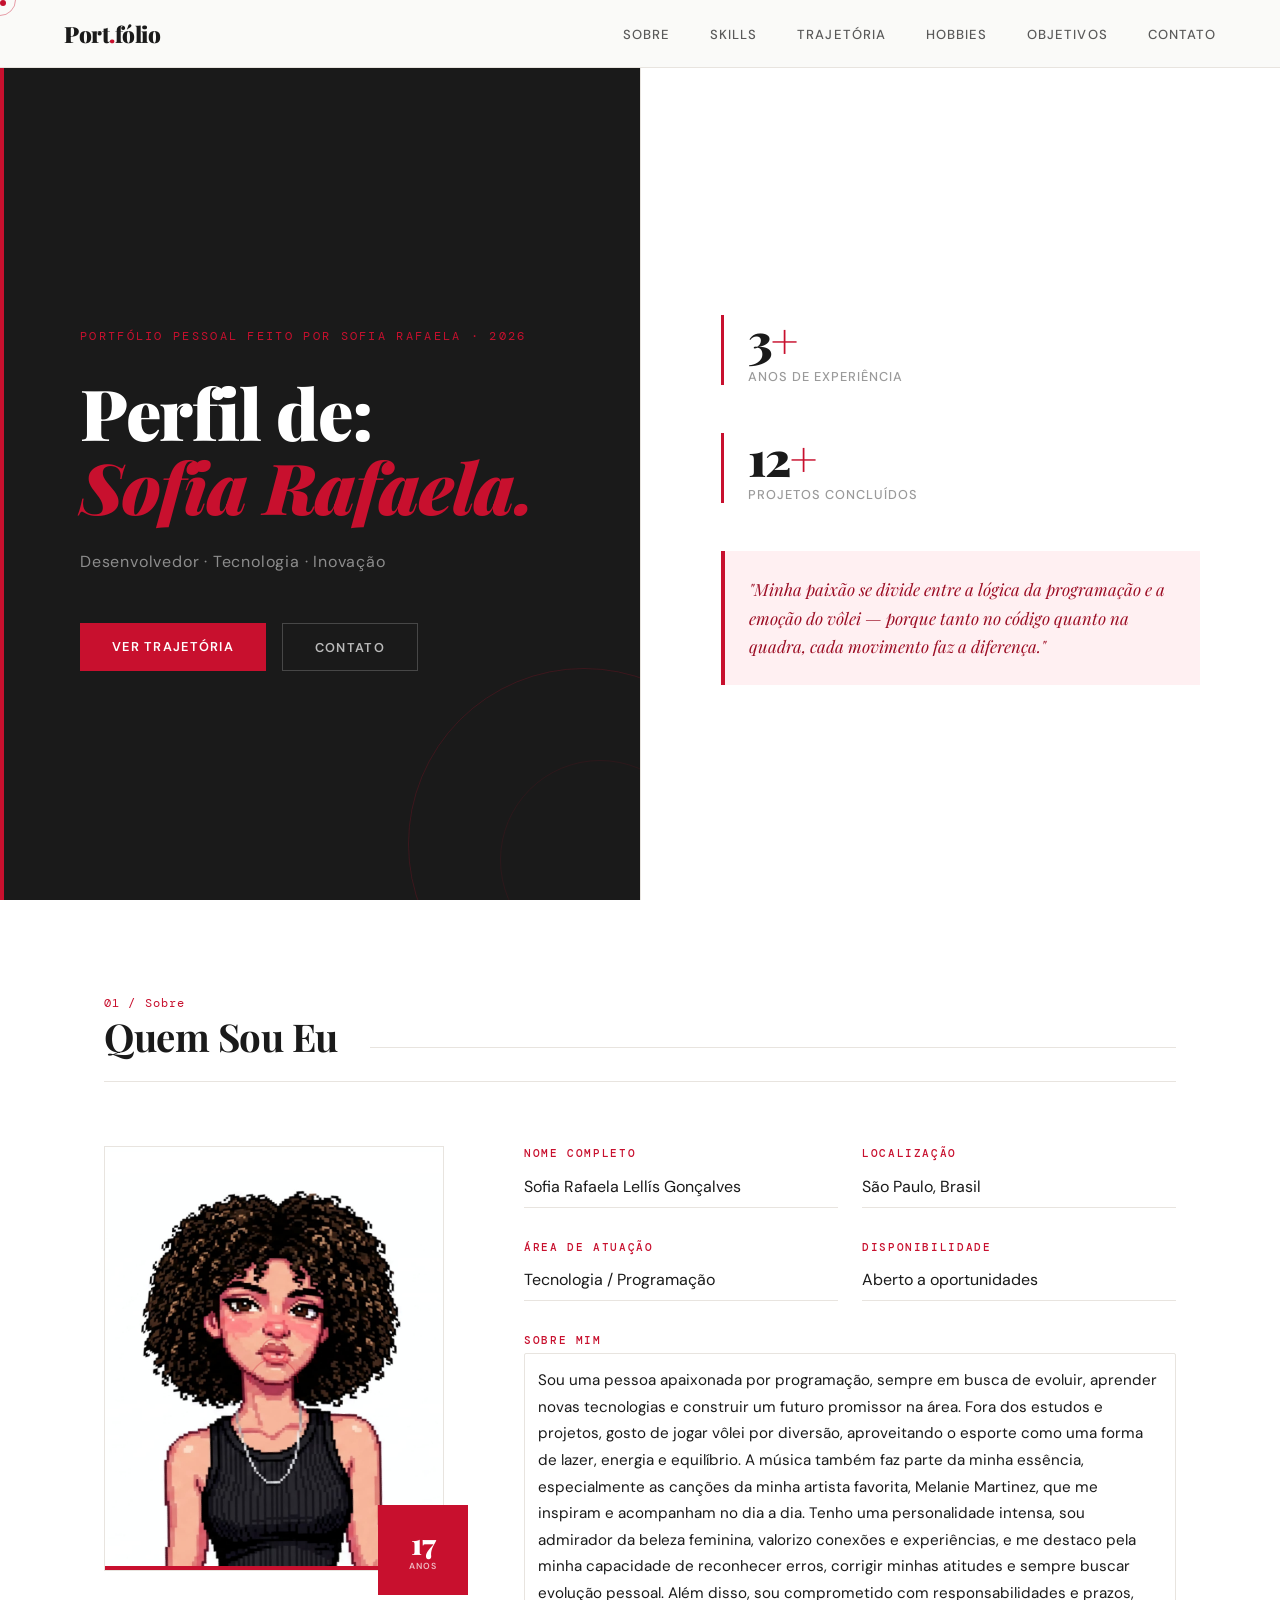
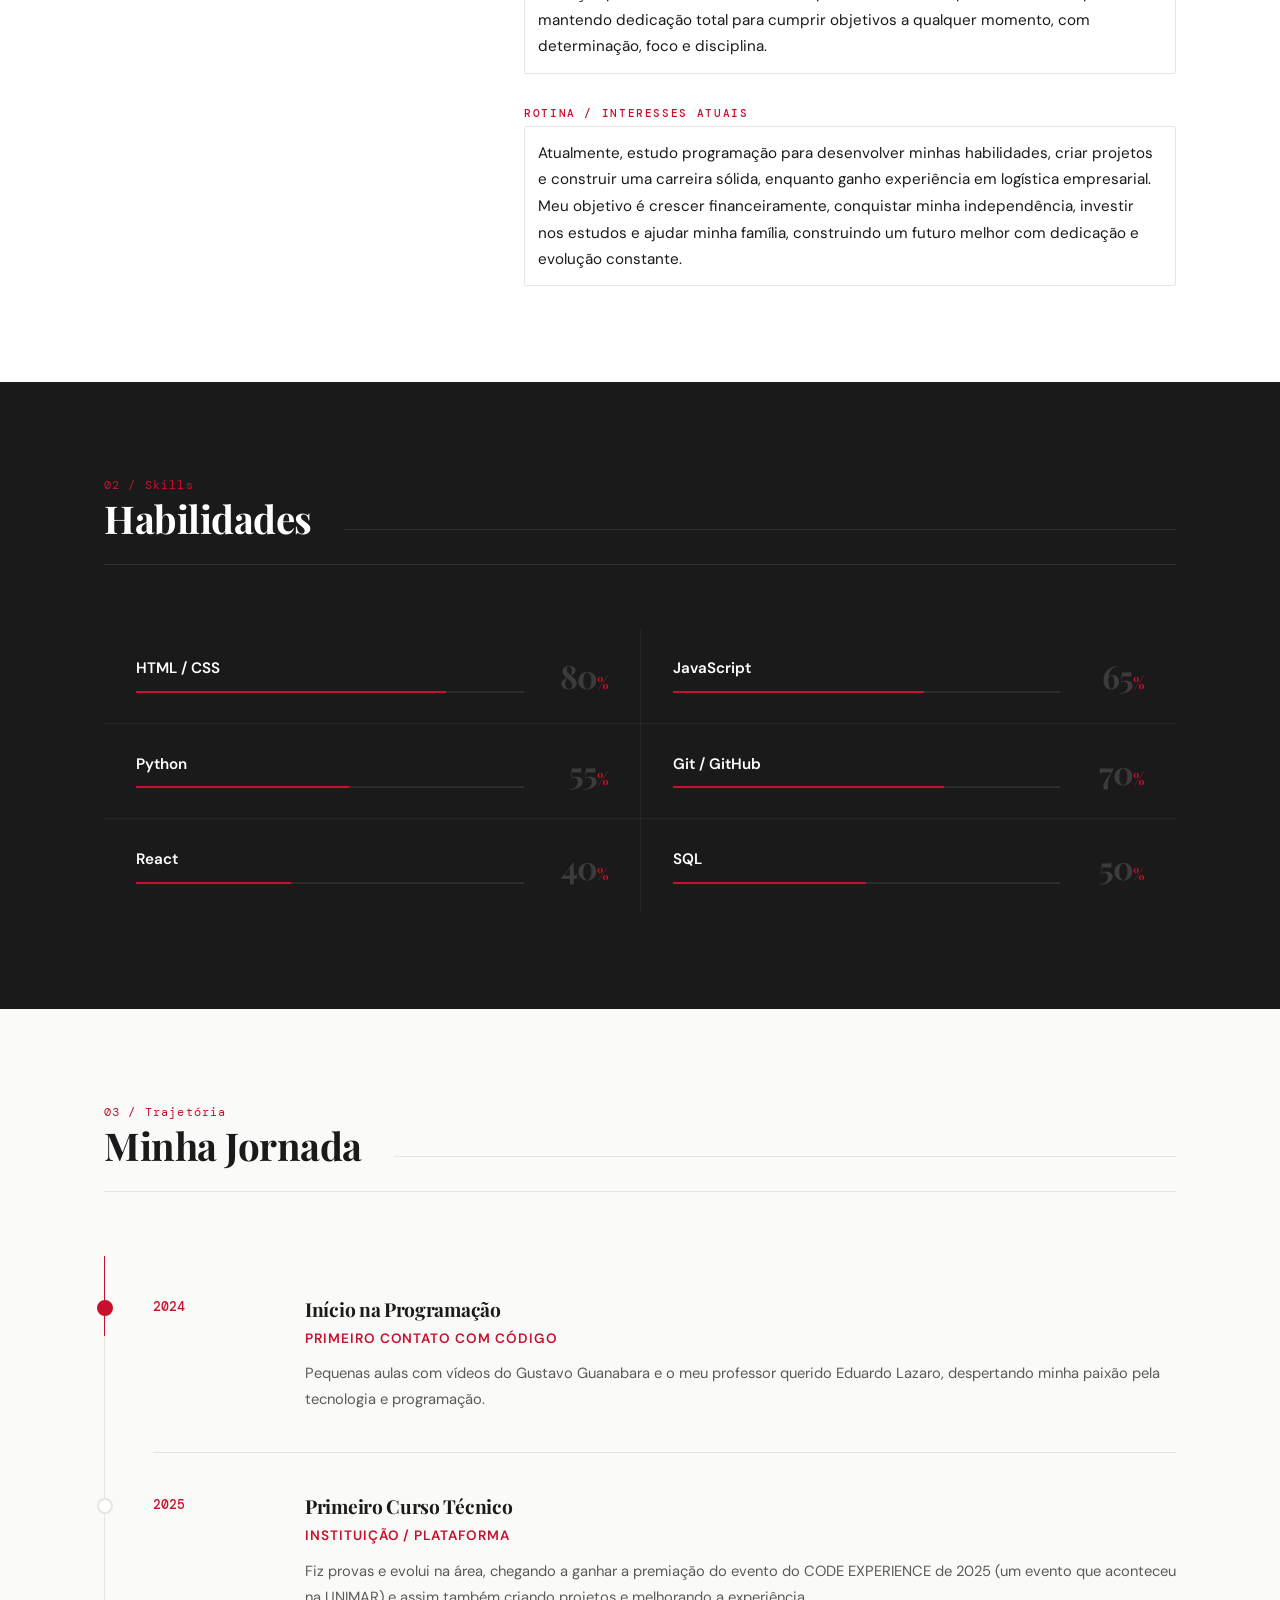
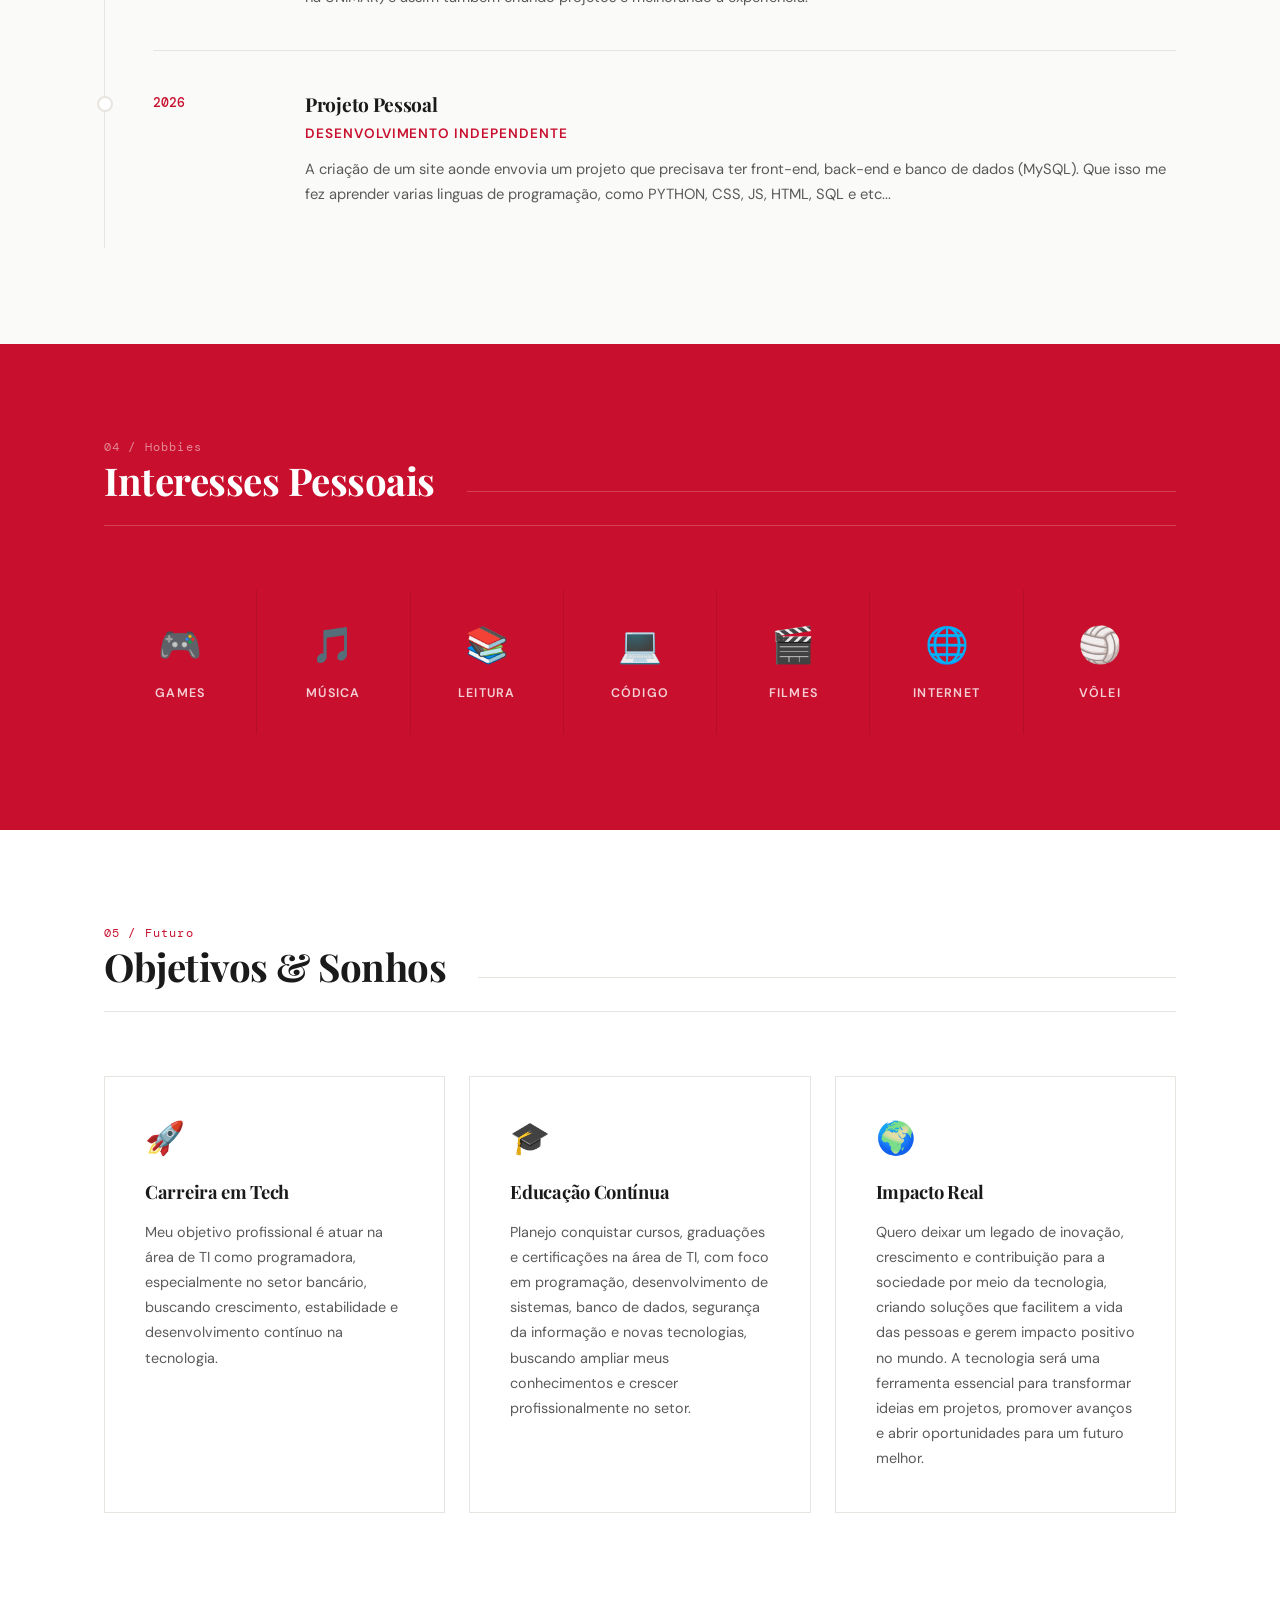
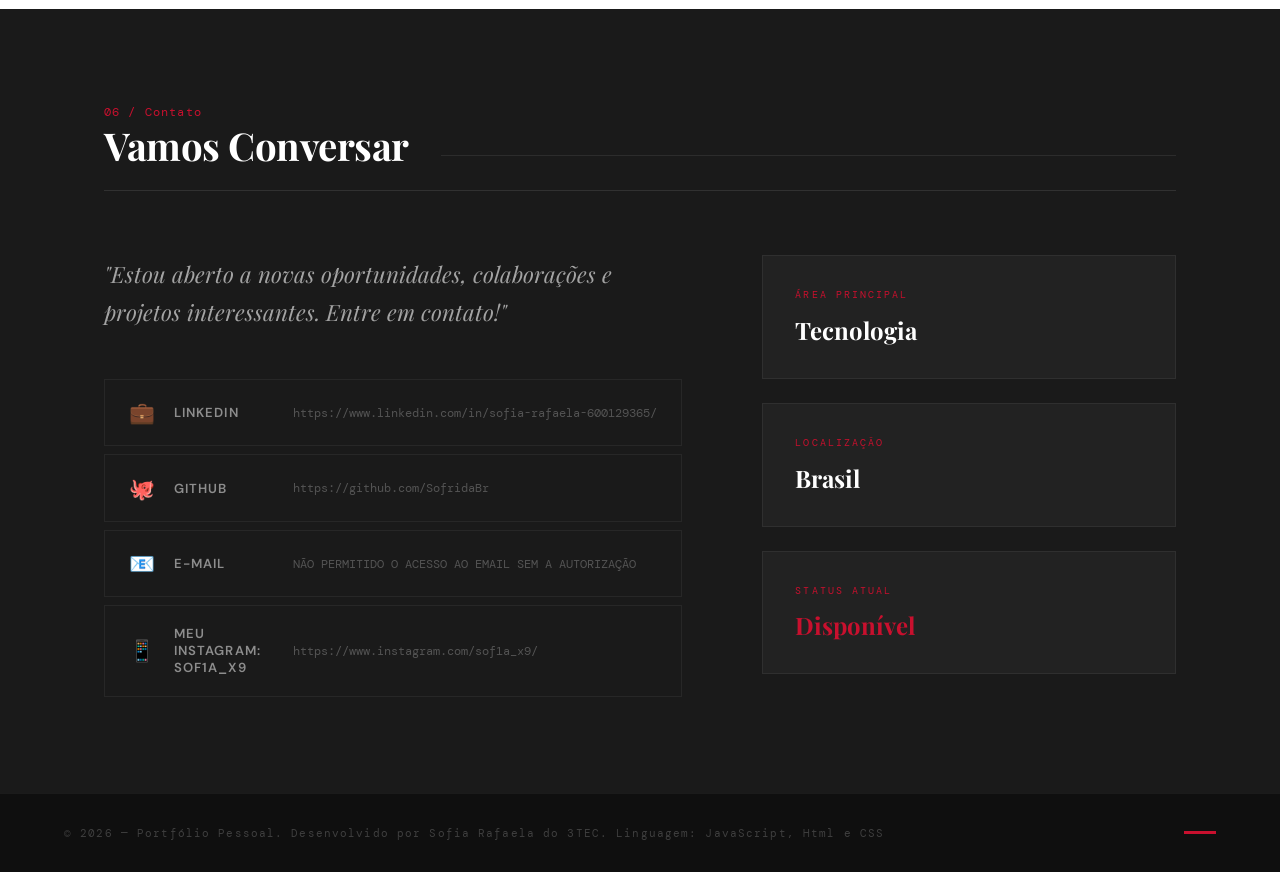
<file: profile-2.0-main/profile vermelho/index.html>
<!DOCTYPE html>
<html lang="pt-BR">
<head>
<meta charset="UTF-8">
<meta name="viewport" content="width=device-width, initial-scale=1.0">
<title>Portfólio Profissional feito pela Sofia</title>
<link href="https://fonts.googleapis.com/css2?family=Playfair+Display:ital,wght@0,400;0,700;0,900;1,400;1,700&family=DM+Sans:wght@300;400;500;600&family=DM+Mono:wght@400;500&display=swap" rel="stylesheet">
<link rel="stylesheet" href="style.css">
</head>
<body>

<!-- Custom cursor -->
<div class="cursor-dot" id="cursorDot"></div>
<div class="cursor-ring" id="cursorRing"></div>

<!-- NAV -->
<nav>
  <a class="logo" href="#hero">Port<span>.</span>fólio</a>
  <ul class="nav-links">
    <li><a href="#sobre">Sobre</a></li>
    <li><a href="#habilidades">Skills</a></li>
    <li><a href="#trajetoria">Trajetória</a></li>
    <li><a href="#hobbies">Hobbies</a></li>
    <li><a href="#objetivos">Objetivos</a></li>
    <li><a href="#contato">Contato</a></li>
  </ul>
</nav>

<!-- HERO -->
<section id="hero">
  <div class="hero-left">
    <div class="ring2"></div>
    <div class="hero-eyebrow">Portfólio Pessoal feito por Sofia Rafaela · 2026</div>
    <h1 class="hero-name">
      Perfil de:
      <em>Sofia Rafaela.</em>
    </h1>
    <div class="hero-role">Desenvolvedor · Tecnologia · Inovação</div>
    <div class="hero-cta">
      <a class="btn-red" href="#trajetoria">Ver Trajetória</a>
      <a class="btn-outline-white" href="#contato">Contato</a>
    </div>
  </div>
  <div class="hero-right">
    <div class="hero-stat">
      <div class="hero-stat-num">3<span>+</span></div>
      <div class="hero-stat-label">Anos de Experiência</div>
    </div>
    <div class="hero-stat">
      <div class="hero-stat-num">12<span>+</span></div>
      <div class="hero-stat-label">Projetos Concluídos</div>
    </div>
    <div class="hero-quote">
      <p>"Minha paixão se divide entre a lógica da programação e a emoção do vôlei — porque tanto no código quanto na quadra, cada movimento faz a diferença."</p>
    </div>
  </div>
</section>

<!-- SOBRE -->
<section id="sobre">
  <div class="section-wrap">
    <div class="sec-header reveal">
      <div><div class="sec-num">01 / Sobre</div><h2 class="sec-title">Quem Sou Eu</h2></div>
      <div class="sec-line"></div>
    </div>
    <div class="about-grid reveal">
      <div class="about-photo-wrap">



        <div class="about-photo">

           <img src="cat.jpg" alt="Foto de perfil" class="profile-img">

          <!-- Substitua o SVG abaixo por: <img src="sua-foto.jpg" alt="Foto"> -->
          <svg viewBox="0 0 64 64" fill="none"><circle cx="32" cy="24" r="12" stroke="#C8102E" stroke-width="1.5"/><path d="M8 56c0-13.3 10.7-24 24-24s24 10.7 24 24" stroke="#C8102E" stroke-width="1.5"/></svg>
        </div>
        <div class="about-badge">
          <div class="about-badge-text">17</div>
          <div class="about-badge-label">Anos</div>
        </div>
      </div>
      <div class="about-fields">
        <div class="field-row">
          <div class="field-group">
            <span class="field-label">Nome Completo</span>
            <span class="field-value">Sofia Rafaela Lellís Gonçalves</span>
          </div>
          <div class="field-group">
            <span class="field-label">Localização</span>
            <span class="field-value">São Paulo, Brasil</span>
          </div>
        </div>
        <div class="field-row">
          <div class="field-group">
            <span class="field-label">Área de Atuação</span>
            <span class="field-value">Tecnologia / Programação</span>
          </div>
          <div class="field-group">
            <span class="field-label">Disponibilidade</span>
            <span class="field-value">Aberto a oportunidades</span>
          </div>
        </div>
        <div class="field-group">
          <span class="field-label">Sobre Mim</span>
          <span class="field-value multiline">Sou uma pessoa apaixonada por programação, sempre em busca de evoluir, aprender novas tecnologias e construir um futuro promissor na área. Fora dos estudos e projetos, gosto de jogar vôlei por diversão, aproveitando o esporte como uma forma de lazer, energia e equilíbrio. A música também faz parte da minha essência, especialmente as canções da minha artista favorita, Melanie Martinez, que me inspiram e acompanham no dia a dia. Tenho uma personalidade intensa, sou admirador da beleza feminina, valorizo conexões e experiências, e me destaco pela minha capacidade de reconhecer erros, corrigir minhas atitudes e sempre buscar evolução pessoal. Além disso, sou comprometido com responsabilidades e prazos, mantendo dedicação total para cumprir objetivos a qualquer momento, com determinação, foco e disciplina.</span>
        </div>
        <div class="field-group">
          <span class="field-label">Rotina / Interesses Atuais</span>
          <span class="field-value multiline">Atualmente, estudo programação para desenvolver minhas habilidades, criar projetos e construir uma carreira sólida, enquanto ganho experiência em logística empresarial. Meu objetivo é crescer financeiramente, conquistar minha independência, investir nos estudos e ajudar minha família, construindo um futuro melhor com dedicação e evolução constante.</span>
        </div>
      </div>
    </div>
  </div>
</section>

<!-- HABILIDADES -->
<section id="habilidades">
  <div class="section-wrap">
    <div class="sec-header reveal">
      <div><div class="sec-num" style="color:var(--red);">02 / Skills</div><h2 class="sec-title" style="color:white;">Habilidades</h2></div>
      <div class="sec-line" style="background:rgba(255,255,255,0.08);"></div>
    </div>
    <div class="skills-columns reveal" id="skills-container">
      <!-- Skills renderizadas via JS abaixo -->
    </div>
  </div>
</section>

<!-- TRAJETÓRIA -->
<section id="trajetoria">
  <div class="section-wrap">
    <div class="sec-header reveal">
      <div><div class="sec-num">03 / Trajetória</div><h2 class="sec-title">Minha Jornada</h2></div>
      <div class="sec-line"></div>
    </div>
    <div class="timeline-wrap">
      <div class="timeline-spine"></div>
      <div class="timeline-items" id="timeline-container"></div>
    </div>
  </div>
</section>

<!-- HOBBIES -->
<section id="hobbies">
  <div class="section-wrap">
    <div class="sec-header reveal">
      <div><div class="sec-num" style="color:rgba(255,255,255,0.5);">04 / Hobbies</div><h2 class="sec-title" style="color:white;">Interesses Pessoais</h2></div>
      <div class="sec-line" style="background:rgba(255,255,255,0.2);"></div>
    </div>
    <div class="hobbies-grid" id="hobbies-container"></div>
  </div>
</section>

<!-- OBJETIVOS -->
<section id="objetivos">
  <div class="section-wrap">
    <div class="sec-header reveal">
      <div><div class="sec-num">05 / Futuro</div><h2 class="sec-title">Objetivos & Sonhos</h2></div>
      <div class="sec-line"></div>
    </div>
    <div class="goals-grid" id="goals-container"></div>
  </div>
</section>

<!-- CONTATO -->
<section id="contato">
  <div class="section-wrap">
    <div class="sec-header reveal">
      <div><div class="sec-num" style="color:var(--red);">06 / Contato</div><h2 class="sec-title" style="color:white;">Vamos Conversar</h2></div>
      <div class="sec-line" style="background:rgba(255,255,255,0.08);"></div>
    </div>
    <div class="contact-layout reveal">
      <div>
        <p class="contact-intro">"Estou aberto a novas oportunidades, colaborações e projetos interessantes. Entre em contato!"</p>
        <div class="links-list" id="links-container"></div>
      </div>
      <div class="contact-aside" id="contact-aside">
        <div class="contact-card">
          <div class="contact-card-label">Área Principal</div>
          <div class="contact-card-value">Tecnologia</div>
        </div>
        <div class="contact-card">
          <div class="contact-card-label">Localização</div>
          <div class="contact-card-value">Brasil</div>
        </div>
        <div class="contact-card">
          <div class="contact-card-label">Status Atual</div>
          <div class="contact-card-value" style="color:var(--red);">Disponível</div>
        </div>
      </div>
    </div>
  </div>
</section>

<footer>
  <span class="footer-copy">© <span id="fyear"></span> — Portfólio Pessoal. Desenvolvido por Sofia Rafaela do 3TEC. Linguagem: JavaScript, Html e CSS</span>
  <div class="footer-red"></div>
</footer>

<script src="script.js"></script>
</body>
</html>
</file>
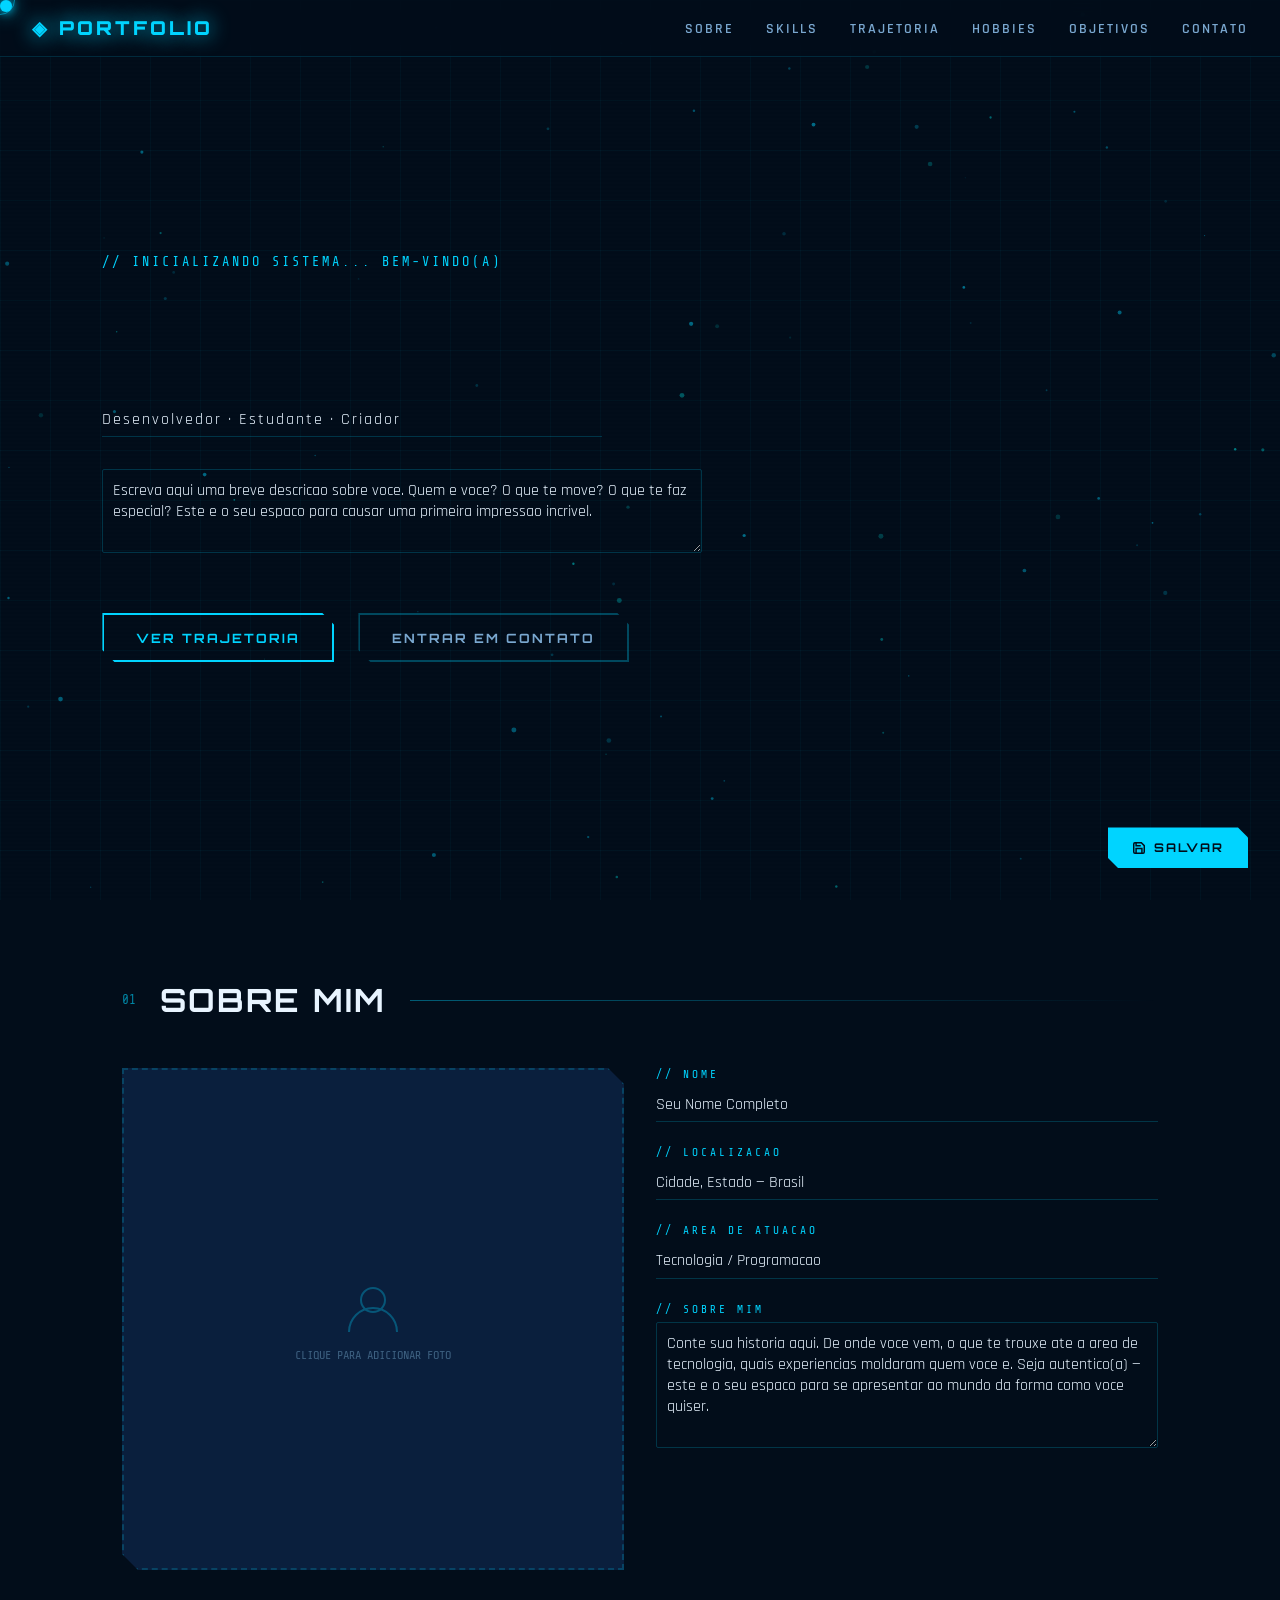
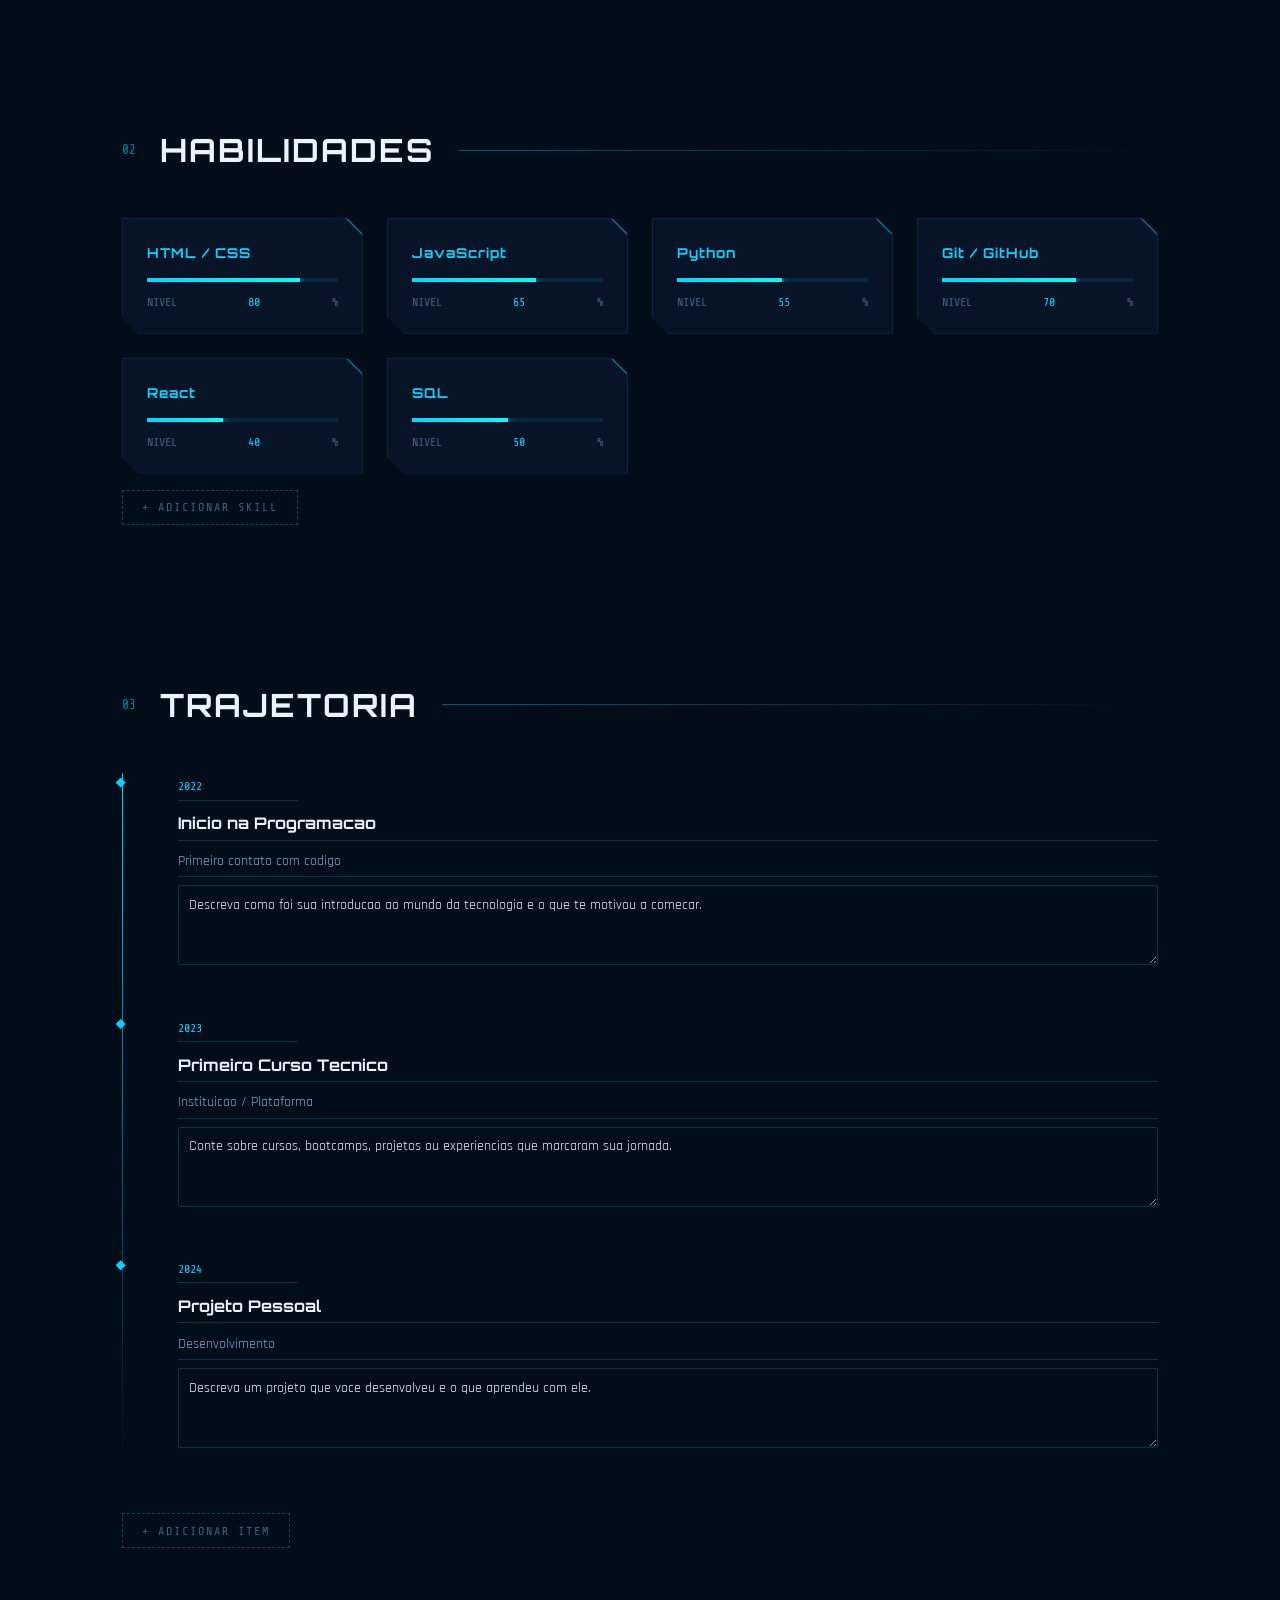
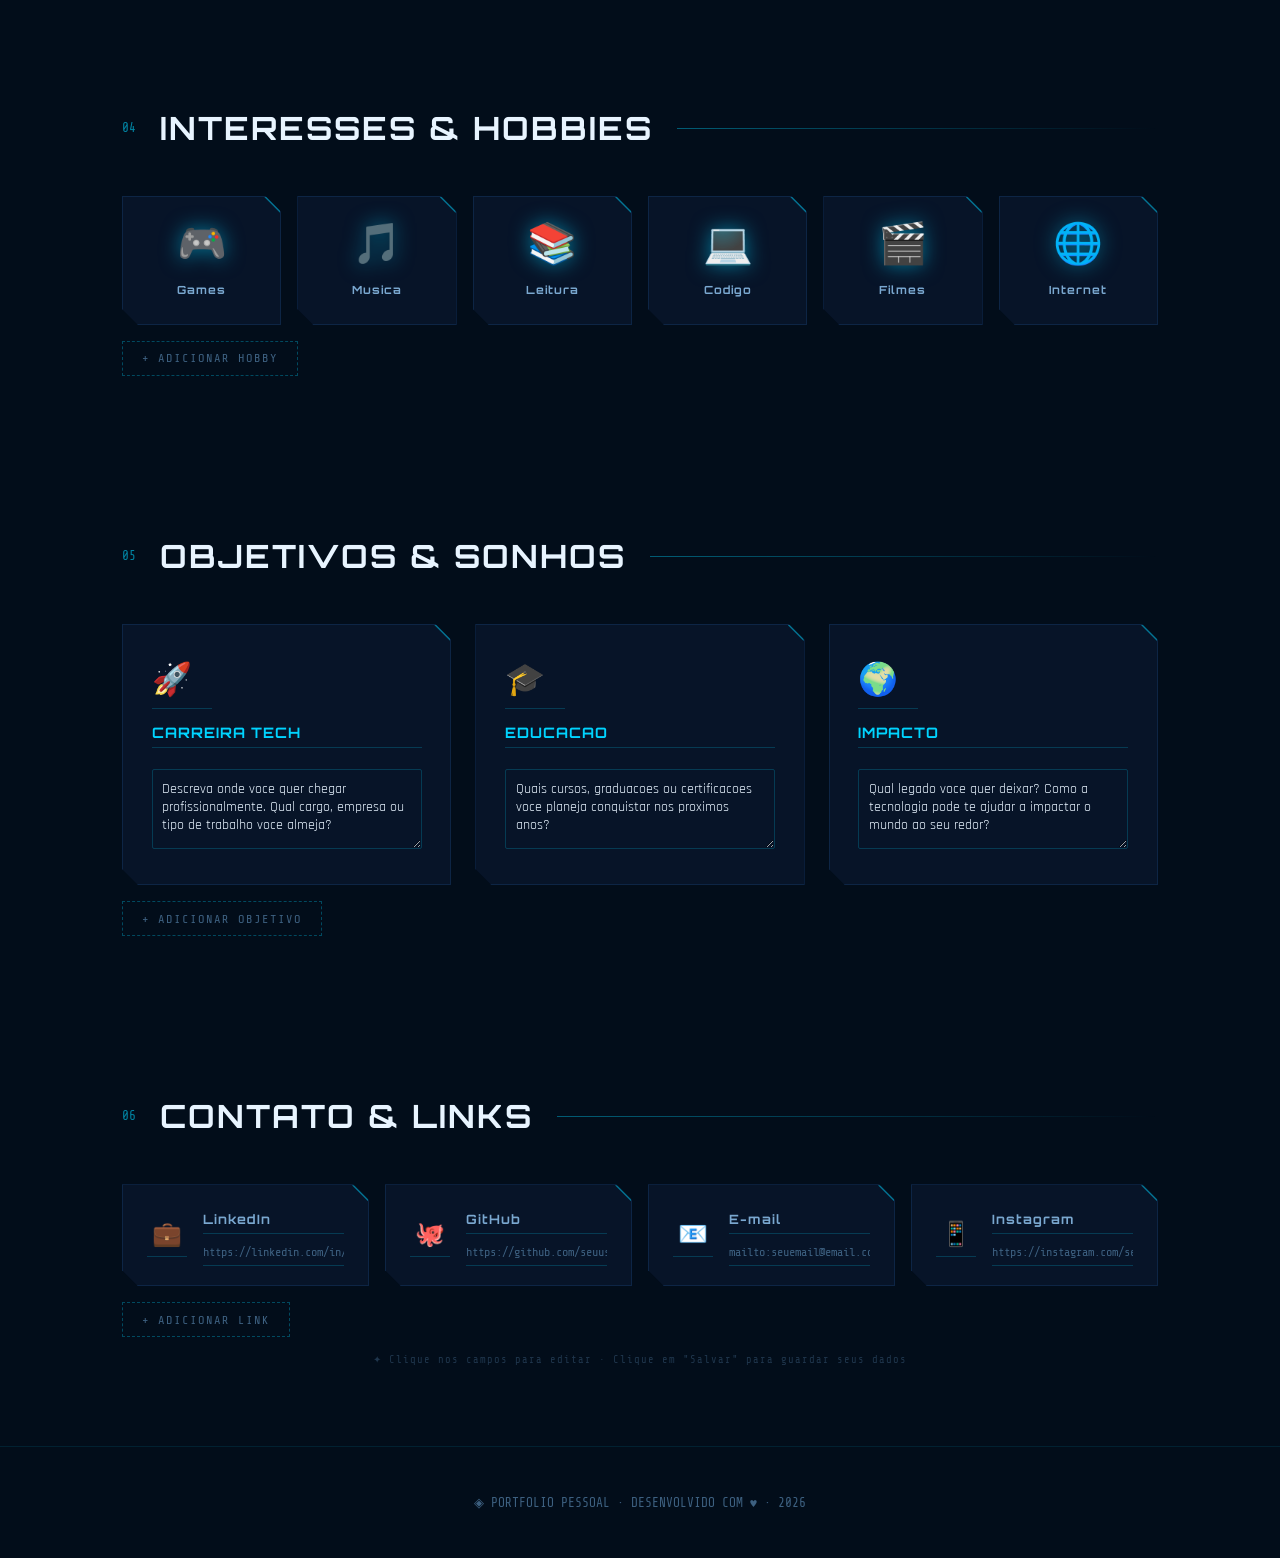
<file: profile-2.0-main/profile_Azul/index.html>
<!DOCTYPE html>
<html lang="pt-BR">
<head>
<meta charset="UTF-8">
<meta name="viewport" content="width=device-width, initial-scale=1.0">
<title>Meu Portfolio</title>
<link href="https://fonts.googleapis.com/css2?family=Orbitron:wght@400;700;900&family=Rajdhani:wght@300;400;500;600;700&family=Share+Tech+Mono&display=swap" rel="stylesheet">
<link rel="stylesheet" href="style.css">
</head>
<body>

<canvas id="particles"></canvas>
<div class="cursor" id="cursor"></div>
<div class="cursor-trail" id="cursor-trail"></div>

<!-- NAV -->
<nav>
  <a class="logo" href="#hero">◈ PORTFOLIO</a>
  <ul class="nav-links">
    <li><a href="#sobre">Sobre</a></li>
    <li><a href="#habilidades">Skills</a></li>
    <li><a href="#trajetoria">Trajetoria</a></li>
    <li><a href="#hobbies">Hobbies</a></li>
    <li><a href="#objetivos">Objetivos</a></li>
    <li><a href="#contato">Contato</a></li>
  </ul>
</nav>

<!-- HERO -->
<section id="hero">
  <div class="hero-tag">// INICIALIZANDO SISTEMA... BEM-VINDO(A)</div>
  <h1 class="hero-name glitch">
    <input class="editable-field hero-name-input" id="hero-name" value="SEU NOME AQUI" />
  </h1>
  <div class="hero-subtitle">
    <input class="editable-field hero-subtitle-input" id="hero-subtitle" value="Desenvolvedor · Estudante · Criador" />
  </div>
  <p class="hero-desc">
    <textarea class="editable-field hero-desc-input" id="hero-desc" rows="3">Escreva aqui uma breve descricao sobre voce. Quem e voce? O que te move? O que te faz especial? Este e o seu espaco para causar uma primeira impressao incrivel.</textarea>
  </p>
  <div class="hero-btns">
    <a class="btn-primary" href="#trajetoria">Ver Trajetoria</a>
    <a class="btn-secondary" href="#contato">Entrar em Contato</a>
  </div>
</section>

<!-- SOBRE -->
<section id="sobre">
  <div class="section-header animate-in">
    <span class="section-num">01</span>
    <h2 class="section-title">SOBRE MIM</h2>
    <div class="section-line"></div>
  </div>
  <div class="about-grid animate-in">
    <div>
      <div class="about-avatar card" id="avatar-box" onclick="document.getElementById('photo-upload').click()" title="Clique para adicionar sua foto">
        <svg viewBox="0 0 64 64" fill="none" xmlns="http://www.w3.org/2000/svg">
          <circle cx="32" cy="24" r="12" stroke="#00d4ff" stroke-width="2"/>
          <path d="M8 56c0-13.3 10.7-24 24-24s24 10.7 24 24" stroke="#00d4ff" stroke-width="2"/>
        </svg>
        <span>CLIQUE PARA ADICIONAR FOTO</span>
        <input type="file" id="photo-upload" accept="image/*" onchange="loadPhoto(event)">
      </div>
    </div>
    <div class="about-content">
      <div class="field-group">
        <label class="field-label">// Nome</label>
        <input class="editable-field" id="about-name" value="Seu Nome Completo" />
      </div>
      <div class="field-group">
        <label class="field-label">// Localizacao</label>
        <input class="editable-field" id="about-local" value="Cidade, Estado — Brasil" />
      </div>
      <div class="field-group">
        <label class="field-label">// Area de Atuacao</label>
        <input class="editable-field" id="about-area" value="Tecnologia / Programacao" />
      </div>
      <div class="field-group">
        <label class="field-label">// Sobre mim</label>
        <textarea class="editable-field" id="about-bio" rows="5">Conte sua historia aqui. De onde voce vem, o que te trouxe ate a area de tecnologia, quais experiencias moldaram quem voce e. Seja autentico(a) — este e o seu espaco para se apresentar ao mundo da forma como voce quiser.</textarea>
      </div>
    </div>
  </div>
</section>

<!-- HABILIDADES -->
<section id="habilidades">
  <div class="section-header animate-in">
    <span class="section-num">02</span>
    <h2 class="section-title">HABILIDADES</h2>
    <div class="section-line"></div>
  </div>
  <div class="skills-grid animate-in" id="skills-container"></div>
  <button class="add-btn" onclick="addSkill()">+ ADICIONAR SKILL</button>
</section>

<!-- TRAJETORIA -->
<section id="trajetoria">
  <div class="section-header animate-in">
    <span class="section-num">03</span>
    <h2 class="section-title">TRAJETORIA</h2>
    <div class="section-line"></div>
  </div>
  <div class="timeline animate-in" id="timeline-container"></div>
  <button class="add-btn" onclick="addTimelineItem()">+ ADICIONAR ITEM</button>
</section>

<!-- HOBBIES -->
<section id="hobbies">
  <div class="section-header animate-in">
    <span class="section-num">04</span>
    <h2 class="section-title">INTERESSES & HOBBIES</h2>
    <div class="section-line"></div>
  </div>
  <div class="hobbies-grid animate-in" id="hobbies-container"></div>
  <button class="add-btn" onclick="addHobby()">+ ADICIONAR HOBBY</button>
</section>

<!-- OBJETIVOS -->
<section id="objetivos">
  <div class="section-header animate-in">
    <span class="section-num">05</span>
    <h2 class="section-title">OBJETIVOS & SONHOS</h2>
    <div class="section-line"></div>
  </div>
  <div class="goals-grid animate-in" id="goals-container"></div>
  <button class="add-btn" onclick="addGoal()">+ ADICIONAR OBJETIVO</button>
</section>

<!-- CONTATO -->
<section id="contato">
  <div class="section-header animate-in">
    <span class="section-num">06</span>
    <h2 class="section-title">CONTATO & LINKS</h2>
    <div class="section-line"></div>
  </div>
  <div class="links-grid animate-in" id="links-container"></div>
  <button class="add-btn" onclick="addLink()">+ ADICIONAR LINK</button>
  <div class="drag-hint">✦ Clique nos campos para editar · Clique em "Salvar" para guardar seus dados</div>
</section>

<footer>
  <p>◈ PORTFOLIO PESSOAL · DESENVOLVIDO COM &hearts; · <span id="footer-year"></span></p>
</footer>

<!-- SAVE BAR -->
<div class="save-bar">
  <div class="save-status" id="save-status">✓ DADOS SALVOS</div>
  <button class="save-btn" onclick="saveData()">
    <svg width="14" height="14" viewBox="0 0 24 24" fill="none" stroke="currentColor" stroke-width="2.5"><path d="M19 21H5a2 2 0 01-2-2V5a2 2 0 012-2h11l5 5v11a2 2 0 01-2 2z"/><polyline points="17,21 17,13 7,13 7,21"/><polyline points="7,3 7,8 15,8"/></svg>
    SALVAR
  </button>
</div>

<script src="script.js"></script>
</body>
</html>
</file>
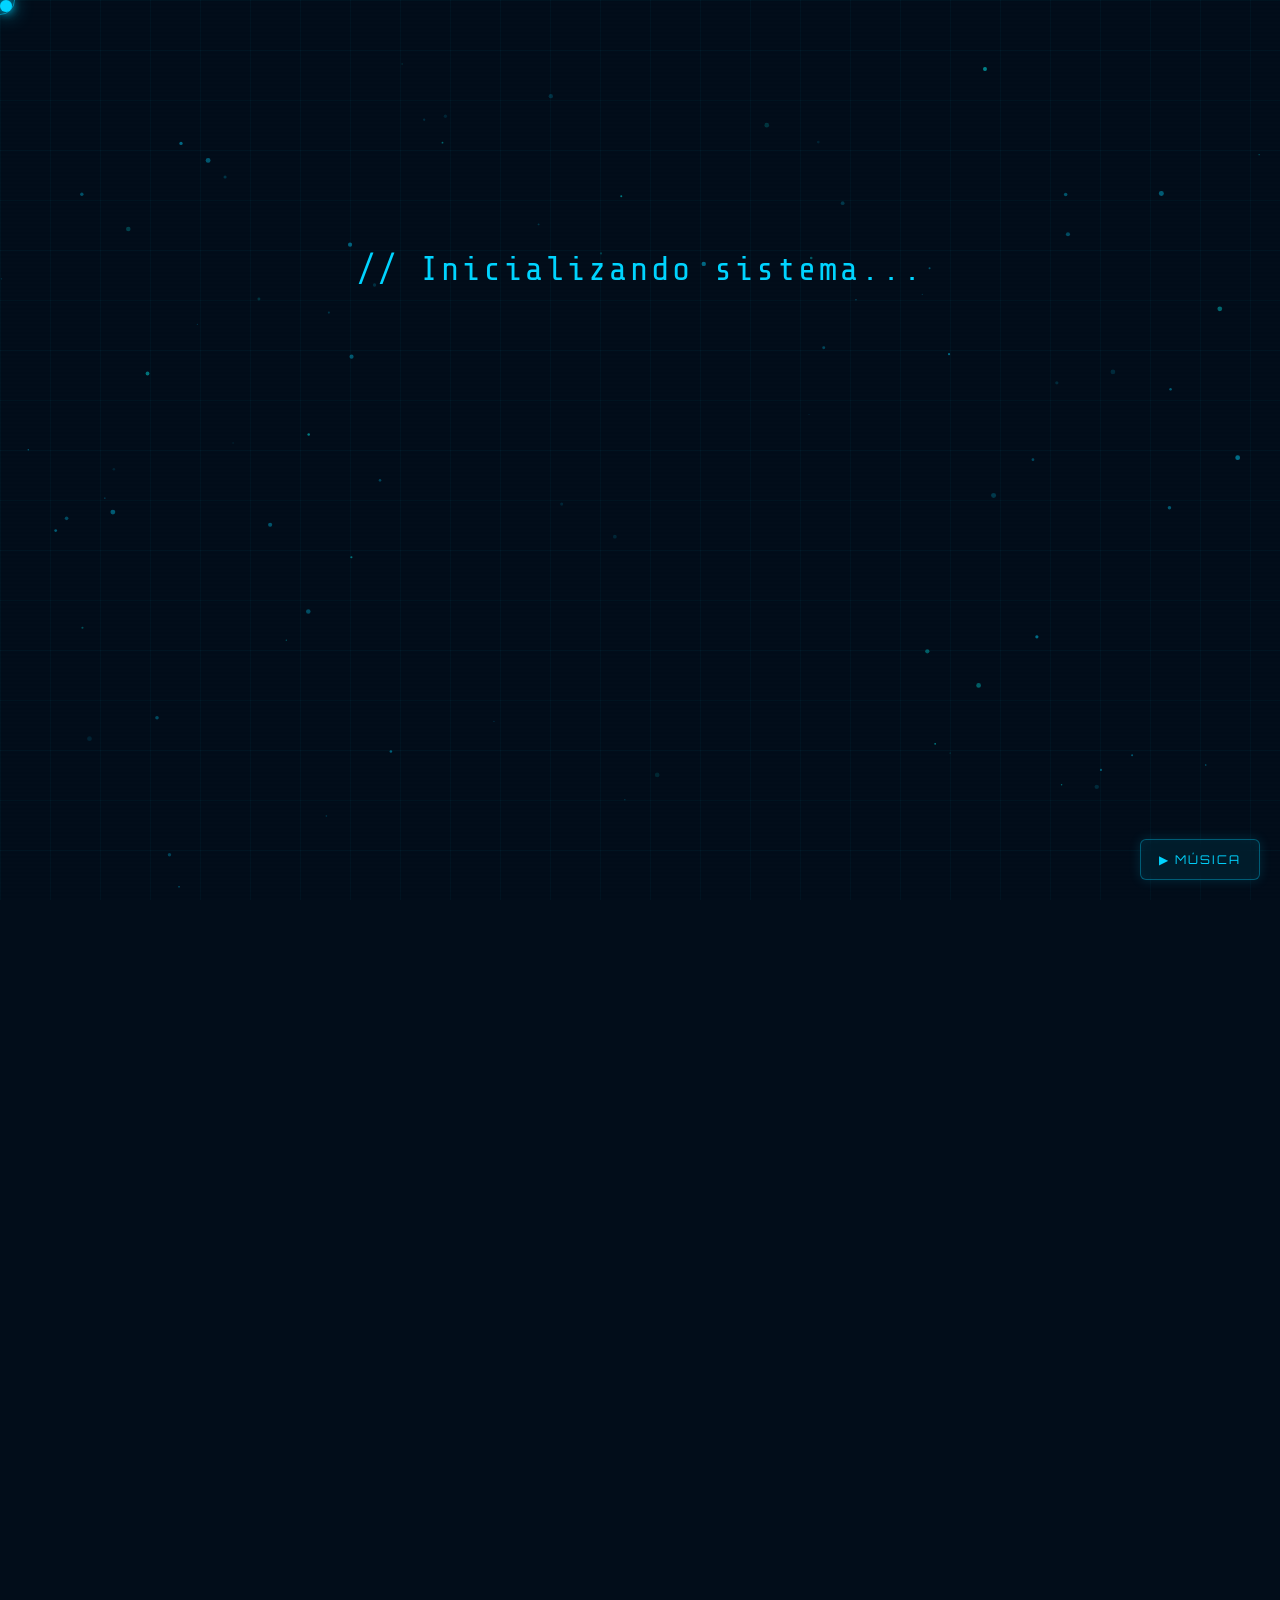
<file: profile-2.0-main/projeto_azul_atual/index.html>
<!DOCTYPE html>
<html lang="pt-BR">

<head>
  <meta charset="UTF-8">
  <meta name="viewport" content="width=device-width, initial-scale=1.0">
  <title>Portfólio — Sofia Rafaela</title>
  <link
    href="https://fonts.googleapis.com/css2?family=Orbitron:wght@400;700;900&family=Rajdhani:wght@300;400;500;600;700&family=Share+Tech+Mono&display=swap"
    rel="stylesheet">
  <style>
    #music-toggle {
      position: fixed;
      bottom: 20px;
      right: 20px;
      z-index: 9999;

      padding: 12px 18px;
      background: rgba(0, 212, 255, 0.08);
      border: 1px solid rgba(0, 212, 255, 0.35);
      color: var(--neon-blue);

      font-family: 'Orbitron', monospace;
      font-size: 0.75rem;
      letter-spacing: 2px;
      text-transform: uppercase;

      cursor: pointer;
      backdrop-filter: blur(10px);
      border-radius: 6px;

      box-shadow:
        0 0 12px rgba(0, 212, 255, 0.15),
        inset 0 0 8px rgba(0, 212, 255, 0.05);

      transition: all 0.3s ease;
    }

    #music-toggle:hover {
      background: rgba(0, 212, 255, 0.15);
      box-shadow:
        0 0 20px rgba(0, 212, 255, 0.35),
        inset 0 0 10px rgba(0, 212, 255, 0.08);
      transform: scale(1.05);
    }

    /* BOOT LOADER */

    /* HERO CONTENT BOOT HIDE */
    body.loading .hero-subtitle,
    body.loading .hero-desc,
    body.loading .hero-btns {
      opacity: 0 !important;
      visibility: hidden;
    }

    body.loaded .hero-subtitle,
    body.loaded .hero-desc,
    body.loaded .hero-btns {
      visibility: visible;
      animation: heroReveal 1s ease forwards;
    }

    body.loaded .hero-subtitle {
      animation-delay: 0.3s;
    }

    body.loaded .hero-desc {
      animation-delay: 0.6s;
    }

    body.loaded .hero-btns {
      animation-delay: 0.9s;
    }

    @keyframes heroReveal {
      from {
        opacity: 0;
        transform: translateY(25px);
      }

      to {
        opacity: 1;
        transform: translateY(0);
      }
    }



    body.loading nav,
    body.loading section:not(#hero),
    body.loading footer {
      opacity: 0;
      visibility: hidden;
    }

    /* Navbar com animação separada */
    body.loaded nav {
      visibility: visible;
      opacity: 0;
      animation: bootNavReveal 1s ease forwards;
      animation-delay: 0.2s;
    }

    /* Conteúdo geral */
    body.loaded section,
    body.loaded footer {
      visibility: visible;
      opacity: 0;
      animation: bootContentReveal 1.2s ease forwards;
      animation-delay: 0.4s;
    }

    @keyframes bootNavReveal {
      from {
        opacity: 0;
        transform: translateY(-60px);
      }

      to {
        opacity: 1;
        transform: translateY(0);
      }
    }

    @keyframes bootContentReveal {
      from {
        opacity: 0;
        transform: translateY(25px);
      }

      to {
        opacity: 1;
        transform: translateY(0);
      }
    }



    :root {
      --neon-blue: #00d4ff;
      --neon-cyan: #00ffff;
      --neon-purple: #7b2fff;
      --neon-pink: #ff2fff;
      --dark-bg: #020d1a;
      --dark-card: #071428;
      --dark-surface: #0a1f3d;
      --dark-border: #0d2545;
      --text-primary: #e8f4ff;
      --text-secondary: #7aa8d0;
      --text-muted: #3d6080;
      --grid-color: rgba(0, 212, 255, 0.04);
    }

    * {
      margin: 0;
      padding: 0;
      box-sizing: border-box;
    }

    html {
      scroll-behavior: smooth;
    }

    body {
      font-family: 'Rajdhani', sans-serif;
      background: var(--dark-bg);
      color: var(--text-primary);
      overflow-x: hidden;
      cursor: none;
    }

    /* CURSOR */
    .cursor {
      width: 12px;
      height: 12px;
      background: var(--neon-blue);
      border-radius: 50%;
      position: fixed;
      pointer-events: none;
      z-index: 9999;
      transition: transform 0.1s;
      box-shadow: 0 0 10px var(--neon-blue), 0 0 20px var(--neon-blue);
    }

    .cursor-trail {
      width: 30px;
      height: 30px;
      border: 1px solid var(--neon-blue);
      border-radius: 50%;
      position: fixed;
      pointer-events: none;
      z-index: 9998;
      transition: all 0.15s ease;
      opacity: 0.5;
    }

    /* GRID BACKGROUND */
    body::before {
      content: '';
      position: fixed;
      inset: 0;
      background-image:
        linear-gradient(var(--grid-color) 1px, transparent 1px),
        linear-gradient(90deg, var(--grid-color) 1px, transparent 1px);
      background-size: 50px 50px;
      z-index: 0;
      pointer-events: none;
    }

    /* SCANLINES */
    body::after {
      content: '';
      position: fixed;
      inset: 0;
      background: repeating-linear-gradient(0deg,
          transparent,
          transparent 2px,
          rgba(0, 0, 0, 0.03) 2px,
          rgba(0, 0, 0, 0.03) 4px);
      z-index: 1;
      pointer-events: none;
    }

    /* NAV */
    nav {
      position: fixed;
      top: 0;
      left: 0;
      right: 0;
      z-index: 100;
      padding: 1rem 2rem;
      display: flex;
      justify-content: space-between;
      align-items: center;
      background: rgba(2, 13, 26, 0.85);
      backdrop-filter: blur(12px);
      border-bottom: 1px solid rgba(0, 212, 255, 0.15);
      animation: slideDown 0.6s ease both;
    }

    @keyframes slideDown {
      from {
        transform: translateY(-100%);
        opacity: 0;
      }

      to {
        transform: translateY(0);
        opacity: 1;
      }
    }

    .logo {
      font-family: 'Orbitron', monospace;
      font-size: 1.2rem;
      font-weight: 900;
      color: var(--neon-blue);
      text-shadow: 0 0 20px var(--neon-blue);
      letter-spacing: 3px;
      cursor: pointer;
      transition: all 0.3s;
      text-decoration: none;
    }

    .logo:hover {
      text-shadow: 0 0 30px var(--neon-blue), 0 0 60px var(--neon-blue);
    }

    .nav-links {
      display: flex;
      gap: 2rem;
      list-style: none;
    }

    .nav-links a {
      font-family: 'Rajdhani', sans-serif;
      font-size: 0.9rem;
      font-weight: 600;
      letter-spacing: 2px;
      text-transform: uppercase;
      color: var(--text-secondary);
      text-decoration: none;
      transition: all 0.3s;
      position: relative;
    }

    .nav-links a::after {
      content: '';
      position: absolute;
      bottom: -4px;
      left: 0;
      right: 0;
      height: 1px;
      background: var(--neon-blue);
      transform: scaleX(0);
      transition: transform 0.3s;
      box-shadow: 0 0 8px var(--neon-blue);
    }

    .nav-links a:hover {
      color: var(--neon-blue);
    }

    .nav-links a:hover::after {
      transform: scaleX(1);
    }

    /* SECTIONS */
    section {
      position: relative;
      z-index: 2;
      padding: 5rem 2rem;
      max-width: 1100px;
      margin: 0 auto;
    }

    /* HERO */
    #hero {

      min-height: 100vh;
      display: flex;
      flex-direction: column;
      justify-content: center;
      align-items: center;
      text-align: center;
      padding-top: 6rem;
      max-width: 100%;
      padding-left: 8%;
      padding-right: 8%;

    }

    .hero-tag {

      font-family: 'Share Tech Mono', monospace;
      font-size: 2.1rem;
      color: var(--neon-blue);
      letter-spacing: 3px;
      margin-bottom: 1.5rem;
      opacity: 0;
      animation: fadeUp 0.8s 0.3s forwards;
    }

    .hero-name {
      font-family: 'Orbitron', monospace;
      font-size: clamp(2.5rem, 7vw, 5.5rem);
      font-weight: 900;
      line-height: 1.05;
      margin-bottom: 1rem;
      opacity: 0;
      animation: fadeUp 0.8s 0.5s forwards;
      color: var(--neon-blue);
      text-shadow: 0 0 30px var(--neon-blue), 0 0 60px rgba(0, 212, 255, 0.3);
    }

    .hero-subtitle {
      font-size: 1.3rem;
      font-weight: 500;
      color: var(--text-secondary);
      letter-spacing: 2px;
      margin-bottom: 2rem;
      opacity: 0;
      animation: fadeUp 0.8s 0.7s forwards;
    }

    .hero-desc {
      font-size: 1.05rem;
      line-height: 1.8;
      color: var(--text-secondary);
      max-width: 600px;
      margin-bottom: 3rem;
      opacity: 0;
      animation: fadeUp 0.8s 0.9s forwards;
    }

    .hero-btns {
      display: flex;
      gap: 1.5rem;
      flex-wrap: wrap;
      opacity: 0;
      animation: fadeUp 0.8s 1.1s forwards;
    }

    .btn-primary {
      font-family: 'Orbitron', monospace;
      font-size: 0.8rem;
      font-weight: 700;
      letter-spacing: 2px;
      text-transform: uppercase;
      padding: 0.9rem 2rem;
      background: transparent;
      border: 2px solid var(--neon-blue);
      color: var(--neon-blue);
      text-decoration: none;
      cursor: pointer;
      transition: all 0.3s;
      position: relative;
      overflow: hidden;
      clip-path: polygon(0 0, calc(100% - 12px) 0, 100% 12px, 100% 100%, 12px 100%, 0 calc(100% - 12px));
      display: inline-block;
    }

    .btn-primary::before {
      content: '';
      position: absolute;
      inset: 0;
      background: var(--neon-blue);
      transform: translateX(-100%);
      transition: transform 0.3s;
      z-index: -1;
    }

    .btn-primary:hover {
      color: var(--dark-bg);
      box-shadow: 0 0 30px rgba(0, 212, 255, 0.4);
    }

    .btn-primary:hover::before {
      transform: translateX(0);
    }

    .btn-secondary {
      font-family: 'Orbitron', monospace;
      font-size: 0.8rem;
      font-weight: 700;
      letter-spacing: 2px;
      text-transform: uppercase;
      padding: 0.9rem 2rem;
      background: transparent;
      border: 2px solid rgba(0, 212, 255, 0.3);
      color: var(--text-secondary);
      text-decoration: none;
      cursor: pointer;
      transition: all 0.3s;
      clip-path: polygon(0 0, calc(100% - 12px) 0, 100% 12px, 100% 100%, 12px 100%, 0 calc(100% - 12px));
      display: inline-block;
    }

    .btn-secondary:hover {
      border-color: var(--neon-blue);
      color: var(--neon-blue);
    }

    /* SECTION HEADER */
    .section-header {
      display: flex;
      align-items: center;
      gap: 1.5rem;
      margin-bottom: 3rem;
    }

    .section-num {
      font-family: 'Share Tech Mono', monospace;
      font-size: 0.8rem;
      color: var(--neon-blue);
      opacity: 0.6;
    }

    .section-title {
      font-family: 'Orbitron', monospace;
      font-size: clamp(1.4rem, 3vw, 2rem);
      font-weight: 700;
      color: var(--text-primary);
      letter-spacing: 2px;
    }

    .section-line {
      flex: 1;
      height: 1px;
      background: linear-gradient(90deg, rgba(0, 212, 255, 0.4), transparent);
    }

    /* CARDS */
    .card {
      background: var(--dark-card);
      border: 1px solid var(--dark-border);
      padding: 2rem;
      transition: all 0.3s;
      position: relative;
      overflow: hidden;
      clip-path: polygon(0 0, calc(100% - 16px) 0, 100% 16px, 100% 100%, 16px 100%, 0 calc(100% - 16px));
    }

    .card::before {
      content: '';
      position: absolute;
      inset: 0;
      background: linear-gradient(135deg, rgba(0, 212, 255, 0.03), transparent);
      opacity: 0;
      transition: opacity 0.3s;
    }

    .card:hover {
      border-color: rgba(0, 212, 255, 0.4);
      transform: translateY(-4px);
    }

    .card:hover::before {
      opacity: 1;
    }

    .card-corner {
      position: absolute;
      top: 0;
      right: 0;
      width: 16px;
      height: 16px;
      background: var(--neon-blue);
      clip-path: polygon(0 0, 100% 100%, 100% 0);
      opacity: 0.5;
    }

    /* ABOUT */
    .about-grid {
      display: grid;
      grid-template-columns: 1fr 1fr;
      gap: 2rem;
    }

    @media (max-width: 700px) {
      .about-grid {
        grid-template-columns: 1fr;
      }
    }

    .about-avatar {
      aspect-ratio: 1;
      background: var(--dark-surface);
      border: 2px solid rgba(0, 212, 255, 0.2);
      display: flex;
      align-items: center;
      justify-content: center;
      flex-direction: column;
      gap: 0.5rem;
      position: relative;
      overflow: hidden;
    }

    .about-avatar img {
      width: 100%;
      height: 100%;
      object-fit: cover;
      position: absolute;
      inset: 0;
    }

    .about-avatar svg {
      width: 64px;
      height: 64px;
      opacity: 0.3;
    }

    .about-content {
      display: flex;
      flex-direction: column;
      gap: 1.5rem;
    }

    .field-group {
      display: flex;
      flex-direction: column;
      gap: 0.4rem;
    }

    .field-label {
      font-family: 'Share Tech Mono', monospace;
      font-size: 0.85rem;
      letter-spacing: 3px;
      color: var(--neon-blue);
      text-transform: uppercase;
    }

    .field-value {
      font-size: 1rem;
      color: var(--text-primary);
      padding: 0.4rem 0;
      border-bottom: 1px solid rgba(0, 212, 255, 0.2);
      font-family: 'Rajdhani', sans-serif;
      line-height: 1.6;
    }

    .field-value.multiline {
      border: 1px solid rgba(0, 212, 255, 0.2);
      padding: 1.2rem 1.5rem;
      border-radius: 2px;
      font-size: 1rem;
      line-height: 2;
      white-space: normal;
      text-align: center;
      display: flex;
      align-items: center;
      justify-content: center;
      min-height: 180px;
    }


    /* SKILLS */
    .skills-grid {
      display: grid;
      grid-template-columns: repeat(auto-fit, minmax(200px, 1fr));
      gap: 1.5rem;
    }

    .skill-card {
      padding: 1.5rem;
    }

    .skill-name-label {
      font-family: 'Orbitron', monospace;
      font-size: 0.85rem;
      font-weight: 700;
      letter-spacing: 1px;
      margin-bottom: 1rem;
      color: var(--neon-blue);
    }

    .skill-bar-wrap {
      height: 4px;
      background: rgba(0, 212, 255, 0.1);
      margin-bottom: 0.8rem;
      position: relative;
      overflow: hidden;
    }

    .skill-bar {
      height: 100%;
      background: linear-gradient(90deg, var(--neon-blue), var(--neon-cyan));
      box-shadow: 0 0 10px var(--neon-blue);
      transition: width 1.5s cubic-bezier(0.4, 0, 0.2, 1);
      width: 0;
    }

    .skill-level-label {
      font-family: 'Share Tech Mono', monospace;
      font-size: 0.75rem;
      color: var(--text-muted);
      display: flex;
      justify-content: space-between;
    }

    /* TIMELINE */
    .timeline {
      position: relative;
      padding-left: 2rem;
    }

    .timeline::before {
      content: '';
      position: absolute;
      left: 0;
      top: 0;
      bottom: 0;
      width: 1px;
      background: linear-gradient(180deg, var(--neon-blue), transparent);
    }

    .timeline-item {
      position: relative;
      margin-bottom: 2.5rem;
      padding-left: 1.5rem;
      opacity: 0;
      transform: translateX(-20px);
      transition: opacity 0.6s ease, transform 0.6s ease;
    }

    .timeline-item.in {
      opacity: 1;
      transform: translateX(0);
    }

    .timeline-item::before {
      content: '';
      position: absolute;
      left: -2.4rem;
      top: 0.3rem;
      width: 10px;
      height: 10px;
      background: var(--neon-blue);
      box-shadow: 0 0 15px var(--neon-blue);
      clip-path: polygon(50% 0, 100% 50%, 50% 100%, 0 50%);
    }

    .timeline-date {
      font-family: 'Share Tech Mono', monospace;
      font-size: 0.75rem;
      color: var(--neon-blue);
      margin-bottom: 0.4rem;
    }

    .timeline-title {
      font-family: 'Orbitron', monospace;
      font-size: 1rem;
      font-weight: 700;
      margin-bottom: 0.3rem;
    }

    .timeline-sub {
      font-size: 0.9rem;
      color: var(--text-secondary);
      margin-bottom: 0.5rem;
    }

    .timeline-desc {
      font-size: 0.95rem;
      color: var(--text-muted);
      line-height: 1.7;
    }

    /* HOBBIES */
    .hobbies-grid {
      display: grid;
      grid-template-columns: repeat(auto-fit, minmax(140px, 1fr));
      gap: 1rem;
    }

    .hobby-card {
      padding: 1.5rem 1rem;
      text-align: center;
      transition: all 0.3s;
      opacity: 0;
      transform: translateY(16px);
    }

    .hobby-card.in {
      opacity: 1;
      transform: translateY(0);
    }

    .hobby-card:hover {
      transform: scale(1.05);
      border-color: rgba(0, 212, 255, 0.4);
    }

    .hobby-icon {
      font-size: 2.5rem;
      margin-bottom: 0.8rem;
      display: block;
      filter: drop-shadow(0 0 10px rgba(0, 212, 255, 0.5));
    }

    .hobby-name-label {
      font-family: 'Orbitron', monospace;
      font-size: 0.7rem;
      font-weight: 700;
      letter-spacing: 1px;
      color: var(--text-secondary);
    }

    /* GOALS */
    .goals-grid {
      display: grid;
      grid-template-columns: repeat(auto-fit, minmax(260px, 1fr));
      gap: 1.5rem;
    }

    .goal-card {
      padding: 1.8rem;
      opacity: 0;
      transform: translateY(20px);
      transition: opacity 0.6s ease, transform 0.6s ease;
    }

    .goal-card.in {
      opacity: 1;
      transform: translateY(0);
    }

    .goal-icon {
      font-size: 2rem;
      margin-bottom: 1rem;
      display: block;
    }

    .goal-title {
      font-family: 'Orbitron', monospace;
      font-size: 0.9rem;
      font-weight: 700;
      color: var(--neon-blue);
      margin-bottom: 0.8rem;
      letter-spacing: 1px;
    }

    .goal-desc {
      font-size: 0.95rem;
      color: var(--text-muted);
      line-height: 1.7;
    }

    /* CONTACT / LINKS */
    .links-grid {
      display: grid;
      grid-template-columns: repeat(auto-fit, minmax(200px, 1fr));
      gap: 1rem;
    }

    .link-card {
      padding: 1.2rem 1.5rem;
      display: flex;
      align-items: center;
      gap: 1rem;
      text-decoration: none;
      color: inherit;
      transition: all 0.3s;
      opacity: 0;
      transform: translateX(-10px);
    }

    .link-card.in {
      opacity: 1;
      transform: translateX(0);
    }

    .link-card:hover {
      transform: translateX(8px);
      border-color: rgba(0, 212, 255, 0.5);
    }

    .link-icon {
      font-size: 1.5rem;
    }

    .link-info {
      flex: 1;
    }

    .link-label {
      font-family: 'Orbitron', monospace;
      font-size: 0.8rem;
      font-weight: 700;
      letter-spacing: 1px;
      color: var(--text-secondary);
      display: block;
      margin-bottom: 3px;
    }

    .link-url {
      font-family: 'Share Tech Mono', monospace;
      font-size: 0.7rem;
      color: var(--text-muted);
    }

    /* FOOTER */
    footer {
      position: relative;
      z-index: 2;
      text-align: center;
      padding: 3rem;
      border-top: 1px solid rgba(0, 212, 255, 0.1);
      font-family: 'Share Tech Mono', monospace;
      font-size: 0.8rem;
      color: var(--text-muted);
    }

    /* ANIMATIONS */
    @keyframes fadeUp {
      from {
        opacity: 0;
        transform: translateY(20px);
      }

      to {
        opacity: 1;
        transform: translateY(0);
      }
    }

    @keyframes pulse {

      0%,
      100% {
        opacity: 1;
      }

      50% {
        opacity: 0.5;
      }
    }

    @keyframes glitch {

      0%,
      90%,
      100% {
        text-shadow: 0 0 30px var(--neon-blue), 0 0 60px rgba(0, 212, 255, 0.3);
      }

      92% {
        text-shadow: -3px 0 var(--neon-pink), 3px 0 var(--neon-cyan);
      }

      94% {
        text-shadow: 3px 0 var(--neon-pink), -3px 0 var(--neon-cyan);
      }

      96% {
        text-shadow: 0 0 30px var(--neon-blue), 0 0 60px rgba(0, 212, 255, 0.3);
      }
    }

    .animate-in {
      opacity: 0;
      transform: translateY(30px);
      transition: all 0.7s ease;
    }

    .animate-in.visible {
      opacity: 1;
      transform: translateY(0);
    }

    .glitch {
      animation: glitch 4s infinite;
    }

    /* PARTICLES CANVAS */
    #particles {
      position: fixed;
      inset: 0;
      z-index: 0;
      pointer-events: none;
    }

    /* SCROLLBAR */
    ::-webkit-scrollbar {
      width: 4px;
    }

    ::-webkit-scrollbar-track {
      background: var(--dark-bg);
    }

    ::-webkit-scrollbar-thumb {
      background: var(--neon-blue);
      border-radius: 2px;
    }

    @media (max-width: 768px) {
      nav .nav-links {
        display: none;
      }

      .hero-name {
        font-size: 2.2rem;
      }
    }

    /* SUBSTITUA o estilo anterior por este */
    .curiosidades-card {
      margin-top: 4rem;
      width: 100%;
      min-height: 250px;

      /* mesmo visual dos outros quadrados */
      background: rgba(7, 20, 40, 0.55);
      backdrop-filter: blur(12px);
      -webkit-backdrop-filter: blur(12px);

      border: 1px solid rgba(0, 212, 255, 0.18);
      box-shadow:
        0 0 20px rgba(0, 212, 255, 0.05),
        inset 0 0 12px rgba(0, 212, 255, 0.03);

      display: flex;
      flex-direction: column;
      justify-content: center;
    }

    .curiosidades-card .field-value.multiline {
      min-height: auto;
      text-align: left;
      line-height: 2;
      padding: 1.5rem;

      background: rgba(0, 212, 255, 0.02);
      border: 1px solid rgba(0, 212, 255, 0.12);
    }
  </style>
</head>

<body class="loading">

  <audio id="bg-music" loop>
    
    <source src="melaine.mp3" type="audio/mpeg">
  </audio>

  <button id="music-toggle">▶ Música</button>


  <canvas id="particles"></canvas>
  <div class="cursor" id="cursor"></div>
  <div class="cursor-trail" id="cursor-trail"></div>

  <!-- NAV -->
  <nav>
    <a class="logo" href="#hero">◈ PORTFOLIO</a>
    <ul class="nav-links">
      <li><a href="#sobre">Sobre</a></li>
      <li><a href="#habilidades">Skills</a></li>
      <li><a href="#trajetoria">Trajetória</a></li>
      <li><a href="#hobbies">Hobbies</a></li>
      <li><a href="#objetivos">Objetivos</a></li>
      <li><a href="#contato">Contato</a></li>
    </ul>
  </nav>

  <!-- HERO -->
  <section id="hero">
    <div class="hero-tag" id="boot-sequence"></div>
    <h1 class="hero-name glitch">SOFIA RAFAELA</h1>
    <div class="hero-subtitle">Desenvolvedora · Tecnologia · Inovação</div>
    <p class="hero-desc">Apaixonada por programação, sempre em busca de evoluir e aprender novas tecnologias. Com paixão
      pelo vôlei, pela música e pela construção de um futuro promissor na área de TI.</p>
    <div class="hero-btns">
      <a class="btn-primary" href="#trajetoria">Ver Trajetória</a>
      <a class="btn-secondary" href="#contato">Entrar em Contato</a>
    </div>
  </section>

  <!-- SOBRE -->
  <section id="sobre">
    <div class="section-header animate-in">
      <span class="section-num">01</span>
      <h2 class="section-title">SOBRE MIM</h2>
      <div class="section-line"></div>
    </div>
    <div class="about-grid animate-in">
      <div>
        <div class="about-avatar card">
          <img src="cat.jpg" alt="Foto de Sofia Rafaela" onerror="this.style.display='none'">
          ...
        </div>

        <div class="card curiosidades-card">
          <div class="card-corner"></div>

          <div class="field-group">
            <span class="field-label">// Curiosidades</span>
            <span class="field-value multiline">
              • Jogadora de Genshin Impact<br>
              • Fã de Melanie Martinez<br>
              • Odeia bebida que envolva álcool e tudo que envolva drogas<br>
              • Barulhos altos não é meu lema! TÔ é fora<br>
              • Sonha em crescer profissionalmente na área de TI<br>
              • ROCK IN ROLL, BABY!<br>
              • Ama uma bala de Yogurte!<br>
              • Minha cor de paixão é azul escuro<br>
              • Ambivertida<br>
              


            </span>
          </div>
        </div>
      </div>
      <div class="about-content">
        <div class="field-group">
          <span class="field-label">// Nome Completo</span>
          <span class="field-value">Sofia Rafaela Lellís Gonçalves</span>
        </div>
        <div class="field-group">
          <span class="field-label">// Localização</span>
          <span class="field-value">São Paulo, Brasil</span>
        </div>
        <div class="field-group">
          <span class="field-label">// Área de Atuação</span>
          <span class="field-value">Tecnologia / Programação</span>
        </div>
        <div class="field-group">
          <span class="field-label">// Disponibilidade</span>
          <span class="field-value">Aberta a oportunidades</span>
        </div>
        <div class="field-group">
          <span class="field-label">// Sobre Mim</span>
          <span class="field-value multiline">Olá, sou Sofia Rafaela, mais conhecida como Sofia Mesmo, já que é bem dificil alguém usar meu nome oposto (Rafaela). Tenho 17 anos e sou uma pessoa apaixonada por
            programação, sempre em busca de evoluir,
            aprender novas tecnologias e construir um futuro promissor na área. Fora dos estudos e projetos, gosto de
            jogar vôlei por diversão, aproveitando o esporte como uma forma de lazer, energia e equilíbrio. A música
            também faz parte da minha essência, especialmente as canções da minha artista favorita, Melanie Martinez,
            que me inspiram e acompanham no dia a dia. Tenho uma personalidade observadora e reflexiva, valorizo empatia e compreensão, e me incomodam pessoas impulsivas, inconvenientes ou incompreensivas com atitudes e ações pessimas, já que prezo por respeito e conexões genuínas.</span>
        </div>
        <div class="field-group">
          <span class="field-label">// Rotina & Interesses Atuais</span>
          <span class="field-value multiline">Atualmente, estudo programação para desenvolver minhas habilidades, criar
            projetos e construir uma carreira sólida, enquanto ganho experiência em logística empresarial. Meu objetivo
            é crescer financeiramente, conquistar minha independência e ajudar minha família sem precisar depender de ninguém.</span>
        </div>
      </div>
    </div>
  </section>

  <!-- HABILIDADES -->
  <section id="habilidades">
    <div class="section-header animate-in">
      <span class="section-num">02</span>
      <h2 class="section-title">HABILIDADES</h2>
      <div class="section-line"></div>
    </div>
    <div class="skills-grid animate-in" id="skills-container"></div>
  </section>

  <!-- TRAJETÓRIA -->
  <section id="trajetoria">
    <div class="section-header animate-in">
      <span class="section-num">03</span>
      <h2 class="section-title">TRAJETÓRIA</h2>
      <div class="section-line"></div>
    </div>
    <div class="timeline animate-in" id="timeline-container"></div>
  </section>

  <!-- HOBBIES -->
  <section id="hobbies">
    <div class="section-header animate-in">
      <span class="section-num">04</span>
      <h2 class="section-title">INTERESSES & HOBBIES</h2>
      <div class="section-line"></div>
    </div>
    <div class="hobbies-grid animate-in" id="hobbies-container"></div>
  </section>

  <!-- OBJETIVOS -->
  <section id="objetivos">
    <div class="section-header animate-in">
      <span class="section-num">05</span>
      <h2 class="section-title">OBJETIVOS & SONHOS</h2>
      <div class="section-line"></div>
    </div>
    <div class="goals-grid animate-in" id="goals-container"></div>
  </section>

  <!-- CONTATO -->
  <section id="contato">
    <div class="section-header animate-in">
      <span class="section-num">06</span>
      <h2 class="section-title">CONTATO & LINKS</h2>
      <div class="section-line"></div>
    </div>
    <div class="links-grid animate-in" id="links-container"></div>
  </section>

  <footer>
    <p>◈ PORTFÓLIO PESSOAL · SOFIA RAFAELA LELLÍS GONÇALVES · 3TEC · <span id="footer-year"></span></p>
    <p style="margin-top:0.5rem;font-size:0.7rem;opacity:0.5;">Desenvolvido com JavaScript, HTML e CSS</p>
  </footer>

  <script>
    document.getElementById('footer-year').textContent = new Date().getFullYear();

    /* ── DADOS FIXOS ── */
    const SKILLS = [
      { name: 'HTML / CSS', level: 80 },
      { name: 'JavaScript', level: 65 },
      { name: 'Python', level: 55 },
      { name: 'Git / GitHub', level: 70 },
      { name: 'React', level: 40 },
      { name: 'SQL', level: 50 },
    ];

    const TIMELINE = [
      { date: '2024', title: 'Início na Programação', sub: 'Primeiro contato com código', desc: 'Pequenas aulas com vídeos do Gustavo Guanabara e o meu professor Eduardo Lazaro, despertando minha paixão pela tecnologia e programação.' },
      { date: '2025', title: 'Primeiro Curso Técnico', sub: 'CODE EXPERIENCE — UNIMAR', desc: 'Fiz provas e evolui na área, chegando a ganhar a premiação do evento CODE EXPERIENCE de 2025, criando projetos e melhorando a experiência técnica.' },
      { date: '2026', title: 'Projeto Pessoal', sub: 'Desenvolvimento independente', desc: 'Criação de um site com front-end, back-end e banco de dados (MySQL), que me fez aprender várias linguagens: Python, CSS, JS, HTML, SQL e mais.' },
    ];

    const HOBBIES = [
      { icon: '🎮', name: 'Games' },
      { icon: '🎵', name: 'Música' },
      { icon: '📚', name: 'Leitura' },
      { icon: '💻', name: 'Código' },
      { icon: '🎬', name: 'Filmes' },
      { icon: '🌐', name: 'Redes sociaist' },
      { icon: '🏐', name: 'Vôlei' },
    ];

    const GOALS = [
      { icon: '🚀', title: 'CARREIRA EM TECH', desc: 'Meu objetivo profissional é atuar na área de TI como programadora, especialmente no setor bancário, buscando crescimento, estabilidade e desenvolvimento contínuo na tecnologia.' },
      { icon: '🎓', title: 'EDUCAÇÃO CONTÍNUA', desc: 'Planejo conquistar cursos, graduações e certificações na área de TI, com foco em programação, desenvolvimento de sistemas, banco de dados e segurança da informação.' },
      { icon: '🌍', title: 'IMPACTO REAL', desc: 'Quero deixar um legado de inovação e contribuição para a sociedade por meio da tecnologia, criando soluções que facilitem a vida das pessoas e gerem impacto positivo no mundo.' },
    ];

    const LINKS = [
      { icon: '💼', label: 'LinkedIn', url: 'https://www.linkedin.com/in/sofia-rafaela-600129365/' },
      { icon: '🐙', label: 'GitHub', url: 'https://github.com/SofridaBr' },
      { icon: '📧', label: 'E-mail', url: null },
      { icon: '📱', label: 'Instagram', url: 'https://www.instagram.com/sof1a_x9/' },
    ];

    /* ── RENDER SKILLS ── */
    (function () {
      const c = document.getElementById('skills-container');
      SKILLS.forEach(s => {
        const div = document.createElement('div');
        div.className = 'card skill-card';
        div.innerHTML = `
      <div class="card-corner"></div>
      <div class="skill-name-label">${s.name}</div>
      <div class="skill-bar-wrap"><div class="skill-bar" data-level="${s.level}" style="width:0"></div></div>
      <div class="skill-level-label"><span>NÍVEL</span><span>${s.level}%</span></div>`;
        c.appendChild(div);
      });
    })();

    /* ── RENDER TIMELINE ── */
    (function () {
      const c = document.getElementById('timeline-container');
      TIMELINE.forEach(t => {
        const div = document.createElement('div');
        div.className = 'timeline-item';
        div.innerHTML = `
      <div class="timeline-date">${t.date}</div>
      <div class="timeline-title">${t.title}</div>
      <div class="timeline-sub">${t.sub}</div>
      <div class="timeline-desc">${t.desc}</div>`;
        c.appendChild(div);
      });
    })();

    /* ── RENDER HOBBIES ── */
    (function () {
      const c = document.getElementById('hobbies-container');
      HOBBIES.forEach(h => {
        const div = document.createElement('div');
        div.className = 'card hobby-card';
        div.innerHTML = `
      <div class="card-corner"></div>
      <span class="hobby-icon">${h.icon}</span>
      <span class="hobby-name-label">${h.name}</span>`;
        c.appendChild(div);
      });
    })();

    /* ── RENDER GOALS ── */
    (function () {
      const c = document.getElementById('goals-container');
      GOALS.forEach(g => {
        const div = document.createElement('div');
        div.className = 'card goal-card';
        div.innerHTML = `
      <div class="card-corner"></div>
      <span class="goal-icon">${g.icon}</span>
      <div class="goal-title">${g.title}</div>
      <p class="goal-desc">${g.desc}</p>`;
        c.appendChild(div);
      });
    })();

    /* ── RENDER LINKS ── */
    (function () {
      const c = document.getElementById('links-container');
      LINKS.forEach(l => {
        const el = document.createElement(l.url ? 'a' : 'div');
        el.className = 'card link-card';
        if (l.url) { el.href = l.url; el.target = '_blank'; el.rel = 'noopener noreferrer'; }
        el.innerHTML = `
      <div class="card-corner"></div>
      <span class="link-icon">${l.icon}</span>
      <div class="link-info">
        <span class="link-label">${l.label}</span>
        <span class="link-url">${l.url || 'Acesso restrito — autorização necessária'}</span>
      </div>`;
        c.appendChild(el);
      });
    })();

    /* ── SCROLL ANIMATIONS LOOP ── */

    /* Reset + ativa animações sempre que entrar ou voltar */
    const observer = new IntersectionObserver(entries => {
      entries.forEach(entry => {
        if (entry.isIntersecting) {
          entry.target.classList.remove('visible');
          void entry.target.offsetWidth; // força reflow
          entry.target.classList.add('visible');
        } else {
          entry.target.classList.remove('visible');
        }
      });
    }, { threshold: 0.15 });

    document.querySelectorAll('.animate-in').forEach(el => observer.observe(el));

    /* Timeline */
    const timelineItems = document.querySelectorAll('.timeline-item');
    const timelineObserver = new IntersectionObserver(entries => {
      entries.forEach(entry => {
        if (entry.isIntersecting) {
          timelineItems.forEach((item, i) => {
            item.classList.remove('in');
            setTimeout(() => {
              item.classList.add('in');
            }, i * 180);
          });
        } else {
          timelineItems.forEach(item => item.classList.remove('in'));
        }
      });
    }, { threshold: 0.15 });

    timelineObserver.observe(document.getElementById('trajetoria'));

    /* Hobbies */
    const hobbyCards = document.querySelectorAll('.hobby-card');
    const hobbyObserver = new IntersectionObserver(entries => {
      entries.forEach(entry => {
        if (entry.isIntersecting) {
          hobbyCards.forEach((card, i) => {
            card.classList.remove('in');
            setTimeout(() => {
              card.classList.add('in');
            }, i * 80);
          });
        } else {
          hobbyCards.forEach(card => card.classList.remove('in'));
        }
      });
    }, { threshold: 0.15 });

    hobbyObserver.observe(document.getElementById('hobbies'));

    /* Goals */
    const goalCards = document.querySelectorAll('.goal-card');
    const goalObserver = new IntersectionObserver(entries => {
      entries.forEach(entry => {
        if (entry.isIntersecting) {
          goalCards.forEach((card, i) => {
            card.classList.remove('in');
            setTimeout(() => {
              card.classList.add('in');
            }, i * 150);
          });
        } else {
          goalCards.forEach(card => card.classList.remove('in'));
        }
      });
    }, { threshold: 0.15 });

    goalObserver.observe(document.getElementById('objetivos'));

    /* Links */
    const linkCards = document.querySelectorAll('.link-card');
    const linkObserver = new IntersectionObserver(entries => {
      entries.forEach(entry => {
        if (entry.isIntersecting) {
          linkCards.forEach((card, i) => {
            card.classList.remove('in');
            setTimeout(() => {
              card.classList.add('in');
            }, i * 100);
          });
        } else {
          linkCards.forEach(card => card.classList.remove('in'));
        }
      });
    }, { threshold: 0.15 });

    linkObserver.observe(document.getElementById('contato'));

    /* Skills */
    const skillSection = document.getElementById('habilidades');
    const skillBars = document.querySelectorAll('.skill-bar');

    const skillObserver = new IntersectionObserver(entries => {
      entries.forEach(entry => {
        if (entry.isIntersecting) {
          skillBars.forEach(bar => {
            bar.style.width = '0';
            setTimeout(() => {
              bar.style.width = bar.dataset.level + '%';
            }, 200);
          });
        } else {
          skillBars.forEach(bar => {
            bar.style.width = '0';
          });
        }
      });
    }, { threshold: 0.2 });

    skillObserver.observe(skillSection);

    /* ── BOOT SEQUENCE HERO TAG ── */

    const bootTag = document.getElementById('boot-sequence');

    const bootMessages = [
      '// Inicializando sistema...',
      '// Carregando interface...',
      '// Conectando módulos...',
      '// Verificando identidade...',
    ];

    const finalMessage = '// BEM-VINDA, aqui é o PORTFÓLIO de SOFIA RAFAELA';

    let bootIndex = 0;
    let charIndex = 0;

    function typeBootMessage(message, callback) {
      bootTag.textContent = '';
      charIndex = 0;

      const typing = setInterval(() => {
        bootTag.textContent += message.charAt(charIndex);
        charIndex++;

        if (charIndex >= message.length) {
          clearInterval(typing);
          setTimeout(callback, 500);
        }
      }, 45);
    }

    function revealSite() {
      document.body.classList.remove('loading');
      document.body.classList.add('loaded');
    }

    function runBootSequence() {
      if (bootIndex < bootMessages.length) {
        typeBootMessage(bootMessages[bootIndex], () => {
          bootIndex++;
          runBootSequence();
        });
      } else {
        typeBootMessage(finalMessage, () => {
          setTimeout(revealSite, 800);
        });
      }
    }

    window.addEventListener('load', () => {
      setTimeout(runBootSequence, 500);
    });
    /* ── CURSOR ── */
    const cursor = document.getElementById('cursor');
    const trail = document.getElementById('cursor-trail');
    let mx = 0, my = 0, tx = 0, ty = 0;
    document.addEventListener('mousemove', e => {
      mx = e.clientX; my = e.clientY;
      cursor.style.left = mx - 6 + 'px';
      cursor.style.top = my - 6 + 'px';
    });
    function animTrail() {
      tx += (mx - tx) * 0.15;
      ty += (my - ty) * 0.15;
      trail.style.left = tx - 15 + 'px';
      trail.style.top = ty - 15 + 'px';
      requestAnimationFrame(animTrail);
    }
    animTrail();
    document.querySelectorAll('a, button').forEach(el => {
      el.addEventListener('mouseenter', () => cursor.style.transform = 'scale(2)');
      el.addEventListener('mouseleave', () => cursor.style.transform = 'scale(1)');
    });

    /* ── PARTICLES ── */
    const canvas = document.getElementById('particles');
    const ctx = canvas.getContext('2d');
    function resizeCanvas() { canvas.width = window.innerWidth; canvas.height = window.innerHeight; }
    resizeCanvas();
    window.addEventListener('resize', resizeCanvas);

    class Particle {
      constructor() { this.reset(); }
      reset() {
        this.x = Math.random() * canvas.width;
        this.y = Math.random() * canvas.height;
        this.size = Math.random() * 2 + 0.5;
        this.speedX = (Math.random() - 0.5) * 0.3;
        this.speedY = (Math.random() - 0.5) * 0.3;
        this.opacity = Math.random() * 0.4 + 0.1;
        this.color = Math.random() > 0.7 ? '#00ffff' : '#00d4ff';
      }
      update() {
        this.x += this.speedX;
        this.y += this.speedY;
        if (this.x < 0 || this.x > canvas.width || this.y < 0 || this.y > canvas.height) this.reset();
      }
      draw() {
        ctx.globalAlpha = this.opacity;
        ctx.fillStyle = this.color;
        ctx.beginPath();
        ctx.arc(this.x, this.y, this.size, 0, Math.PI * 2);
        ctx.fill();
      }
    }

    const particles = [];
    for (let i = 0; i < 80; i++) particles.push(new Particle());

    function animParticles() {
      ctx.clearRect(0, 0, canvas.width, canvas.height);
      particles.forEach(p => { p.update(); p.draw(); });
      ctx.globalAlpha = 1;
      requestAnimationFrame(animParticles);
    }




    animParticles();

    /* ── CONTROLE DE MÚSICA ── */
    const bgMusic = document.getElementById('bg-music');
    const musicToggle = document.getElementById('music-toggle');

    bgMusic.volume = 1.0;

    let isPlaying = false;

    musicToggle.addEventListener('click', () => {
      if (!isPlaying) {
        bgMusic.play();
        musicToggle.textContent = '❚❚ Pausar';
        isPlaying = true;
      } else {
        bgMusic.pause();
        musicToggle.textContent = '▶ Música';
        isPlaying = false;
      }
    });
  </script>
</body>

</html>
</file>
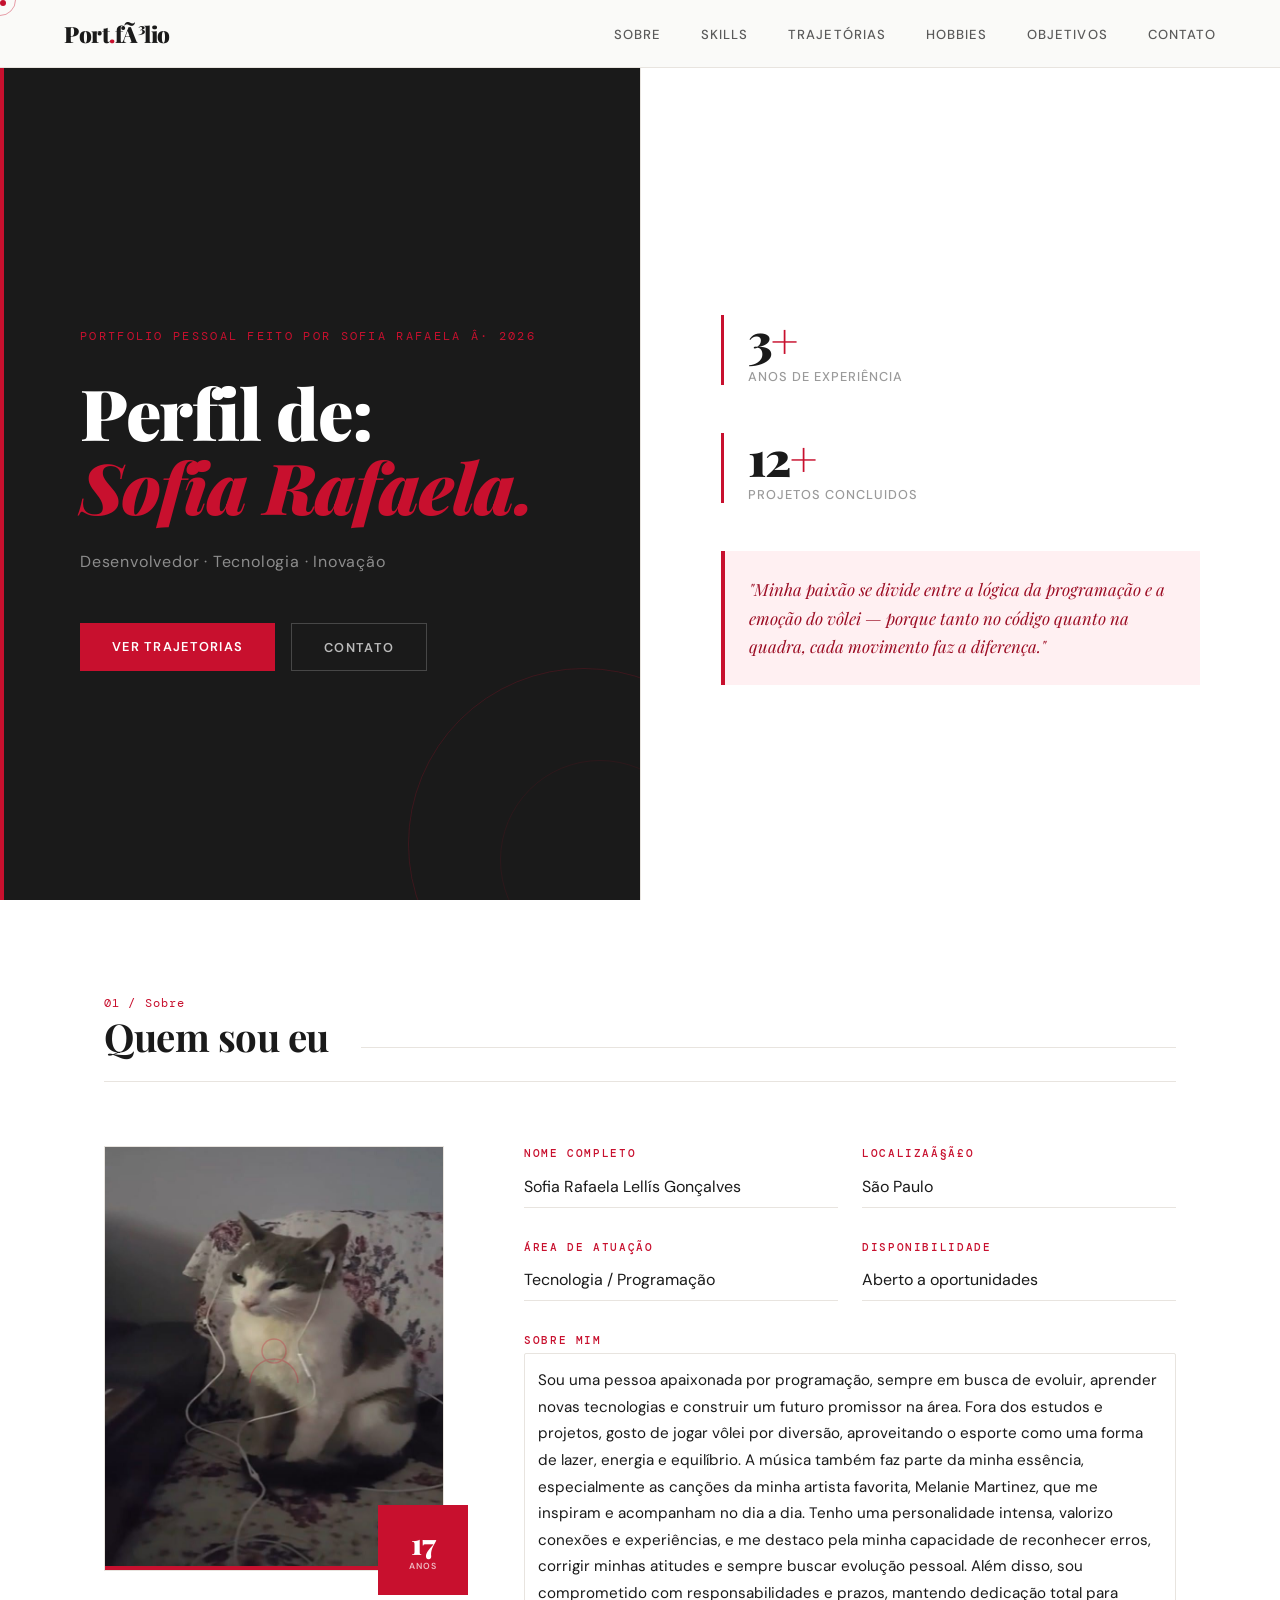
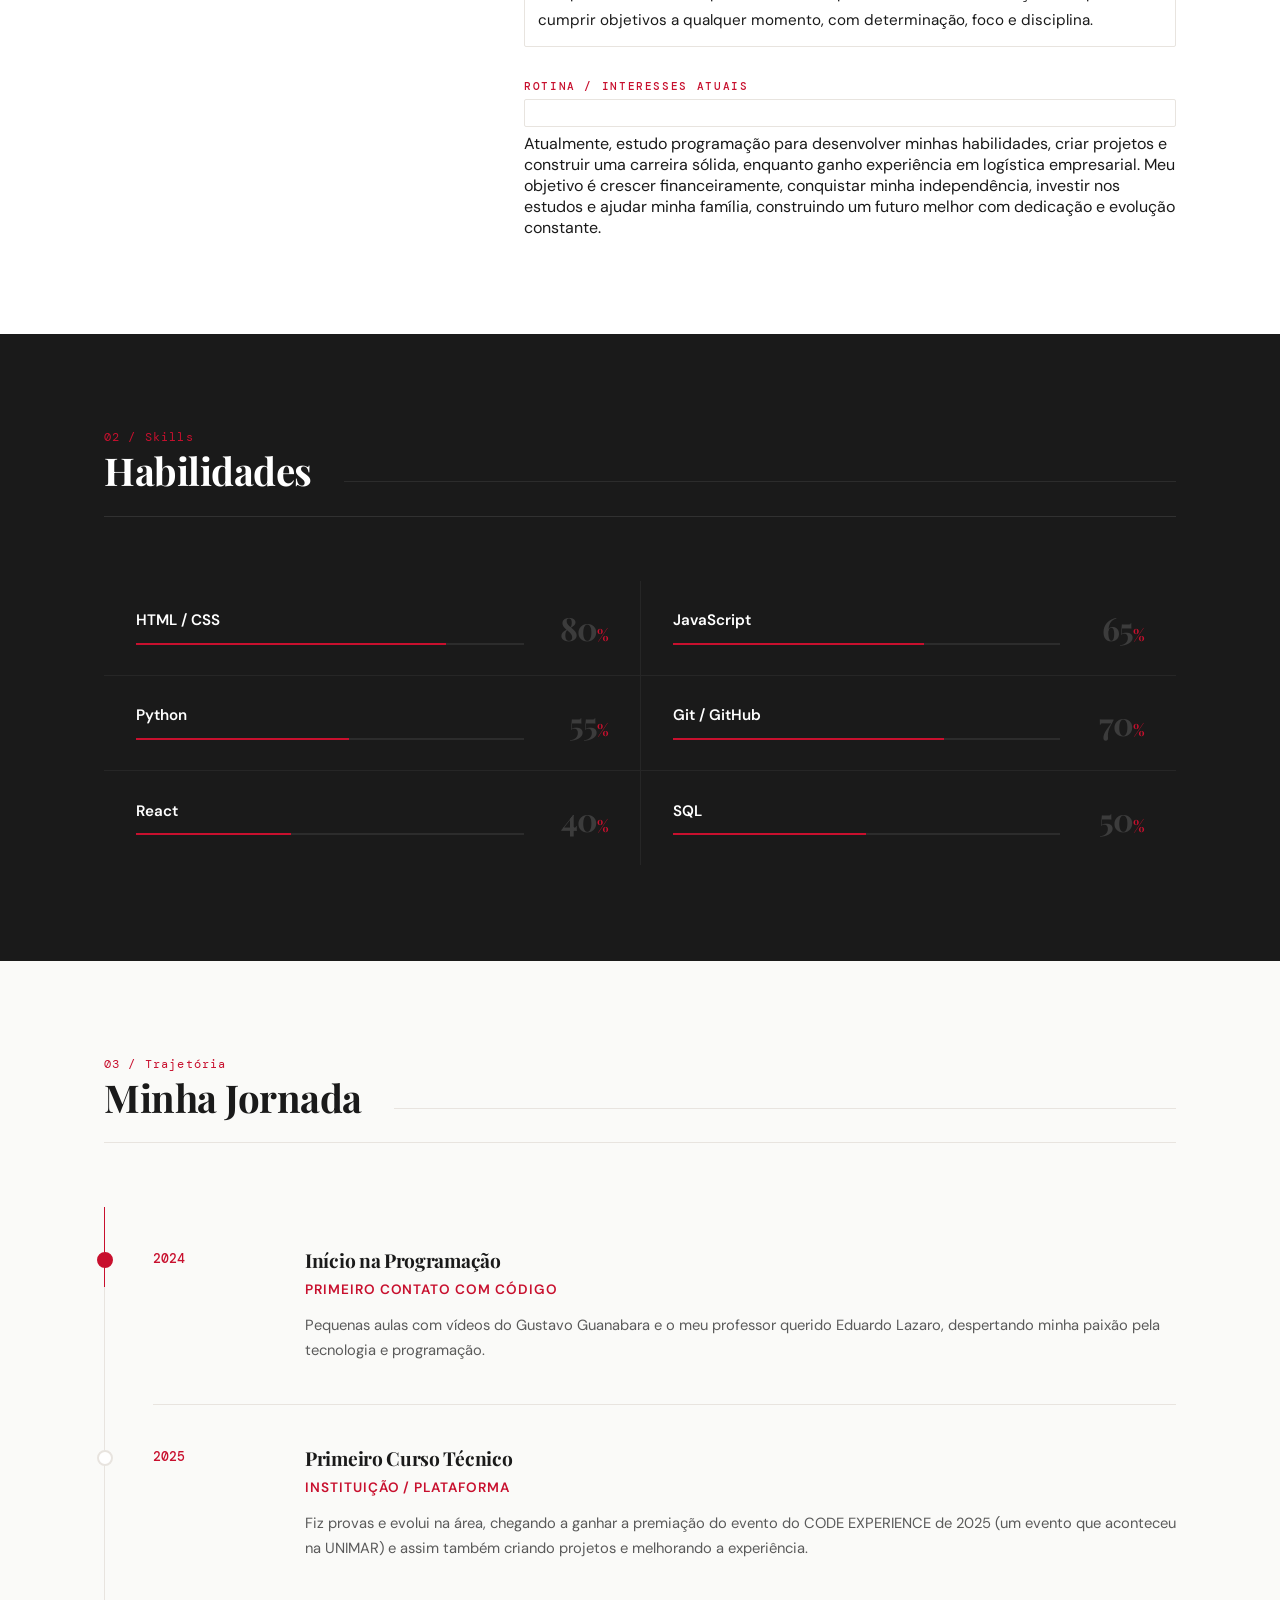
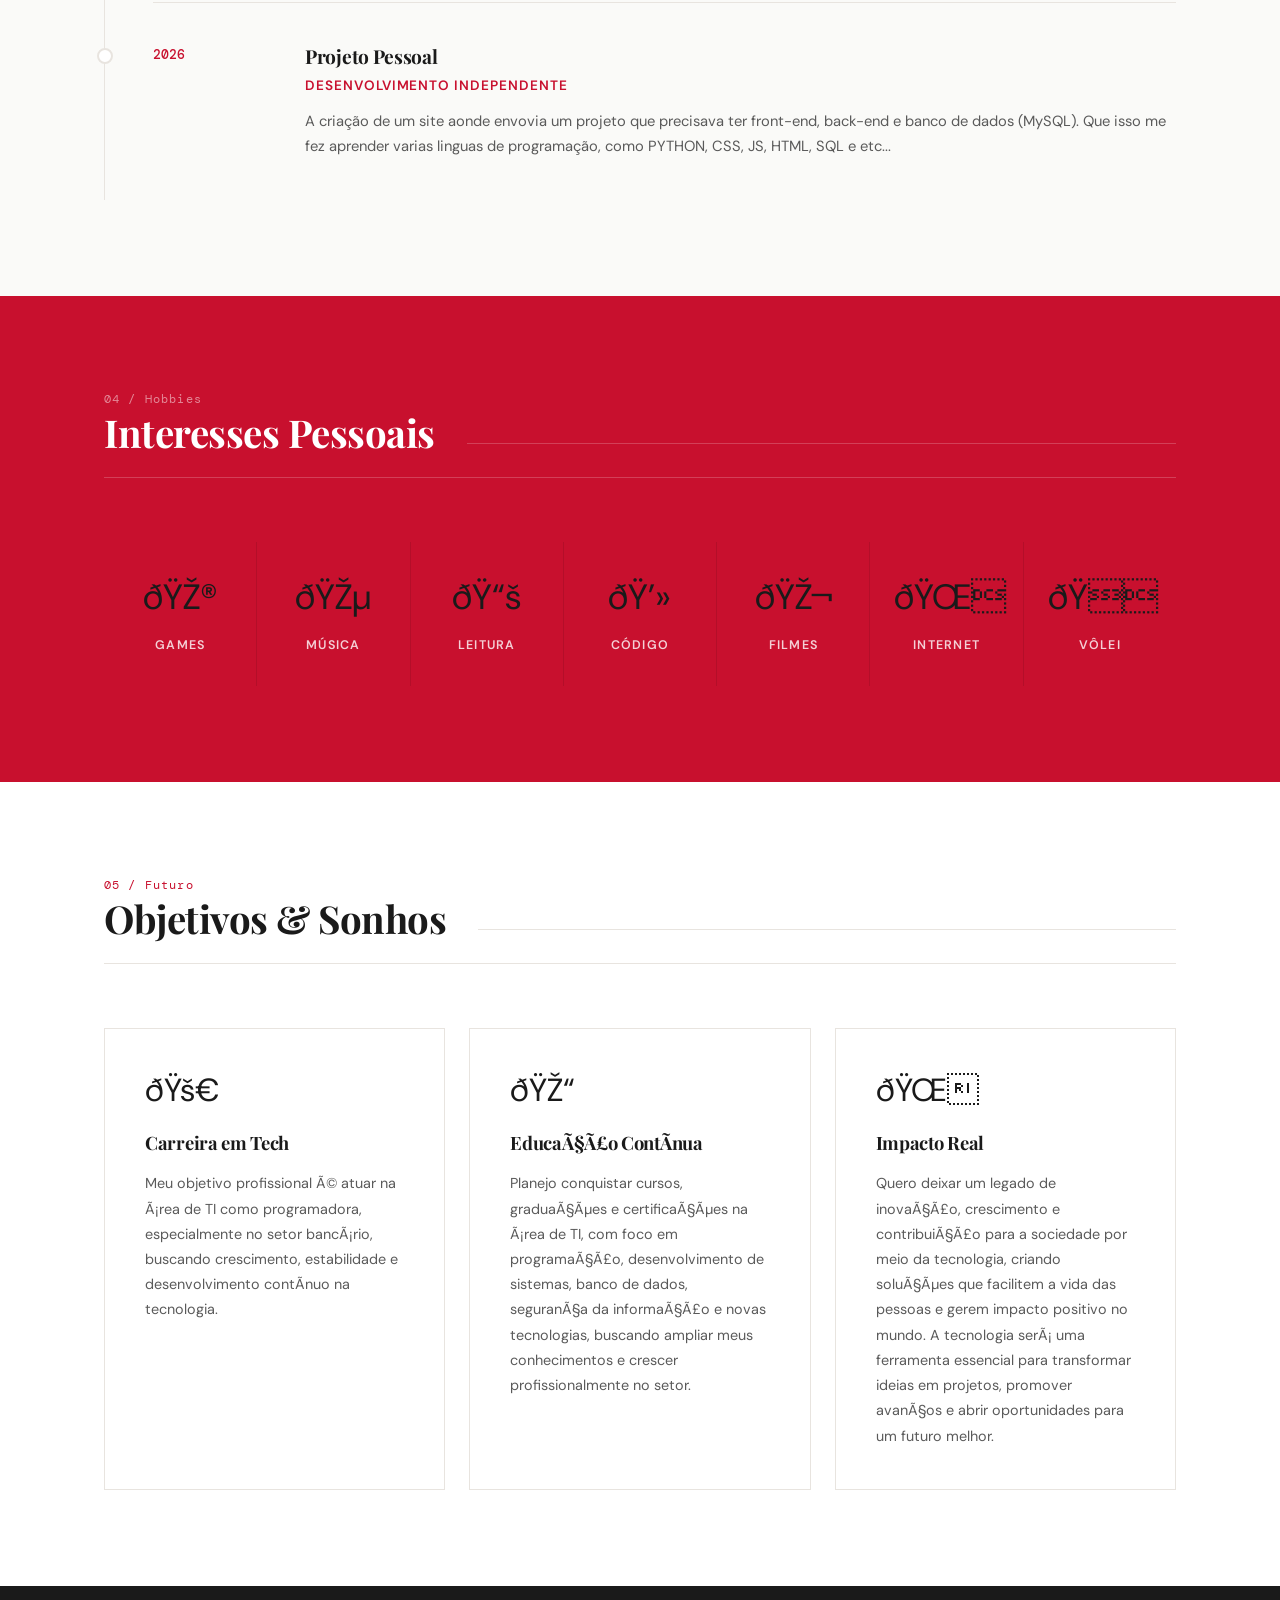
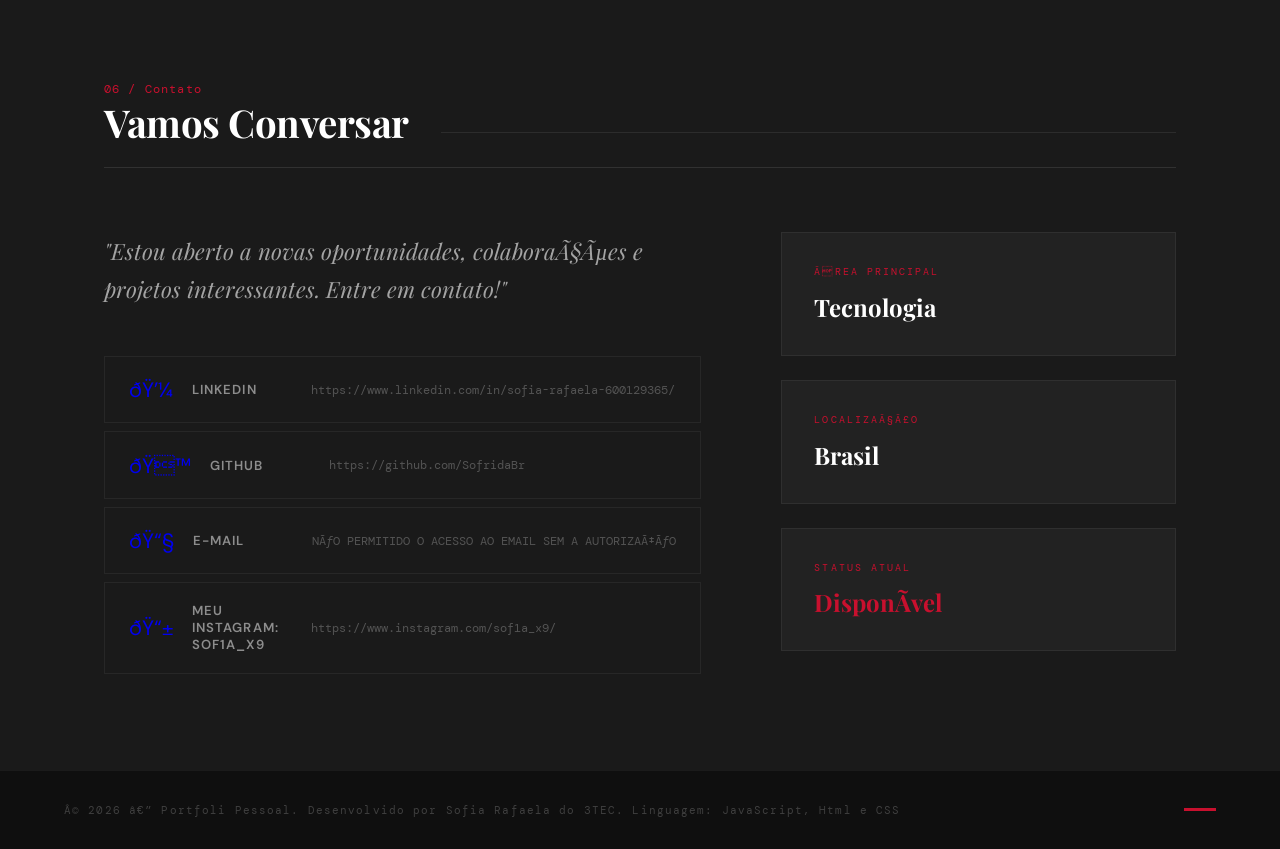
<file: profile-2.0-main/vermelinho_profile/index.html>
<!DOCTYPE html>
<html lang="pt-BR">
<head>
<meta charset="UTF-8">
<meta name="viewport" content="width=device-width, initial-scale=1.0">
<title>PortfÃ³lio Profissional feito pela Sofia</title>
<link href="https://fonts.googleapis.com/css2?family=Playfair+Display:ital,wght@0,400;0,700;0,900;1,400;1,700&family=DM+Sans:wght@300;400;500;600&family=DM+Mono:wght@400;500&display=swap" rel="stylesheet">
<link rel="stylesheet" href="style.css">
</head>
<body>

<!-- Custom cursor -->
<div class="cursor-dot" id="cursorDot"></div>
<div class="cursor-ring" id="cursorRing"></div>

<!-- NAV -->
<nav>
  <a class="logo" href="#hero">Port<span>.</span>fÃ³lio</a>
  <ul class="nav-links">
    <li><a href="#sobre">Sobre</a></li>
    <li><a href="#habilidades">Skills</a></li>
    <li><a href="#trajetoria">Trajetórias</a></li>
    <li><a href="#hobbies">Hobbies</a></li>
    <li><a href="#objetivos">Objetivos</a></li>
    <li><a href="#contato">Contato</a></li>
  </ul>
</nav>

<!-- HERO -->
<section id="hero">
  <div class="hero-left">
    <div class="ring2"></div>
    <div class="hero-eyebrow">Portfolio Pessoal feito por Sofia Rafaela Â· 2026</div>
    <h1 class="hero-name">
      Perfil de:
      <em>Sofia Rafaela.</em>
    </h1>
    <div class="hero-role">Desenvolvedor · Tecnologia · Inovação</div>
    <div class="hero-cta">
      <a class="btn-red" href="#trajetoria">Ver Trajetorias</a>
      <a class="btn-outline-white" href="#contato">Contato</a>
    </div>
  </div>
  <div class="hero-right">
    <div class="hero-stat">
      <div class="hero-stat-num">3<span>+</span></div>
      <div class="hero-stat-label">Anos de experiência</div>
    </div>
    <div class="hero-stat">
      <div class="hero-stat-num">12<span>+</span></div>
      <div class="hero-stat-label">Projetos Conclui­dos</div>
    </div>
    <div class="hero-quote">
      <p>"Minha paixão se divide entre a lógica da programação e a emoção do vôlei — porque tanto no código quanto na quadra, cada movimento faz a diferença."</p>
    </div>
  </div>
</section>

<!-- SOBRE -->
<section id="sobre">
  <div class="section-wrap">
    <div class="sec-header reveal">
      <div><div class="sec-num">01 / Sobre</div><h2 class="sec-title">Quem sou eu</h2></div>
      <div class="sec-line"></div>
    </div>
    <div class="about-grid reveal">
      <div class="about-photo-wrap">



        <div class="about-photo">

           <img src="cat.jpg" alt="Foto de perfil" class="profile-img">

          <!-- Substitua o SVG abaixo por: <img src="sua-foto.jpg" alt="Foto"> -->
          <svg viewBox="0 0 64 64" fill="none"><circle cx="32" cy="24" r="12" stroke="#C8102E" stroke-width="1.5"/><path d="M8 56c0-13.3 10.7-24 24-24s24 10.7 24 24" stroke="#C8102E" stroke-width="1.5"/></svg>
        </div>
        <div class="about-badge">
          <div class="about-badge-text">17</div>
          <div class="about-badge-label">Anos</div>
        </div>
      </div>
      <div class="about-fields">
        <div class="field-row">
          <div class="field-group">
            <span class="field-label">Nome Completo</span>
            <span class="field-value">Sofia Rafaela Lellís Gonçalves</span>
          </div>
          <div class="field-group">
            <span class="field-label">LocalizaÃ§Ã£o</span>
            <span class="field-value">São Paulo</span>
          </div>
        </div>
        <div class="field-row">
          <div class="field-group">
            <span class="field-label">Área de Atuação</span>
            <span class="field-value">Tecnologia / Programação</span>
          </div>
          <div class="field-group">
            <span class="field-label">Disponibilidade</span>
            <span class="field-value">Aberto a oportunidades</span>
          </div>
        </div>
        <div class="field-group">
          <span class="field-label">Sobre Mim</span>
          <span class="field-value multiline">Sou uma pessoa apaixonada por programação, sempre em busca de evoluir, aprender novas tecnologias e construir um futuro promissor na área. Fora dos estudos e projetos, gosto de jogar vôlei por diversão, aproveitando o esporte como uma forma de lazer, energia e equilíbrio. A música também faz parte da minha essência, especialmente as canções da minha artista favorita, Melanie Martinez, que me inspiram e acompanham no dia a dia. Tenho uma personalidade intensa, valorizo conexões e experiências, e me destaco pela minha capacidade de reconhecer erros, corrigir minhas atitudes e sempre buscar evolução pessoal. Além disso, sou comprometido com responsabilidades e prazos, mantendo dedicação total para cumprir objetivos a qualquer momento, com determinação, foco e disciplina.</span>
        </div>
        <div class="field-group">
          <span class="field-label">Rotina / Interesses Atuais</span>
          <span class="field-value multiline"></span>Atualmente, estudo programação para desenvolver minhas habilidades, criar projetos e construir uma carreira sólida, enquanto ganho experiência em logística empresarial. Meu objetivo é crescer financeiramente, conquistar minha independência, investir nos estudos e ajudar minha família, construindo um futuro melhor com dedicação e evolução constante.</span>
        </div>
      </div>
    </div>
  </div>
</section>

<!-- HABILIDADES -->
<section id="habilidades">
  <div class="section-wrap">
    <div class="sec-header reveal">
      <div><div class="sec-num" style="color:var(--red);">02 / Skills</div><h2 class="sec-title" style="color:white;">Habilidades</h2></div>
      <div class="sec-line" style="background:rgba(255,255,255,0.08);"></div>
    </div>
    <div class="skills-columns reveal" id="skills-container">
      <!-- Skills renderizadas via JS abaixo -->
    </div>
  </div>
</section>

<!-- TRAJETÃ“RIA -->
<section id="trajetoria">
  <div class="section-wrap">
    <div class="sec-header reveal">
      <div><div class="sec-num">03 / Trajetória</div><h2 class="sec-title">Minha Jornada</h2></div>
      <div class="sec-line"></div>
    </div>
    <div class="timeline-wrap">
      <div class="timeline-spine"></div>
      <div class="timeline-items" id="timeline-container"></div>
    </div>
  </div>
</section>

<!-- HOBBIES -->
<section id="hobbies">
  <div class="section-wrap">
    <div class="sec-header reveal">
      <div><div class="sec-num" style="color:rgba(255,255,255,0.5);">04 / Hobbies</div><h2 class="sec-title" style="color:white;">Interesses Pessoais</h2></div>
      <div class="sec-line" style="background:rgba(255,255,255,0.2);"></div>
    </div>
    <div class="hobbies-grid" id="hobbies-container"></div>
  </div>
</section>

<!-- OBJETIVOS -->
<section id="objetivos">
  <div class="section-wrap">
    <div class="sec-header reveal">
      <div><div class="sec-num">05 / Futuro</div><h2 class="sec-title">Objetivos & Sonhos</h2></div>
      <div class="sec-line"></div>
    </div>
    <div class="goals-grid" id="goals-container"></div>
  </div>
</section>

<!-- CONTATO -->
<section id="contato">
  <div class="section-wrap">
    <div class="sec-header reveal">
      <div><div class="sec-num" style="color:var(--red);">06 / Contato</div><h2 class="sec-title" style="color:white;">Vamos Conversar</h2></div>
      <div class="sec-line" style="background:rgba(255,255,255,0.08);"></div>
    </div>
    <div class="contact-layout reveal">
      <div>
        <p class="contact-intro">"Estou aberto a novas oportunidades, colaboraÃ§Ãµes e projetos interessantes. Entre em contato!"</p>
        <div class="links-list" id="links-container"></div>
      </div>
      <div class="contact-aside" id="contact-aside">
        <div class="contact-card">
          <div class="contact-card-label">Ãrea Principal</div>
          <div class="contact-card-value">Tecnologia</div>
        </div>
        <div class="contact-card">
          <div class="contact-card-label">LocalizaÃ§Ã£o</div>
          <div class="contact-card-value">Brasil</div>
        </div>
        <div class="contact-card">
          <div class="contact-card-label">Status Atual</div>
          <div class="contact-card-value" style="color:var(--red);">DisponÃ­vel</div>
        </div>
      </div>
    </div>
  </div>
</section>

<footer>
  <span class="footer-copy">Â© <span id="fyear"></span> â€” Portfoli Pessoal. Desenvolvido por Sofia Rafaela do 3TEC. Linguagem: JavaScript, Html e CSS</span>
  <div class="footer-red"></div>
</footer>

<script src="script.js"></script>
</body>
</html>
</file>
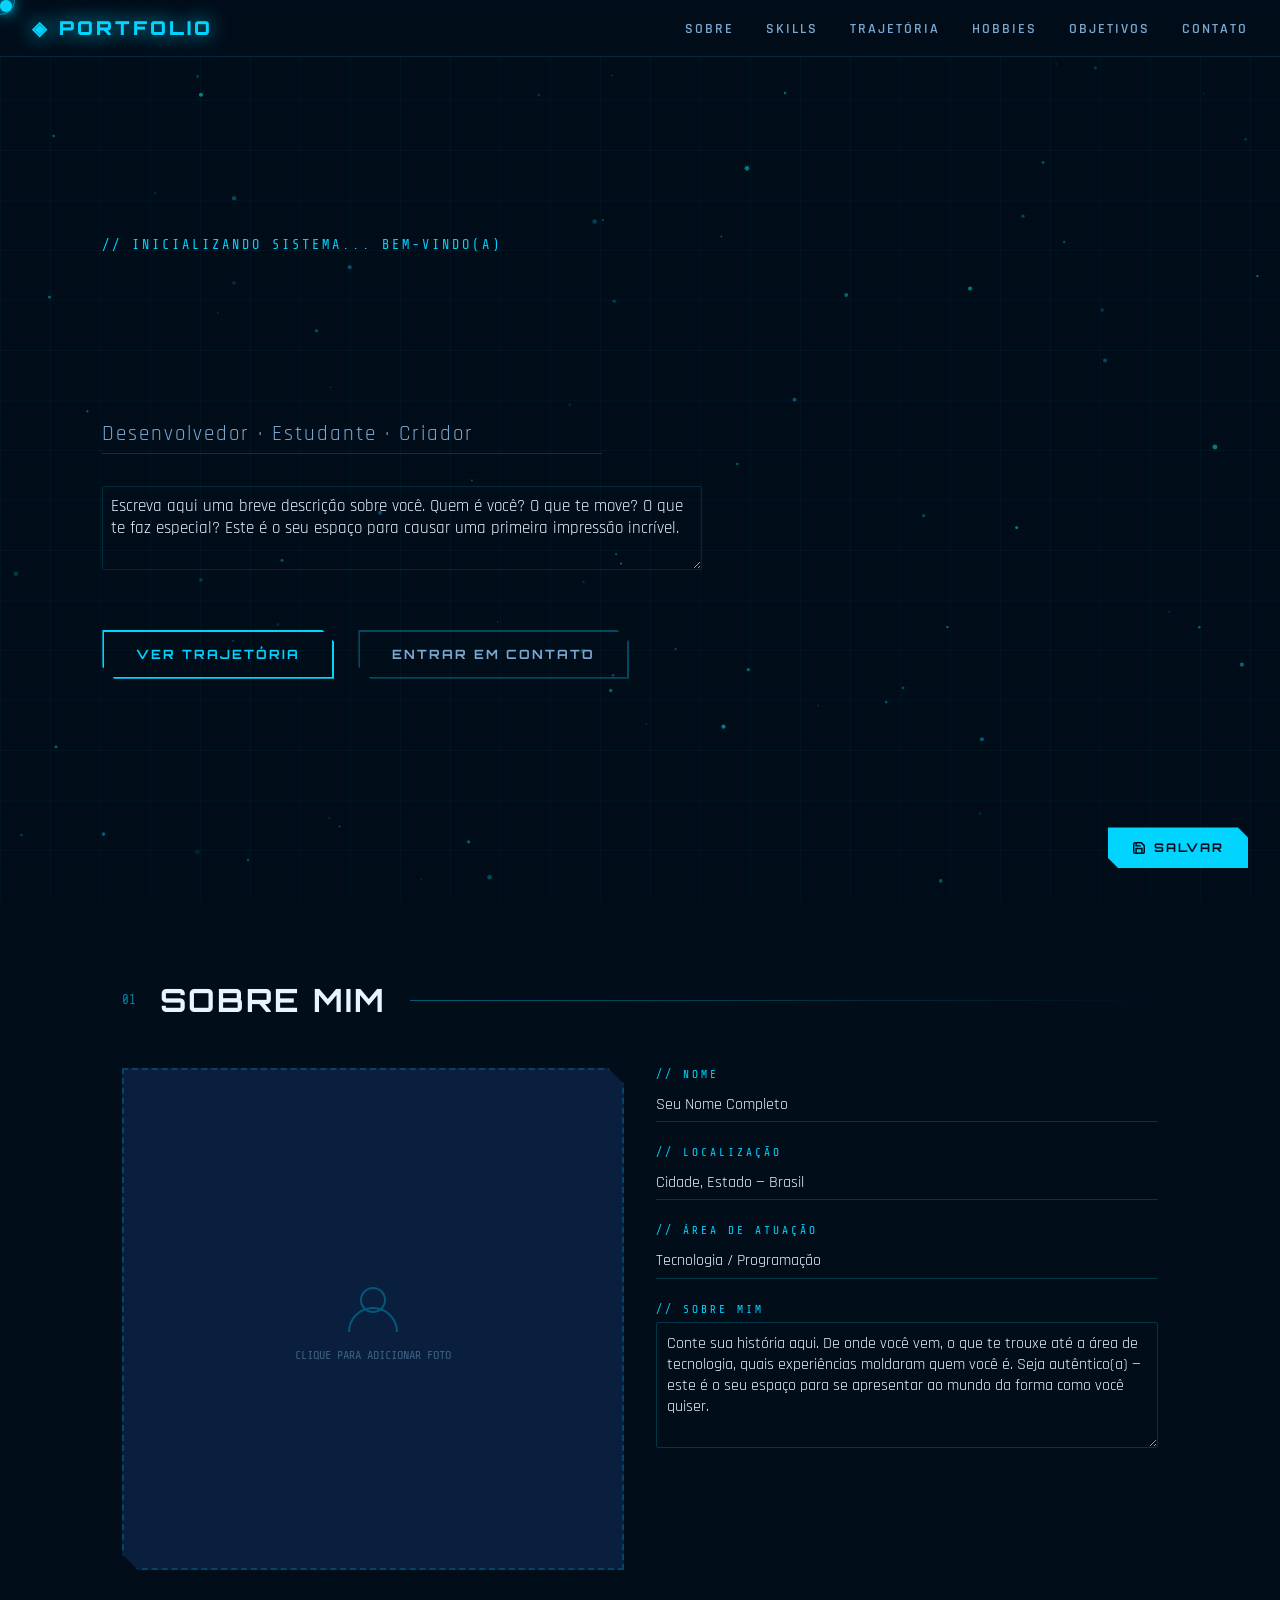
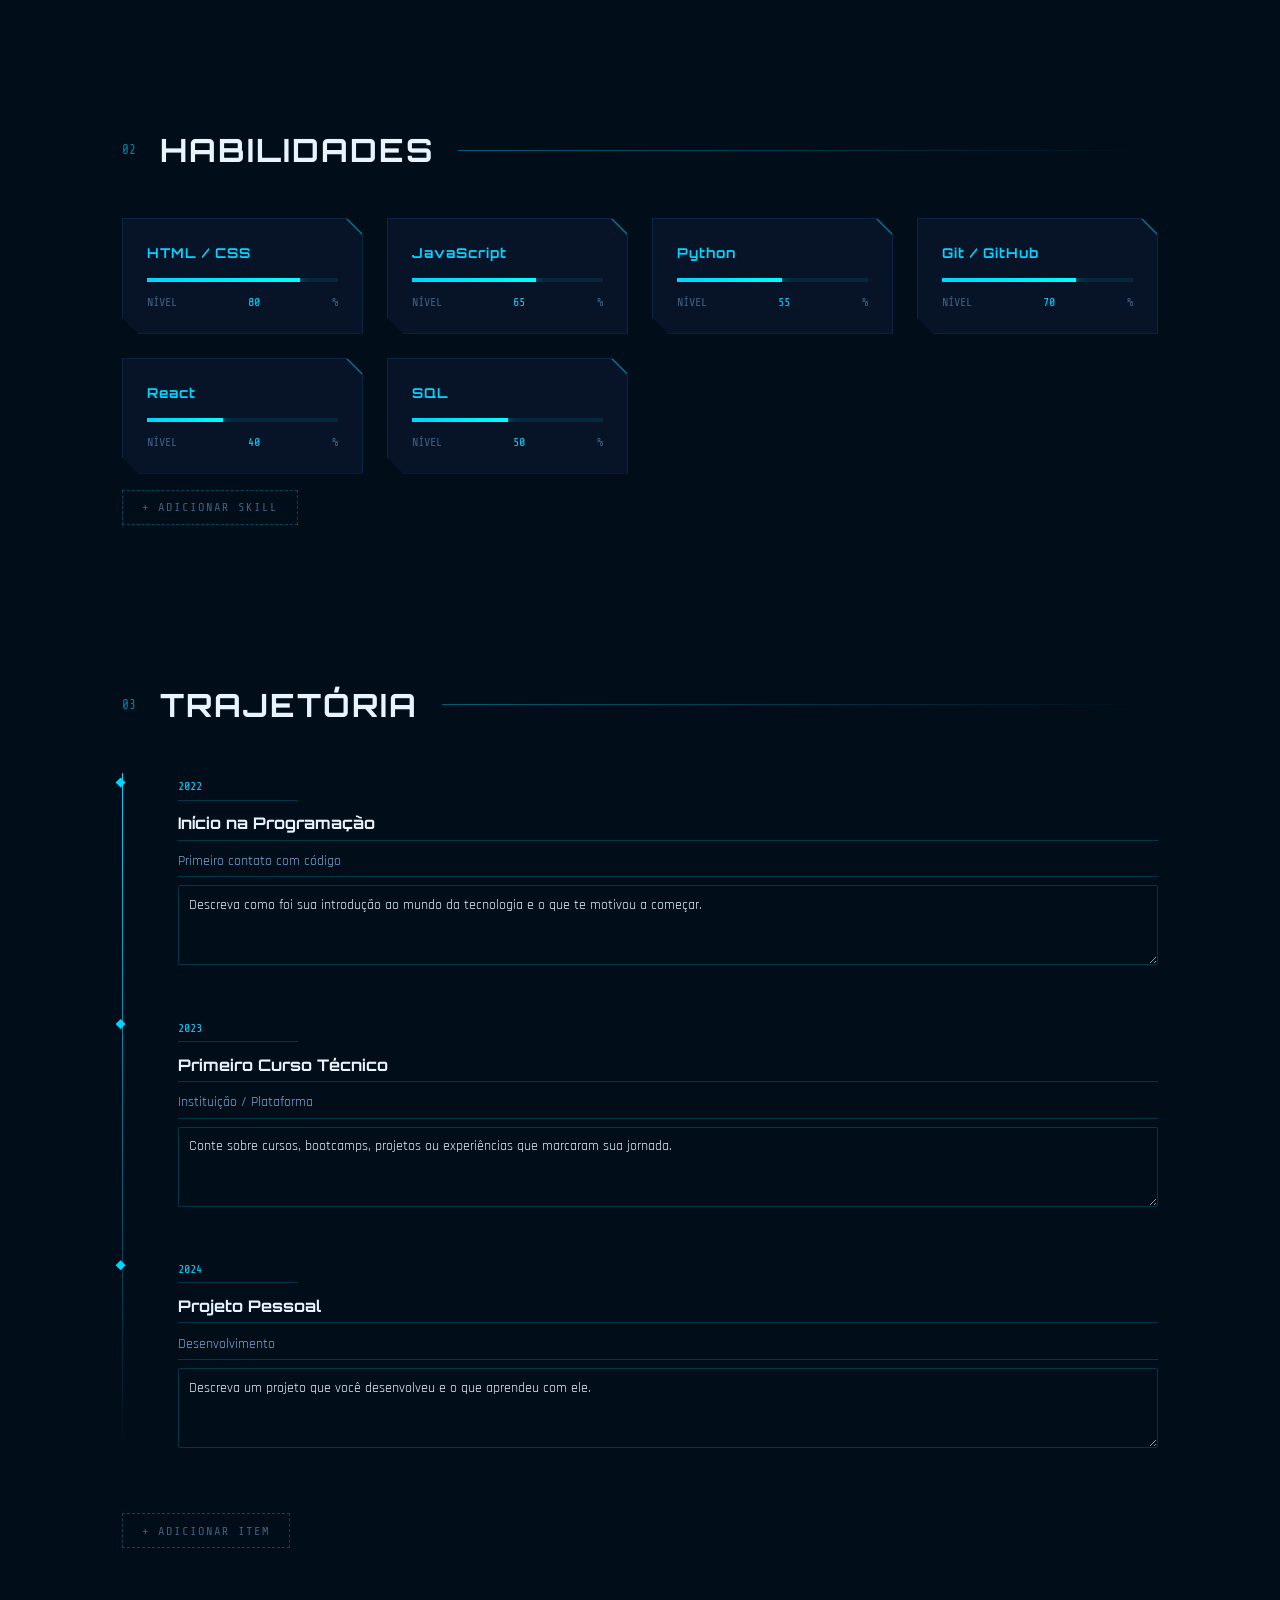
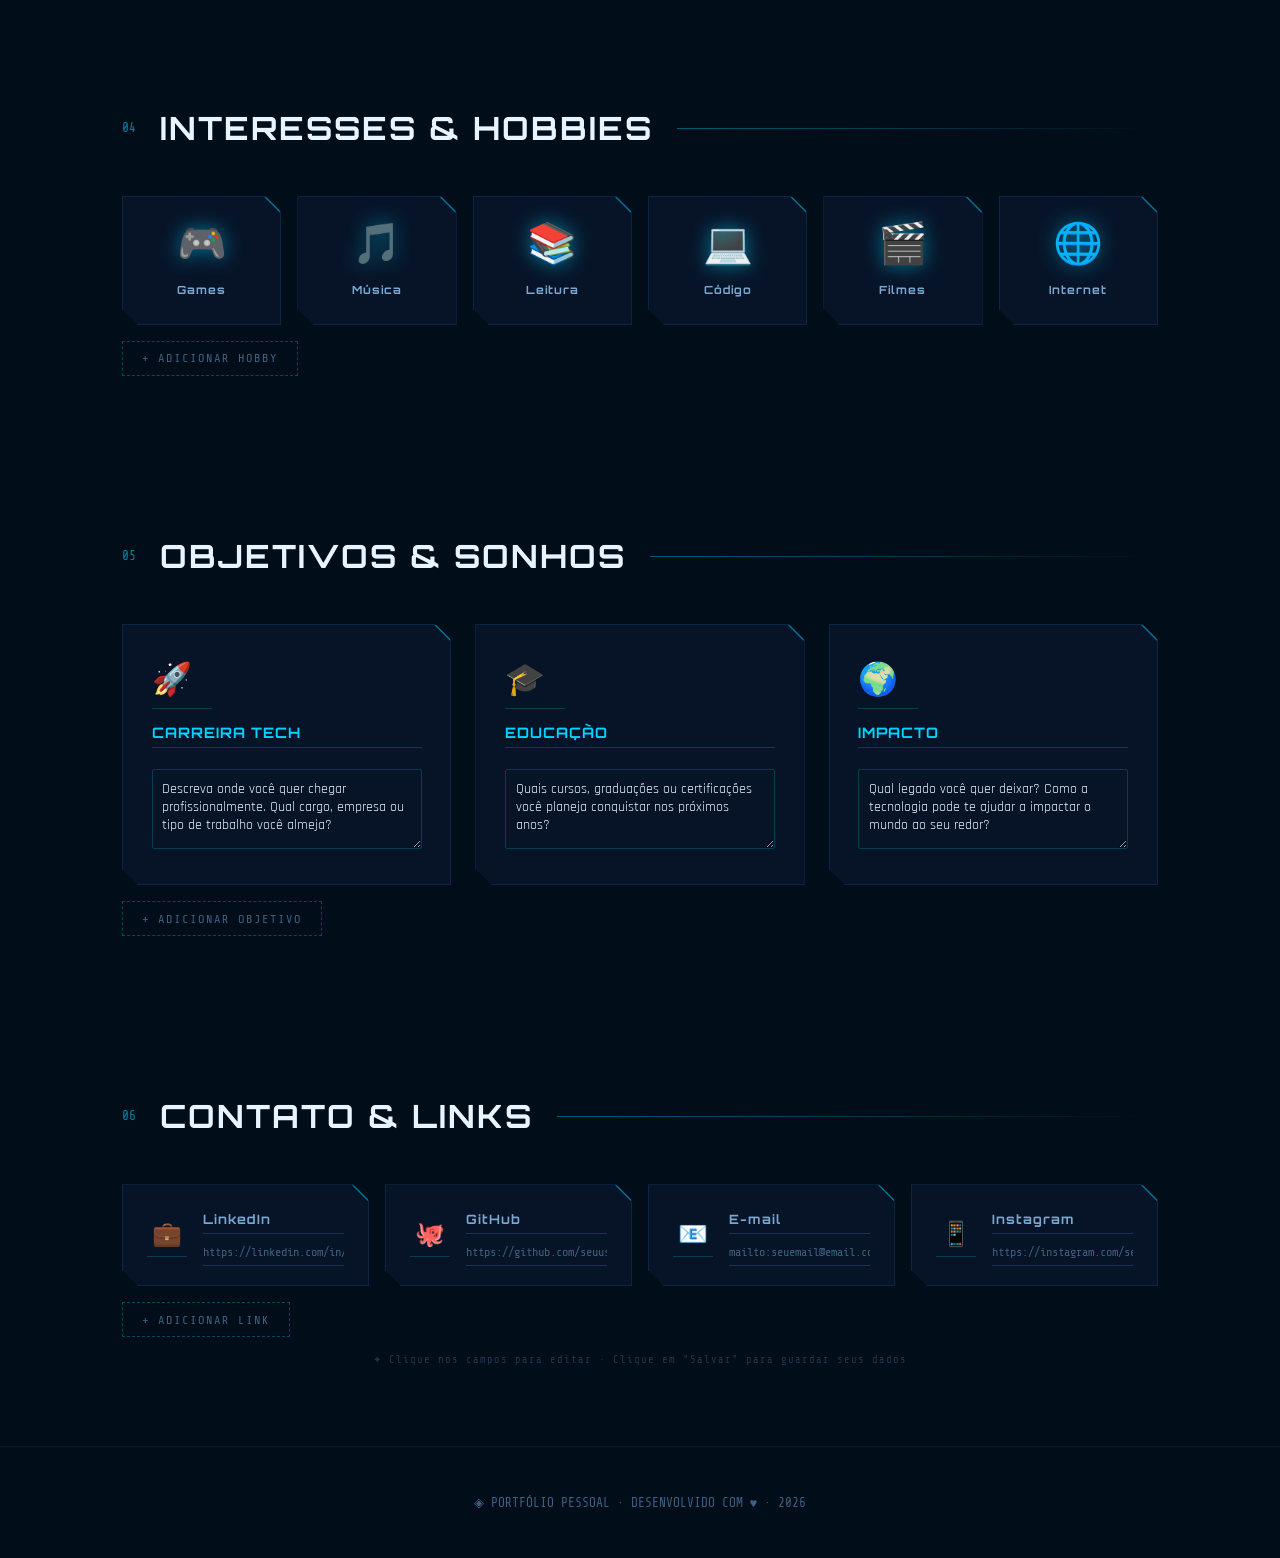
<file: profile-2.0-main/profile azul/profile.html>
<!DOCTYPE html>
<html lang="pt-BR">
<head>
<meta charset="UTF-8">
<meta name="viewport" content="width=device-width, initial-scale=1.0">
<title>Meu Portfólio</title>
<link href="https://fonts.googleapis.com/css2?family=Orbitron:wght@400;700;900&family=Rajdhani:wght@300;400;500;600;700&family=Share+Tech+Mono&display=swap" rel="stylesheet">
<style>
  :root {
    --neon-blue: #00d4ff;
    --neon-cyan: #00ffff;
    --neon-purple: #7b2fff;
    --neon-pink: #ff2fff;
    --dark-bg: #020d1a;
    --dark-card: #071428;
    --dark-surface: #0a1f3d;
    --dark-border: #0d2545;
    --text-primary: #e8f4ff;
    --text-secondary: #7aa8d0;
    --text-muted: #3d6080;
    --grid-color: rgba(0, 212, 255, 0.04);
  }
 
  * { margin: 0; padding: 0; box-sizing: border-box; }
 
  html { scroll-behavior: smooth; }
 
  body {
    font-family: 'Rajdhani', sans-serif;
    background: var(--dark-bg);
    color: var(--text-primary);
    overflow-x: hidden;
    cursor: none;
  }
 
  /* CURSOR */
  .cursor {
    width: 12px; height: 12px;
    background: var(--neon-blue);
    border-radius: 50%;
    position: fixed;
    pointer-events: none;
    z-index: 9999;
    transition: transform 0.1s;
    box-shadow: 0 0 10px var(--neon-blue), 0 0 20px var(--neon-blue);
  }
  .cursor-trail {
    width: 30px; height: 30px;
    border: 1px solid var(--neon-blue);
    border-radius: 50%;
    position: fixed;
    pointer-events: none;
    z-index: 9998;
    transition: all 0.15s ease;
    opacity: 0.5;
  }
 
  /* GRID BACKGROUND */
  body::before {
    content: '';
    position: fixed;
    inset: 0;
    background-image:
      linear-gradient(var(--grid-color) 1px, transparent 1px),
      linear-gradient(90deg, var(--grid-color) 1px, transparent 1px);
    background-size: 50px 50px;
    z-index: 0;
    pointer-events: none;
  }
 
  /* SCANLINES */
  body::after {
    content: '';
    position: fixed;
    inset: 0;
    background: repeating-linear-gradient(
      0deg,
      transparent,
      transparent 2px,
      rgba(0,0,0,0.03) 2px,
      rgba(0,0,0,0.03) 4px
    );
    z-index: 1;
    pointer-events: none;
  }
 
  /* NAV */
  nav {
    position: fixed;
    top: 0; left: 0; right: 0;
    z-index: 100;
    padding: 1rem 2rem;
    display: flex;
    justify-content: space-between;
    align-items: center;
    background: rgba(2, 13, 26, 0.85);
    backdrop-filter: blur(12px);
    border-bottom: 1px solid rgba(0,212,255,0.15);
  }
 
  .logo {
    font-family: 'Orbitron', monospace;
    font-size: 1.2rem;
    font-weight: 900;
    color: var(--neon-blue);
    text-shadow: 0 0 20px var(--neon-blue);
    letter-spacing: 3px;
    cursor: pointer;
    transition: all 0.3s;
    text-decoration: none;
  }
  .logo:hover { text-shadow: 0 0 30px var(--neon-blue), 0 0 60px var(--neon-blue); }
 
  .nav-links { display: flex; gap: 2rem; list-style: none; }
  .nav-links a {
    font-family: 'Rajdhani', sans-serif;
    font-size: 0.9rem;
    font-weight: 600;
    letter-spacing: 2px;
    text-transform: uppercase;
    color: var(--text-secondary);
    text-decoration: none;
    transition: all 0.3s;
    position: relative;
  }
  .nav-links a::after {
    content: '';
    position: absolute;
    bottom: -4px; left: 0; right: 0;
    height: 1px;
    background: var(--neon-blue);
    transform: scaleX(0);
    transition: transform 0.3s;
    box-shadow: 0 0 8px var(--neon-blue);
  }
  .nav-links a:hover { color: var(--neon-blue); }
  .nav-links a:hover::after { transform: scaleX(1); }
 
  /* SECTIONS */
  section {
    position: relative;
    z-index: 2;
    padding: 5rem 2rem;
    max-width: 1100px;
    margin: 0 auto;
  }
 
  /* HERO */
  #hero {
    min-height: 100vh;
    display: flex;
    flex-direction: column;
    justify-content: center;
    padding-top: 6rem;
    max-width: 100%;
    padding-left: 8%;
    padding-right: 8%;
  }
 
  .hero-tag {
    font-family: 'Share Tech Mono', monospace;
    font-size: 0.85rem;
    color: var(--neon-blue);
    letter-spacing: 3px;
    margin-bottom: 1.5rem;
    opacity: 0;
    animation: fadeUp 0.8s 0.3s forwards;
  }
 
  .hero-name {
    font-family: 'Orbitron', monospace;
    font-size: clamp(2.5rem, 7vw, 5.5rem);
    font-weight: 900;
    line-height: 1.05;
    margin-bottom: 1rem;
    opacity: 0;
    animation: fadeUp 0.8s 0.5s forwards;
  }
 
  .hero-name .editable-field {
    display: inline-block;
    color: var(--neon-blue);
    text-shadow: 0 0 30px var(--neon-blue), 0 0 60px rgba(0,212,255,0.3);
    min-width: 200px;
  }
 
  .hero-subtitle {
    font-size: 1.3rem;
    font-weight: 500;
    color: var(--text-secondary);
    letter-spacing: 2px;
    margin-bottom: 2rem;
    opacity: 0;
    animation: fadeUp 0.8s 0.7s forwards;
  }
 
  .hero-desc {
    font-size: 1.1rem;
    line-height: 1.8;
    color: var(--text-secondary);
    max-width: 600px;
    margin-bottom: 3rem;
    opacity: 0;
    animation: fadeUp 0.8s 0.9s forwards;
  }
 
  .hero-btns {
    display: flex;
    gap: 1.5rem;
    flex-wrap: wrap;
    opacity: 0;
    animation: fadeUp 0.8s 1.1s forwards;
  }
 
  .btn-primary {
    font-family: 'Orbitron', monospace;
    font-size: 0.8rem;
    font-weight: 700;
    letter-spacing: 2px;
    text-transform: uppercase;
    padding: 0.9rem 2rem;
    background: transparent;
    border: 2px solid var(--neon-blue);
    color: var(--neon-blue);
    text-decoration: none;
    cursor: pointer;
    transition: all 0.3s;
    position: relative;
    overflow: hidden;
    clip-path: polygon(0 0, calc(100% - 12px) 0, 100% 12px, 100% 100%, 12px 100%, 0 calc(100% - 12px));
  }
  .btn-primary::before {
    content: '';
    position: absolute;
    inset: 0;
    background: var(--neon-blue);
    transform: translateX(-100%);
    transition: transform 0.3s;
    z-index: -1;
  }
  .btn-primary:hover { color: var(--dark-bg); box-shadow: 0 0 30px rgba(0,212,255,0.4); }
  .btn-primary:hover::before { transform: translateX(0); }
 
  .btn-secondary {
    font-family: 'Orbitron', monospace;
    font-size: 0.8rem;
    font-weight: 700;
    letter-spacing: 2px;
    text-transform: uppercase;
    padding: 0.9rem 2rem;
    background: transparent;
    border: 2px solid rgba(0,212,255,0.3);
    color: var(--text-secondary);
    text-decoration: none;
    cursor: pointer;
    transition: all 0.3s;
    clip-path: polygon(0 0, calc(100% - 12px) 0, 100% 12px, 100% 100%, 12px 100%, 0 calc(100% - 12px));
  }
  .btn-secondary:hover { border-color: var(--neon-blue); color: var(--neon-blue); }
 
  /* SECTION HEADER */
  .section-header {
    display: flex;
    align-items: center;
    gap: 1.5rem;
    margin-bottom: 3rem;
  }
  .section-num {
    font-family: 'Share Tech Mono', monospace;
    font-size: 0.8rem;
    color: var(--neon-blue);
    opacity: 0.6;
  }
  .section-title {
    font-family: 'Orbitron', monospace;
    font-size: clamp(1.4rem, 3vw, 2rem);
    font-weight: 700;
    color: var(--text-primary);
    letter-spacing: 2px;
  }
  .section-line {
    flex: 1;
    height: 1px;
    background: linear-gradient(90deg, rgba(0,212,255,0.4), transparent);
  }
 
  /* CARDS */
  .card {
    background: var(--dark-card);
    border: 1px solid var(--dark-border);
    padding: 2rem;
    transition: all 0.3s;
    position: relative;
    overflow: hidden;
    clip-path: polygon(0 0, calc(100% - 16px) 0, 100% 16px, 100% 100%, 16px 100%, 0 calc(100% - 16px));
  }
  .card::before {
    content: '';
    position: absolute;
    inset: 0;
    background: linear-gradient(135deg, rgba(0,212,255,0.03), transparent);
    opacity: 0;
    transition: opacity 0.3s;
  }
  .card:hover { border-color: rgba(0,212,255,0.4); transform: translateY(-4px); }
  .card:hover::before { opacity: 1; }
  .card-corner {
    position: absolute;
    top: 0; right: 0;
    width: 16px; height: 16px;
    background: var(--neon-blue);
    clip-path: polygon(0 0, 100% 100%, 100% 0);
    opacity: 0.5;
  }
 
  /* ABOUT */
  .about-grid {
    display: grid;
    grid-template-columns: 1fr 1fr;
    gap: 2rem;
  }
  @media (max-width: 700px) { .about-grid { grid-template-columns: 1fr; } }
 
  .about-avatar {
    aspect-ratio: 1;
    background: var(--dark-surface);
    border: 2px dashed rgba(0,212,255,0.2);
    display: flex;
    align-items: center;
    justify-content: center;
    flex-direction: column;
    gap: 0.5rem;
    font-family: 'Share Tech Mono', monospace;
    font-size: 0.75rem;
    color: var(--text-muted);
    cursor: pointer;
    transition: all 0.3s;
    position: relative;
    overflow: hidden;
  }
  .about-avatar:hover { border-color: var(--neon-blue); }
  .about-avatar img { width: 100%; height: 100%; object-fit: cover; position: absolute; inset: 0; }
  .about-avatar svg { width: 64px; height: 64px; opacity: 0.3; }
 
  .about-content { display: flex; flex-direction: column; gap: 1.5rem; }
 
  .field-group { display: flex; flex-direction: column; gap: 0.4rem; }
  .field-label {
    font-family: 'Share Tech Mono', monospace;
    font-size: 0.7rem;
    letter-spacing: 3px;
    color: var(--neon-blue);
    text-transform: uppercase;
  }
  .editable-field {
    font-size: 1rem;
    color: var(--text-primary);
    background: transparent;
    border: none;
    border-bottom: 1px solid rgba(0,212,255,0.2);
    padding: 0.4rem 0;
    width: 100%;
    font-family: 'Rajdhani', sans-serif;
    font-size: 1rem;
    transition: border-color 0.3s;
    outline: none;
  }
  .editable-field:focus { border-color: var(--neon-blue); }
  textarea.editable-field { resize: vertical; min-height: 80px; border: 1px solid rgba(0,212,255,0.2); padding: 0.6rem; border-radius: 2px; }
  textarea.editable-field:focus { border-color: var(--neon-blue); }
 
  /* SKILLS */
  .skills-grid {
    display: grid;
    grid-template-columns: repeat(auto-fit, minmax(200px, 1fr));
    gap: 1.5rem;
  }
 
  .skill-card { padding: 1.5rem; }
 
  .skill-name {
    font-family: 'Orbitron', monospace;
    font-size: 0.85rem;
    font-weight: 700;
    letter-spacing: 1px;
    margin-bottom: 1rem;
    color: var(--neon-blue);
  }
 
  .skill-bar-wrap {
    height: 4px;
    background: rgba(0,212,255,0.1);
    margin-bottom: 0.8rem;
    position: relative;
    overflow: hidden;
  }
  .skill-bar {
    height: 100%;
    background: linear-gradient(90deg, var(--neon-blue), var(--neon-cyan));
    box-shadow: 0 0 10px var(--neon-blue);
    transition: width 1.5s cubic-bezier(0.4,0,0.2,1);
    width: 0;
  }
 
  .skill-level {
    font-family: 'Share Tech Mono', monospace;
    font-size: 0.75rem;
    color: var(--text-muted);
    display: flex;
    justify-content: space-between;
  }
 
  /* TIMELINE */
  .timeline { position: relative; padding-left: 2rem; }
  .timeline::before {
    content: '';
    position: absolute;
    left: 0; top: 0; bottom: 0;
    width: 1px;
    background: linear-gradient(180deg, var(--neon-blue), transparent);
  }
 
  .timeline-item {
    position: relative;
    margin-bottom: 2.5rem;
    padding-left: 1.5rem;
  }
  .timeline-item::before {
    content: '';
    position: absolute;
    left: -2.4rem; top: 0.3rem;
    width: 10px; height: 10px;
    background: var(--neon-blue);
    box-shadow: 0 0 15px var(--neon-blue);
    clip-path: polygon(50% 0, 100% 50%, 50% 100%, 0 50%);
  }
 
  .timeline-date {
    font-family: 'Share Tech Mono', monospace;
    font-size: 0.75rem;
    color: var(--neon-blue);
    margin-bottom: 0.4rem;
  }
  .timeline-title {
    font-family: 'Orbitron', monospace;
    font-size: 1rem;
    font-weight: 700;
    margin-bottom: 0.3rem;
  }
  .timeline-sub {
    font-size: 0.9rem;
    color: var(--text-secondary);
    margin-bottom: 0.5rem;
  }
  .timeline-desc {
    font-size: 0.95rem;
    color: var(--text-muted);
    line-height: 1.7;
  }
 
  /* HOBBIES */
  .hobbies-grid {
    display: grid;
    grid-template-columns: repeat(auto-fit, minmax(140px, 1fr));
    gap: 1rem;
  }
 
  .hobby-card {
    padding: 1.5rem 1rem;
    text-align: center;
    cursor: pointer;
    transition: all 0.3s;
  }
  .hobby-card:hover { transform: scale(1.05); }
  .hobby-icon {
    font-size: 2.5rem;
    margin-bottom: 0.8rem;
    display: block;
    filter: drop-shadow(0 0 10px rgba(0,212,255,0.5));
  }
  .hobby-name {
    font-family: 'Orbitron', monospace;
    font-size: 0.7rem;
    font-weight: 700;
    letter-spacing: 1px;
    color: var(--text-secondary);
  }
 
  /* GOALS */
  .goals-grid {
    display: grid;
    grid-template-columns: repeat(auto-fit, minmax(260px, 1fr));
    gap: 1.5rem;
  }
 
  .goal-card { padding: 1.8rem; }
  .goal-icon { font-size: 2rem; margin-bottom: 1rem; display: block; }
  .goal-title {
    font-family: 'Orbitron', monospace;
    font-size: 0.9rem;
    font-weight: 700;
    color: var(--neon-blue);
    margin-bottom: 0.8rem;
    letter-spacing: 1px;
  }
 
  /* CONTACT / LINKS */
  .links-grid {
    display: grid;
    grid-template-columns: repeat(auto-fit, minmax(200px, 1fr));
    gap: 1rem;
  }
  .link-card {
    padding: 1.2rem 1.5rem;
    display: flex;
    align-items: center;
    gap: 1rem;
    text-decoration: none;
    transition: all 0.3s;
    cursor: pointer;
  }
  .link-card:hover { transform: translateX(8px); border-color: rgba(0,212,255,0.5); }
  .link-icon { font-size: 1.5rem; }
  .link-label {
    font-family: 'Orbitron', monospace;
    font-size: 0.8rem;
    font-weight: 700;
    letter-spacing: 1px;
    color: var(--text-secondary);
  }
 
  /* SAVE BUTTON */
  .save-bar {
    position: fixed;
    bottom: 2rem; right: 2rem;
    z-index: 200;
    display: flex;
    flex-direction: column;
    gap: 0.8rem;
    align-items: flex-end;
  }
  .save-btn {
    font-family: 'Orbitron', monospace;
    font-size: 0.75rem;
    font-weight: 700;
    letter-spacing: 2px;
    padding: 0.8rem 1.5rem;
    background: var(--neon-blue);
    color: var(--dark-bg);
    border: none;
    cursor: pointer;
    transition: all 0.3s;
    clip-path: polygon(0 0, calc(100% - 10px) 0, 100% 10px, 100% 100%, 10px 100%, 0 calc(100% - 10px));
    display: flex;
    align-items: center;
    gap: 0.5rem;
  }
  .save-btn:hover { box-shadow: 0 0 30px rgba(0,212,255,0.6); transform: scale(1.05); }
  .save-status {
    font-family: 'Share Tech Mono', monospace;
    font-size: 0.7rem;
    color: var(--neon-blue);
    opacity: 0;
    transition: opacity 0.5s;
  }
  .save-status.show { opacity: 1; }
 
  /* FOOTER */
  footer {
    position: relative;
    z-index: 2;
    text-align: center;
    padding: 3rem;
    border-top: 1px solid rgba(0,212,255,0.1);
    font-family: 'Share Tech Mono', monospace;
    font-size: 0.8rem;
    color: var(--text-muted);
  }
 
  /* ANIMATIONS */
  @keyframes fadeUp {
    from { opacity: 0; transform: translateY(20px); }
    to { opacity: 1; transform: translateY(0); }
  }
  @keyframes pulse {
    0%, 100% { opacity: 1; }
    50% { opacity: 0.5; }
  }
  @keyframes scan {
    0% { transform: translateY(-100%); }
    100% { transform: translateY(100vh); }
  }
 
  .animate-in {
    opacity: 0;
    transform: translateY(30px);
    transition: all 0.7s ease;
  }
  .animate-in.visible {
    opacity: 1;
    transform: translateY(0);
  }
 
  .glitch {
    position: relative;
    animation: glitch 4s infinite;
  }
  @keyframes glitch {
    0%, 90%, 100% { text-shadow: 0 0 30px var(--neon-blue), 0 0 60px rgba(0,212,255,0.3); }
    92% { text-shadow: -3px 0 var(--neon-pink), 3px 0 var(--neon-cyan); }
    94% { text-shadow: 3px 0 var(--neon-pink), -3px 0 var(--neon-cyan); }
    96% { text-shadow: 0 0 30px var(--neon-blue), 0 0 60px rgba(0,212,255,0.3); }
  }
 
  .typing::after {
    content: '|';
    animation: pulse 0.8s infinite;
    color: var(--neon-blue);
  }
 
  /* PARTICLES CANVAS */
  #particles {
    position: fixed;
    inset: 0;
    z-index: 0;
    pointer-events: none;
  }
 
  /* SCROLLBAR */
  ::-webkit-scrollbar { width: 4px; }
  ::-webkit-scrollbar-track { background: var(--dark-bg); }
  ::-webkit-scrollbar-thumb { background: var(--neon-blue); border-radius: 2px; }
 
  /* ADD BUTTONS */
  .add-btn {
    font-family: 'Share Tech Mono', monospace;
    font-size: 0.75rem;
    letter-spacing: 2px;
    padding: 0.6rem 1.2rem;
    background: transparent;
    border: 1px dashed rgba(0,212,255,0.3);
    color: var(--text-muted);
    cursor: pointer;
    transition: all 0.3s;
    margin-top: 1rem;
  }
  .add-btn:hover { border-color: var(--neon-blue); color: var(--neon-blue); }
 
  .delete-btn {
    position: absolute;
    top: 0.5rem; right: 0.5rem;
    font-family: 'Share Tech Mono', monospace;
    font-size: 0.7rem;
    background: transparent;
    border: none;
    color: var(--text-muted);
    cursor: pointer;
    opacity: 0;
    transition: all 0.3s;
    padding: 4px 8px;
  }
  .card:hover .delete-btn,
  .timeline-item:hover .delete-btn { opacity: 1; color: #ff4466; }
 
  /* SKILL EDITABLE */
  .skill-name-input {
    font-family: 'Orbitron', monospace;
    font-size: 0.85rem;
    font-weight: 700;
    letter-spacing: 1px;
    color: var(--neon-blue);
    background: transparent;
    border: none;
    outline: none;
    width: 100%;
    border-bottom: 1px solid transparent;
    padding: 0;
    margin-bottom: 1rem;
    cursor: pointer;
  }
  .skill-name-input:focus { border-color: rgba(0,212,255,0.4); cursor: text; }
 
  .level-input {
    font-family: 'Share Tech Mono', monospace;
    font-size: 0.75rem;
    width: 40px;
    background: transparent;
    border: none;
    outline: none;
    color: var(--neon-blue);
    text-align: right;
  }
 
  /* HOBBY INPUT */
  .hobby-icon-input {
    font-size: 2.5rem;
    text-align: center;
    background: transparent;
    border: none;
    outline: none;
    width: 100%;
    cursor: pointer;
    margin-bottom: 0.8rem;
    display: block;
    filter: drop-shadow(0 0 10px rgba(0,212,255,0.5));
  }
  .hobby-name-input {
    font-family: 'Orbitron', monospace;
    font-size: 0.7rem;
    font-weight: 700;
    letter-spacing: 1px;
    color: var(--text-secondary);
    background: transparent;
    border: none;
    outline: none;
    width: 100%;
    text-align: center;
    cursor: pointer;
  }
 
  /* DRAG HANDLE */
  .drag-hint {
    font-family: 'Share Tech Mono', monospace;
    font-size: 0.65rem;
    color: var(--text-muted);
    text-align: center;
    margin-top: 1rem;
    letter-spacing: 1px;
    opacity: 0.5;
  }
 
  /* PHOTO UPLOAD */
  #photo-upload { display: none; }
</style>
</head>
<body>
 
<canvas id="particles"></canvas>
<div class="cursor" id="cursor"></div>
<div class="cursor-trail" id="cursor-trail"></div>
 
<!-- NAV -->
<nav>
  <a class="logo" href="#hero">◈ PORTFOLIO</a>
  <ul class="nav-links">
    <li><a href="#sobre">Sobre</a></li>
    <li><a href="#habilidades">Skills</a></li>
    <li><a href="#trajetoria">Trajetória</a></li>
    <li><a href="#hobbies">Hobbies</a></li>
    <li><a href="#objetivos">Objetivos</a></li>
    <li><a href="#contato">Contato</a></li>
  </ul>
</nav>
 
<!-- HERO -->
<section id="hero">
  <div class="hero-tag">// INICIALIZANDO SISTEMA... BEM-VINDO(A)</div>
  <h1 class="hero-name glitch">
    <input class="editable-field" id="hero-name" value="SEU NOME AQUI" style="font-family:'Orbitron',monospace;font-size:inherit;font-weight:900;color:var(--neon-blue);text-shadow:0 0 30px var(--neon-blue);width:auto;min-width:200px;max-width:100%;letter-spacing:inherit;border-bottom:2px solid transparent;padding-bottom:4px;" />
  </h1>
  <div class="hero-subtitle">
    <input class="editable-field" id="hero-subtitle" value="Desenvolvedor · Estudante · Criador" style="font-size:1.3rem;letter-spacing:2px;color:var(--text-secondary);width:100%;max-width:500px;" />
  </div>
  <p class="hero-desc">
    <textarea class="editable-field" id="hero-desc" rows="3" style="font-size:1.05rem;max-width:600px;width:100%;border:1px solid rgba(0,212,255,0.15);padding:0.5rem;">Escreva aqui uma breve descrição sobre você. Quem é você? O que te move? O que te faz especial? Este é o seu espaço para causar uma primeira impressão incrível.</textarea>
  </p>
  <div class="hero-btns">
    <a class="btn-primary" href="#trajetoria">Ver Trajetória</a>
    <a class="btn-secondary" href="#contato">Entrar em Contato</a>
  </div>
</section>
 
<!-- SOBRE -->
<section id="sobre">
  <div class="section-header animate-in">
    <span class="section-num">01</span>
    <h2 class="section-title">SOBRE MIM</h2>
    <div class="section-line"></div>
  </div>
  <div class="about-grid animate-in">
    <div>
      <div class="about-avatar card" id="avatar-box" onclick="document.getElementById('photo-upload').click()" title="Clique para adicionar sua foto">
        <svg viewBox="0 0 64 64" fill="none" xmlns="http://www.w3.org/2000/svg">
          <circle cx="32" cy="24" r="12" stroke="#00d4ff" stroke-width="2"/>
          <path d="M8 56c0-13.3 10.7-24 24-24s24 10.7 24 24" stroke="#00d4ff" stroke-width="2"/>
        </svg>
        <span>CLIQUE PARA ADICIONAR FOTO</span>
        <input type="file" id="photo-upload" accept="image/*" onchange="loadPhoto(event)">
      </div>
    </div>
    <div class="about-content">
      <div class="field-group">
        <label class="field-label">// Nome</label>
        <input class="editable-field" id="about-name" value="Seu Nome Completo" />
      </div>
      <div class="field-group">
        <label class="field-label">// Localização</label>
        <input class="editable-field" id="about-local" value="Cidade, Estado — Brasil" />
      </div>
      <div class="field-group">
        <label class="field-label">// Área de Atuação</label>
        <input class="editable-field" id="about-area" value="Tecnologia / Programação" />
      </div>
      <div class="field-group">
        <label class="field-label">// Sobre mim</label>
        <textarea class="editable-field" id="about-bio" rows="5">Conte sua história aqui. De onde você vem, o que te trouxe até a área de tecnologia, quais experiências moldaram quem você é. Seja autêntico(a) — este é o seu espaço para se apresentar ao mundo da forma como você quiser.</textarea>
      </div>
    </div>
  </div>
</section>
 
<!-- HABILIDADES -->
<section id="habilidades">
  <div class="section-header animate-in">
    <span class="section-num">02</span>
    <h2 class="section-title">HABILIDADES</h2>
    <div class="section-line"></div>
  </div>
  <div class="skills-grid animate-in" id="skills-container">
    <!-- Skills injected by JS -->
  </div>
  <button class="add-btn" onclick="addSkill()">+ ADICIONAR SKILL</button>
</section>
 
<!-- TRAJETÓRIA -->
<section id="trajetoria">
  <div class="section-header animate-in">
    <span class="section-num">03</span>
    <h2 class="section-title">TRAJETÓRIA</h2>
    <div class="section-line"></div>
  </div>
  <div class="timeline animate-in" id="timeline-container">
    <!-- Timeline injected by JS -->
  </div>
  <button class="add-btn" onclick="addTimelineItem()">+ ADICIONAR ITEM</button>
</section>
 
<!-- HOBBIES -->
<section id="hobbies">
  <div class="section-header animate-in">
    <span class="section-num">04</span>
    <h2 class="section-title">INTERESSES & HOBBIES</h2>
    <div class="section-line"></div>
  </div>
  <div class="hobbies-grid animate-in" id="hobbies-container">
    <!-- Hobbies injected by JS -->
  </div>
  <button class="add-btn" onclick="addHobby()">+ ADICIONAR HOBBY</button>
</section>
 
<!-- OBJETIVOS -->
<section id="objetivos">
  <div class="section-header animate-in">
    <span class="section-num">05</span>
    <h2 class="section-title">OBJETIVOS & SONHOS</h2>
    <div class="section-line"></div>
  </div>
  <div class="goals-grid animate-in" id="goals-container">
    <!-- Goals injected by JS -->
  </div>
  <button class="add-btn" onclick="addGoal()">+ ADICIONAR OBJETIVO</button>
</section>
 
<!-- CONTATO -->
<section id="contato">
  <div class="section-header animate-in">
    <span class="section-num">06</span>
    <h2 class="section-title">CONTATO & LINKS</h2>
    <div class="section-line"></div>
  </div>
  <div class="links-grid animate-in" id="links-container">
    <!-- Links injected by JS -->
  </div>
  <button class="add-btn" onclick="addLink()">+ ADICIONAR LINK</button>
  <div class="drag-hint">✦ Clique nos campos para editar · Clique em "Salvar" para guardar seus dados</div>
</section>
 
<footer>
  <p>◈ PORTFÓLIO PESSOAL · DESENVOLVIDO COM &hearts; · <span id="footer-year"></span></p>
</footer>
 
<!-- SAVE BAR -->
<div class="save-bar">
  <div class="save-status" id="save-status">✓ DADOS SALVOS</div>
  <button class="save-btn" onclick="saveData()">
    <svg width="14" height="14" viewBox="0 0 24 24" fill="none" stroke="currentColor" stroke-width="2.5"><path d="M19 21H5a2 2 0 01-2-2V5a2 2 0 012-2h11l5 5v11a2 2 0 01-2 2z"/><polyline points="17,21 17,13 7,13 7,21"/><polyline points="7,3 7,8 15,8"/></svg>
    SALVAR
  </button>
</div>
 
<script>
document.getElementById('footer-year').textContent = new Date().getFullYear();
 
// DEFAULT DATA
const defaultData = {
  skills: [
    { name: 'HTML / CSS', level: 80 },
    { name: 'JavaScript', level: 65 },
    { name: 'Python', level: 55 },
    { name: 'Git / GitHub', level: 70 },
    { name: 'React', level: 40 },
    { name: 'SQL', level: 50 },
  ],
  timeline: [
    { date: '2022', title: 'Início na Programação', sub: 'Primeiro contato com código', desc: 'Descreva como foi sua introdução ao mundo da tecnologia e o que te motivou a começar.' },
    { date: '2023', title: 'Primeiro Curso Técnico', sub: 'Instituição / Plataforma', desc: 'Conte sobre cursos, bootcamps, projetos ou experiências que marcaram sua jornada.' },
    { date: '2024', title: 'Projeto Pessoal', sub: 'Desenvolvimento', desc: 'Descreva um projeto que você desenvolveu e o que aprendeu com ele.' },
  ],
  hobbies: [
    { icon: '🎮', name: 'Games' },
    { icon: '🎵', name: 'Música' },
    { icon: '📚', name: 'Leitura' },
    { icon: '💻', name: 'Código' },
    { icon: '🎬', name: 'Filmes' },
    { icon: '🌐', name: 'Internet' },
  ],
  goals: [
    { icon: '🚀', title: 'CARREIRA TECH', desc: 'Descreva onde você quer chegar profissionalmente. Qual cargo, empresa ou tipo de trabalho você almeja?' },
    { icon: '🎓', title: 'EDUCAÇÃO', desc: 'Quais cursos, graduações ou certificações você planeja conquistar nos próximos anos?' },
    { icon: '🌍', title: 'IMPACTO', desc: 'Qual legado você quer deixar? Como a tecnologia pode te ajudar a impactar o mundo ao seu redor?' },
  ],
  links: [
    { icon: '💼', label: 'LinkedIn', url: 'https://linkedin.com/in/seuperfil' },
    { icon: '🐙', label: 'GitHub', url: 'https://github.com/seuusuario' },
    { icon: '📧', label: 'E-mail', url: 'mailto:seuemail@email.com' },
    { icon: '📱', label: 'Instagram', url: 'https://instagram.com/seuusuario' },
  ]
};
 
// LOAD / SAVE
function getData() {
  try {
    const saved = localStorage.getItem('portfolio_data');
    return saved ? JSON.parse(saved) : null;
  } catch { return null; }
}
 
function saveData() {
  const data = {
    heroName: document.getElementById('hero-name').value,
    heroSubtitle: document.getElementById('hero-subtitle').value,
    heroDesc: document.getElementById('hero-desc').value,
    aboutName: document.getElementById('about-name').value,
    aboutLocal: document.getElementById('about-local').value,
    aboutArea: document.getElementById('about-area').value,
    aboutBio: document.getElementById('about-bio').value,
    photo: document.getElementById('avatar-box').dataset.photo || '',
    skills: collectSkills(),
    timeline: collectTimeline(),
    hobbies: collectHobbies(),
    goals: collectGoals(),
    links: collectLinks(),
  };
  localStorage.setItem('portfolio_data', JSON.stringify(data));
  const status = document.getElementById('save-status');
  status.classList.add('show');
  setTimeout(() => status.classList.remove('show'), 3000);
}
 
function loadSaved() {
  const saved = getData();
  if (!saved) return false;
  if (saved.heroName) document.getElementById('hero-name').value = saved.heroName;
  if (saved.heroSubtitle) document.getElementById('hero-subtitle').value = saved.heroSubtitle;
  if (saved.heroDesc) document.getElementById('hero-desc').value = saved.heroDesc;
  if (saved.aboutName) document.getElementById('about-name').value = saved.aboutName;
  if (saved.aboutLocal) document.getElementById('about-local').value = saved.aboutLocal;
  if (saved.aboutArea) document.getElementById('about-area').value = saved.aboutArea;
  if (saved.aboutBio) document.getElementById('about-bio').value = saved.aboutBio;
  if (saved.photo) {
    const box = document.getElementById('avatar-box');
    box.dataset.photo = saved.photo;
    let img = box.querySelector('img');
    if (!img) { img = document.createElement('img'); box.appendChild(img); }
    img.src = saved.photo;
    box.querySelector('svg').style.display = 'none';
    box.querySelector('span').style.display = 'none';
  }
  return saved;
}
 
// PHOTO
function loadPhoto(e) {
  const file = e.target.files[0];
  if (!file) return;
  const reader = new FileReader();
  reader.onload = ev => {
    const box = document.getElementById('avatar-box');
    box.dataset.photo = ev.target.result;
    let img = box.querySelector('img');
    if (!img) { img = document.createElement('img'); box.appendChild(img); }
    img.src = ev.target.result;
    box.querySelector('svg').style.display = 'none';
    box.querySelector('span').style.display = 'none';
  };
  reader.readAsDataURL(file);
}
 
// RENDER SKILLS
function renderSkills(skills) {
  const c = document.getElementById('skills-container');
  c.innerHTML = '';
  skills.forEach((s, i) => {
    const div = document.createElement('div');
    div.className = 'card skill-card';
    div.innerHTML = `
      <div class="card-corner"></div>
      <button class="delete-btn" onclick="deleteSkill(${i})" title="Remover">✕</button>
      <input class="skill-name-input" value="${s.name}" onchange="updateSkillName(${i},this.value)" />
      <div class="skill-bar-wrap"><div class="skill-bar" data-level="${s.level}" style="width:0"></div></div>
      <div class="skill-level">
        <span>NÍVEL</span>
        <input class="level-input" type="number" min="0" max="100" value="${s.level}" onchange="updateSkillLevel(${i},this.value)" />%
      </div>`;
    c.appendChild(div);
  });
  setTimeout(() => {
    document.querySelectorAll('.skill-bar').forEach(b => {
      b.style.width = b.dataset.level + '%';
    });
  }, 300);
}
 
let skillsData = [];
function collectSkills() {
  return skillsData;
}
function updateSkillName(i, v) { skillsData[i].name = v; }
function updateSkillLevel(i, v) {
  skillsData[i].level = Math.min(100, Math.max(0, parseInt(v)||0));
  const bar = document.querySelectorAll('.skill-bar')[i];
  if (bar) bar.style.width = skillsData[i].level + '%';
}
function addSkill() {
  skillsData.push({ name: 'Nova Skill', level: 50 });
  renderSkills(skillsData);
}
function deleteSkill(i) {
  skillsData.splice(i, 1);
  renderSkills(skillsData);
}
 
// RENDER TIMELINE
function renderTimeline(items) {
  const c = document.getElementById('timeline-container');
  c.innerHTML = '';
  items.forEach((item, i) => {
    const div = document.createElement('div');
    div.className = 'timeline-item';
    div.innerHTML = `
      <button class="delete-btn" onclick="deleteTimeline(${i})" title="Remover">✕</button>
      <div class="timeline-date"><input class="editable-field" value="${item.date}" style="width:120px;font-family:'Share Tech Mono',monospace;font-size:0.75px;color:var(--neon-blue);font-size:0.75rem;" onchange="timelineData[${i}].date=this.value" /></div>
      <div class="timeline-title"><input class="editable-field" value="${item.title}" style="font-family:'Orbitron',monospace;font-size:1rem;font-weight:700;width:100%;" onchange="timelineData[${i}].title=this.value" /></div>
      <div class="timeline-sub"><input class="editable-field" value="${item.sub}" style="font-size:0.9rem;color:var(--text-secondary);width:100%;" onchange="timelineData[${i}].sub=this.value" /></div>
      <div class="timeline-desc"><textarea class="editable-field" rows="2" style="width:100%;font-size:0.9rem;" onchange="timelineData[${i}].desc=this.value">${item.desc}</textarea></div>`;
    c.appendChild(div);
  });
}
 
let timelineData = [];
function collectTimeline() {
  const items = document.querySelectorAll('.timeline-item');
  return Array.from(items).map((el, i) => ({
    date: el.querySelectorAll('input')[0]?.value || '',
    title: el.querySelectorAll('input')[1]?.value || '',
    sub: el.querySelectorAll('input')[2]?.value || '',
    desc: el.querySelector('textarea')?.value || '',
  }));
}
function addTimelineItem() {
  timelineData.push({ date: '2025', title: 'Novo Marco', sub: 'Descrição', desc: 'Detalhes sobre esta experiência.' });
  renderTimeline(timelineData);
}
function deleteTimeline(i) {
  timelineData.splice(i, 1);
  renderTimeline(timelineData);
}
 
// RENDER HOBBIES
function renderHobbies(hobbies) {
  const c = document.getElementById('hobbies-container');
  c.innerHTML = '';
  hobbies.forEach((h, i) => {
    const div = document.createElement('div');
    div.className = 'card hobby-card';
    div.innerHTML = `
      <div class="card-corner"></div>
      <button class="delete-btn" onclick="deleteHobby(${i})" title="Remover">✕</button>
      <input class="hobby-icon-input" value="${h.icon}" title="Cole um emoji aqui" onchange="hobbiesData[${i}].icon=this.value" />
      <input class="hobby-name-input" value="${h.name}" onchange="hobbiesData[${i}].name=this.value" />`;
    c.appendChild(div);
  });
}
 
let hobbiesData = [];
function collectHobbies() {
  return hobbiesData.map((_, i) => ({
    icon: document.querySelectorAll('.hobby-icon-input')[i]?.value || '',
    name: document.querySelectorAll('.hobby-name-input')[i]?.value || '',
  }));
}
function addHobby() {
  hobbiesData.push({ icon: '⭐', name: 'Novo Hobby' });
  renderHobbies(hobbiesData);
}
function deleteHobby(i) {
  hobbiesData.splice(i, 1);
  renderHobbies(hobbiesData);
}
 
// RENDER GOALS
function renderGoals(goals) {
  const c = document.getElementById('goals-container');
  c.innerHTML = '';
  goals.forEach((g, i) => {
    const div = document.createElement('div');
    div.className = 'card goal-card';
    div.innerHTML = `
      <div class="card-corner"></div>
      <button class="delete-btn" onclick="deleteGoal(${i})" title="Remover">✕</button>
      <input class="editable-field" value="${g.icon}" style="font-size:2rem;width:60px;margin-bottom:0.5rem;" onchange="goalsData[${i}].icon=this.value" />
      <div class="goal-title"><input class="editable-field" value="${g.title}" style="font-family:'Orbitron',monospace;font-size:0.9rem;font-weight:700;color:var(--neon-blue);letter-spacing:1px;width:100%;" onchange="goalsData[${i}].title=this.value" /></div>
      <textarea class="editable-field" rows="3" style="width:100%;font-size:0.9rem;margin-top:0.5rem;" onchange="goalsData[${i}].desc=this.value">${g.desc}</textarea>`;
    c.appendChild(div);
  });
}
 
let goalsData = [];
function collectGoals() {
  return goalsData;
}
function addGoal() {
  goalsData.push({ icon: '🎯', title: 'NOVO OBJETIVO', desc: 'Descreva seu objetivo aqui.' });
  renderGoals(goalsData);
}
function deleteGoal(i) {
  goalsData.splice(i, 1);
  renderGoals(goalsData);
}
 
// RENDER LINKS
function renderLinks(links) {
  const c = document.getElementById('links-container');
  c.innerHTML = '';
  links.forEach((l, i) => {
    const div = document.createElement('div');
    div.className = 'card link-card';
    div.innerHTML = `
      <div class="card-corner"></div>
      <button class="delete-btn" onclick="deleteLink(${i})" title="Remover" style="opacity:0;">✕</button>
      <input class="editable-field" value="${l.icon}" style="width:40px;font-size:1.5rem;text-align:center;" onchange="linksData[${i}].icon=this.value" />
      <div style="flex:1">
        <input class="editable-field" value="${l.label}" style="font-family:'Orbitron',monospace;font-size:0.8rem;font-weight:700;letter-spacing:1px;color:var(--text-secondary);width:100%;margin-bottom:4px;" onchange="linksData[${i}].label=this.value" />
        <input class="editable-field" value="${l.url}" style="font-size:0.75rem;color:var(--text-muted);width:100%;font-family:'Share Tech Mono',monospace;" onchange="linksData[${i}].url=this.value" />
      </div>`;
    div.querySelector('.link-card') && div.addEventListener('mouseenter', () => div.querySelector('.delete-btn').style.opacity = '1');
    div.addEventListener('mouseleave', () => div.querySelector('.delete-btn').style.opacity = '0');
    c.appendChild(div);
  });
}
 
let linksData = [];
function collectLinks() {
  const cards = document.querySelectorAll('#links-container .card');
  return Array.from(cards).map(c => ({
    icon: c.querySelectorAll('input')[0]?.value || '',
    label: c.querySelectorAll('input')[1]?.value || '',
    url: c.querySelectorAll('input')[2]?.value || '',
  }));
}
function addLink() {
  linksData.push({ icon: '🔗', label: 'Novo Link', url: 'https://' });
  renderLinks(linksData);
}
function deleteLink(i) {
  linksData.splice(i, 1);
  renderLinks(linksData);
}
 
// INIT
(function init() {
  const saved = loadSaved();
  skillsData = (saved && saved.skills) || defaultData.skills;
  timelineData = (saved && saved.timeline) || defaultData.timeline;
  hobbiesData = (saved && saved.hobbies) || defaultData.hobbies;
  goalsData = (saved && saved.goals) || defaultData.goals;
  linksData = (saved && saved.links) || defaultData.links;
  renderSkills(skillsData);
  renderTimeline(timelineData);
  renderHobbies(hobbiesData);
  renderGoals(goalsData);
  renderLinks(linksData);
})();
 
// CURSOR
const cursor = document.getElementById('cursor');
const trail = document.getElementById('cursor-trail');
let mx = 0, my = 0, tx = 0, ty = 0;
document.addEventListener('mousemove', e => {
  mx = e.clientX; my = e.clientY;
  cursor.style.left = mx - 6 + 'px';
  cursor.style.top = my - 6 + 'px';
});
function animTrail() {
  tx += (mx - tx) * 0.15;
  ty += (my - ty) * 0.15;
  trail.style.left = tx - 15 + 'px';
  trail.style.top = ty - 15 + 'px';
  requestAnimationFrame(animTrail);
}
animTrail();
document.querySelectorAll('input,textarea,button,a').forEach(el => {
  el.addEventListener('mouseenter', () => cursor.style.transform = 'scale(2)');
  el.addEventListener('mouseleave', () => cursor.style.transform = 'scale(1)');
});
 
// PARTICLES
const canvas = document.getElementById('particles');
const ctx = canvas.getContext('2d');
let particles = [];
function resizeCanvas() {
  canvas.width = window.innerWidth;
  canvas.height = window.innerHeight;
}
resizeCanvas();
window.addEventListener('resize', resizeCanvas);
 
class Particle {
  constructor() { this.reset(); }
  reset() {
    this.x = Math.random() * canvas.width;
    this.y = Math.random() * canvas.height;
    this.size = Math.random() * 2 + 0.5;
    this.speedX = (Math.random() - 0.5) * 0.3;
    this.speedY = (Math.random() - 0.5) * 0.3;
    this.opacity = Math.random() * 0.4 + 0.1;
    this.color = Math.random() > 0.7 ? '#00ffff' : '#00d4ff';
  }
  update() {
    this.x += this.speedX;
    this.y += this.speedY;
    if (this.x < 0 || this.x > canvas.width || this.y < 0 || this.y > canvas.height) this.reset();
  }
  draw() {
    ctx.globalAlpha = this.opacity;
    ctx.fillStyle = this.color;
    ctx.beginPath();
    ctx.arc(this.x, this.y, this.size, 0, Math.PI * 2);
    ctx.fill();
  }
}
 
for (let i = 0; i < 80; i++) particles.push(new Particle());
 
function animParticles() {
  ctx.clearRect(0, 0, canvas.width, canvas.height);
  particles.forEach(p => { p.update(); p.draw(); });
  ctx.globalAlpha = 1;
  requestAnimationFrame(animParticles);
}
animParticles();
 
// SCROLL ANIMATE
const observer = new IntersectionObserver(entries => {
  entries.forEach(e => {
    if (e.isIntersecting) { e.target.classList.add('visible'); }
  });
}, { threshold: 0.1 });
document.querySelectorAll('.animate-in').forEach(el => observer.observe(el));
 
// AUTO SAVE ON INPUT
document.addEventListener('input', () => {
  clearTimeout(window._saveTimeout);
  window._saveTimeout = setTimeout(saveData, 2000);
});
 
// SKILL BAR ANIMATION ON SCROLL
const skillObserver = new IntersectionObserver(entries => {
  entries.forEach(e => {
    if (e.isIntersecting) {
      e.target.querySelectorAll('.skill-bar').forEach(b => {
        b.style.width = b.dataset.level + '%';
      });
    }
  });
}, { threshold: 0.3 });
document.querySelectorAll('#habilidades').forEach(el => skillObserver.observe(el));
</script>
</body>
</html>
</file>
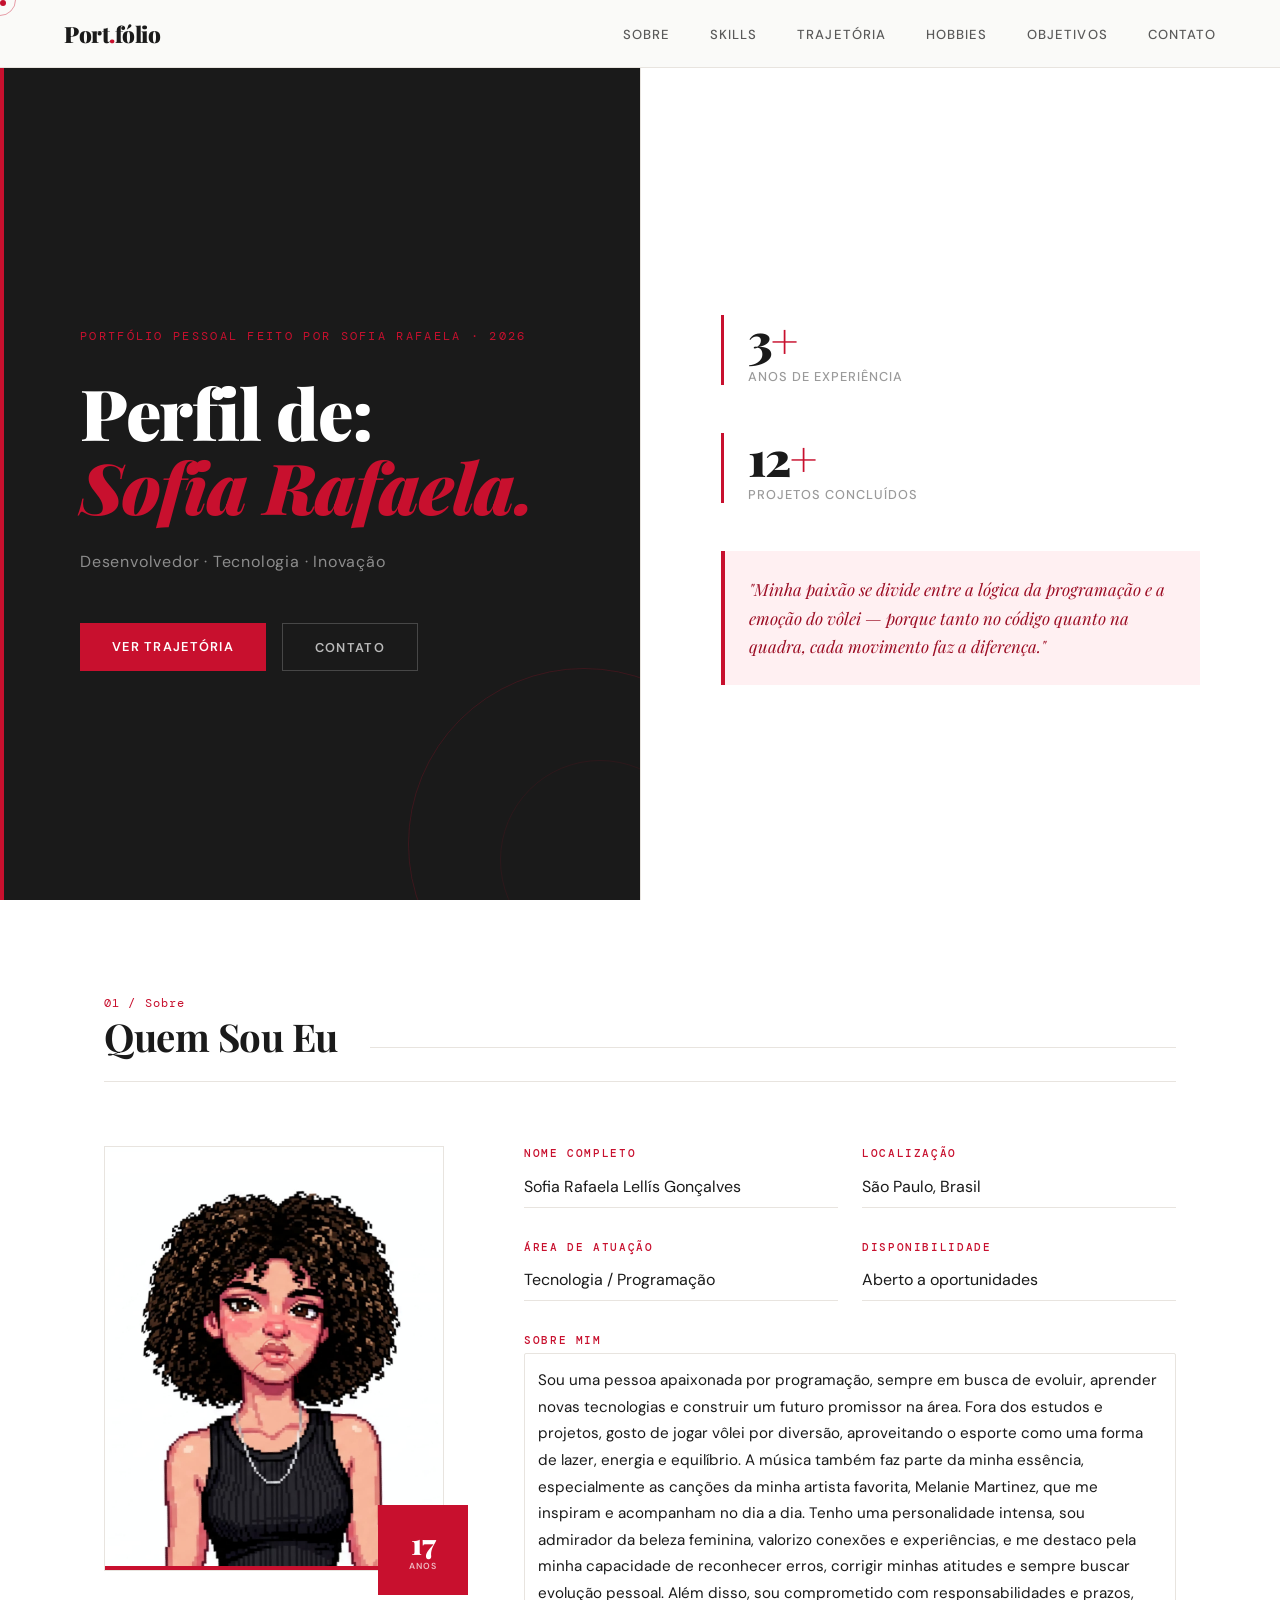
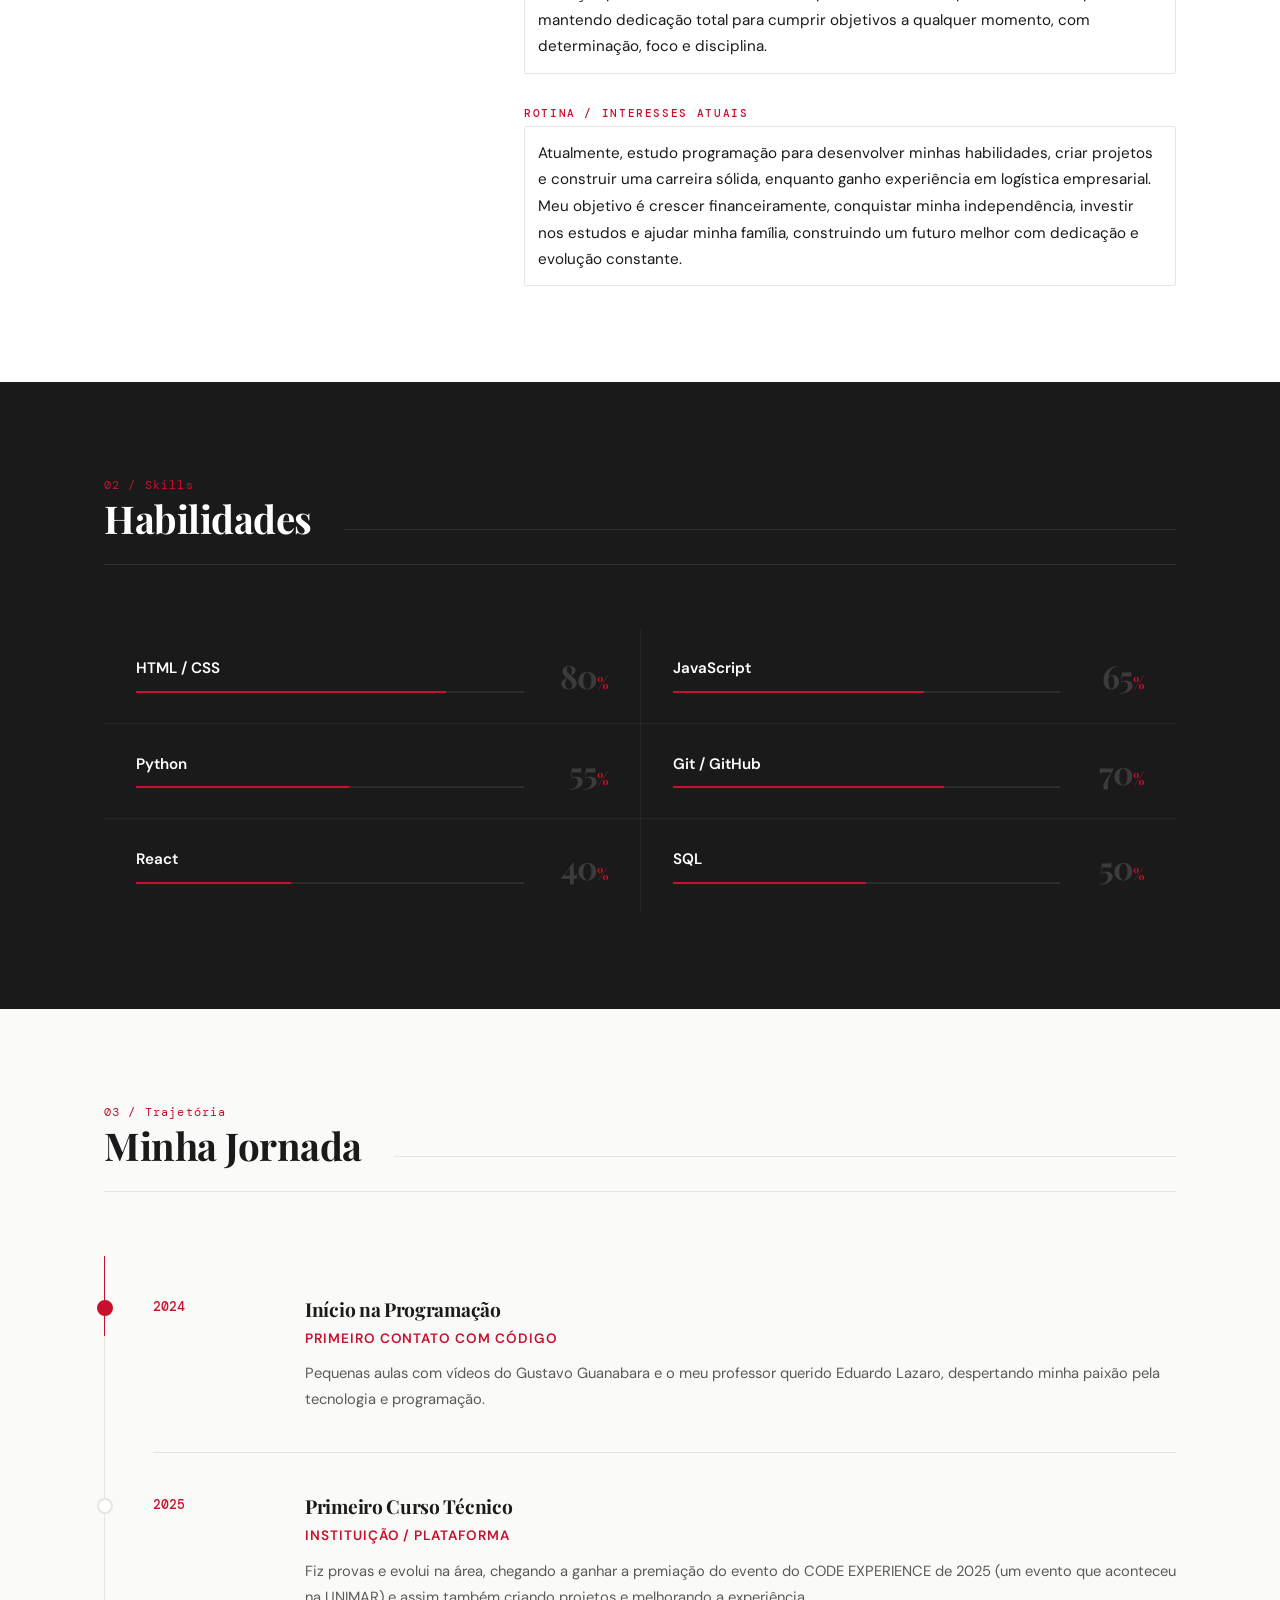
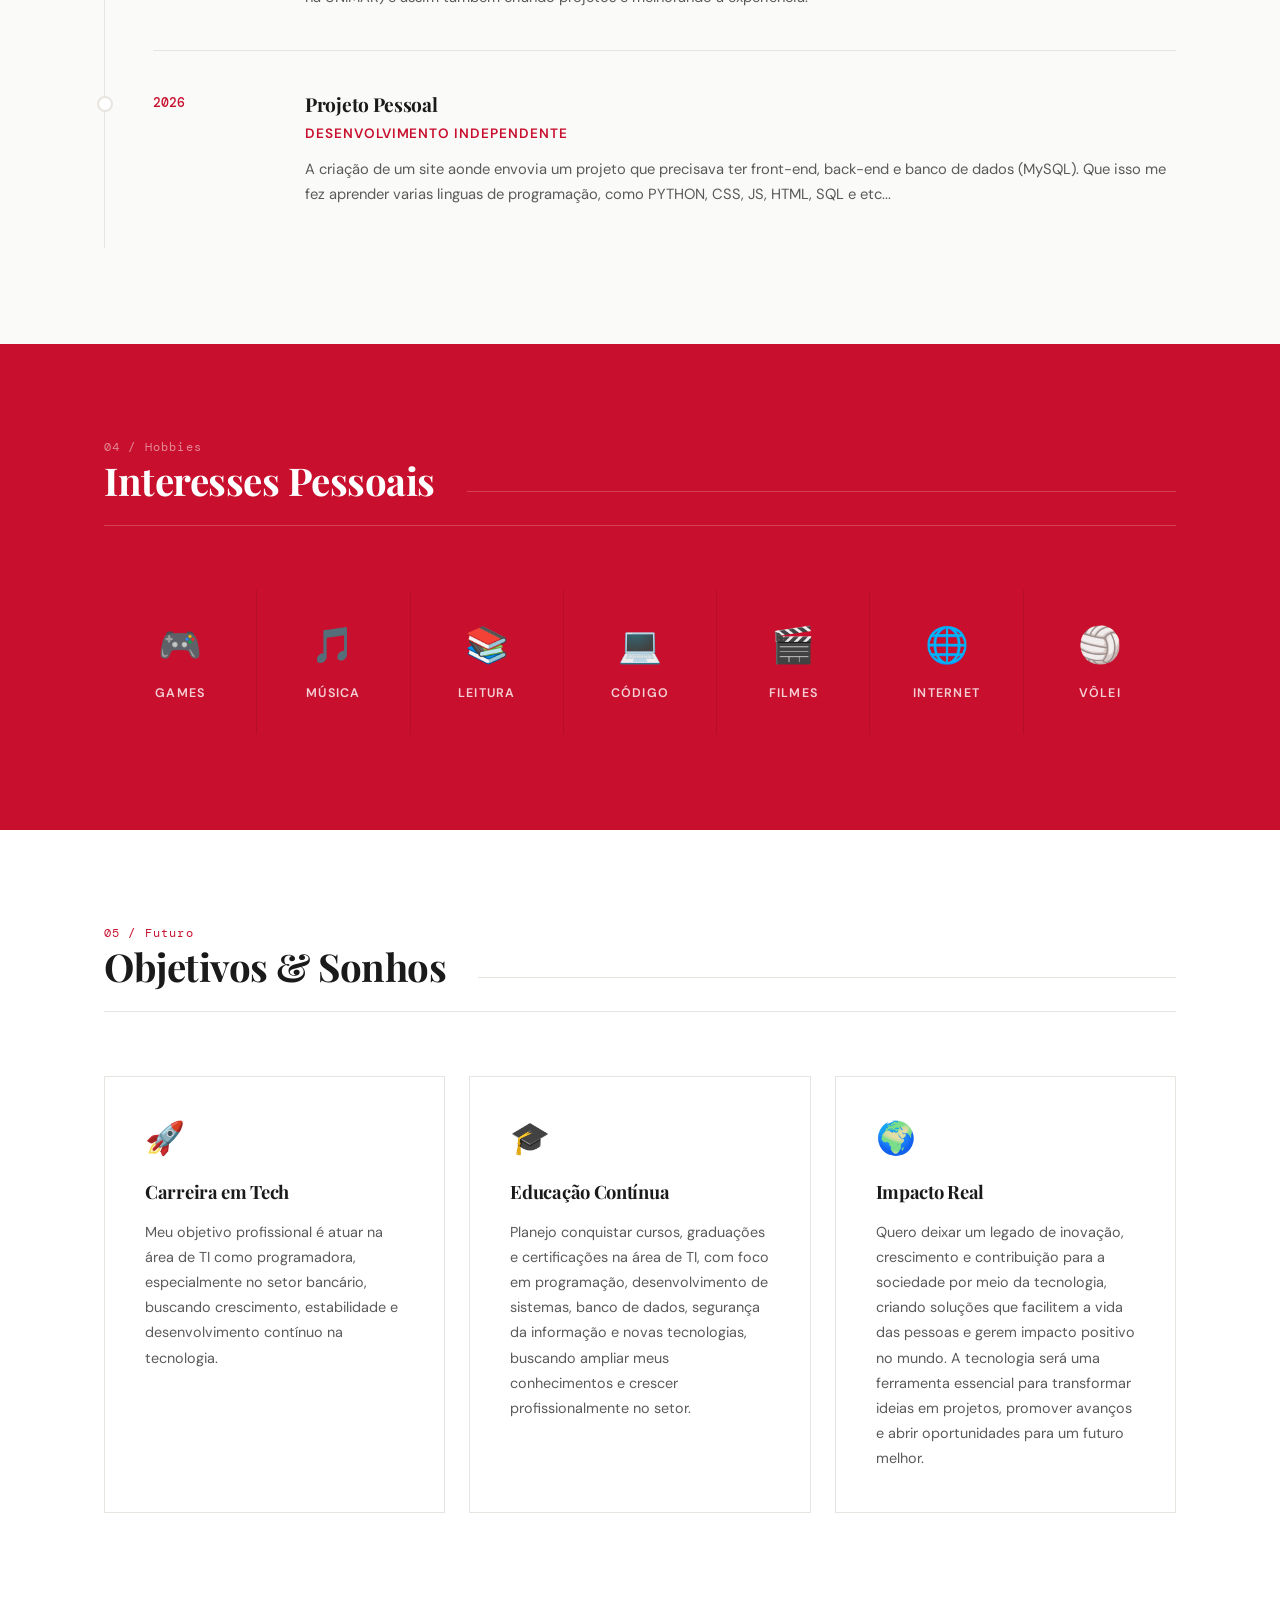
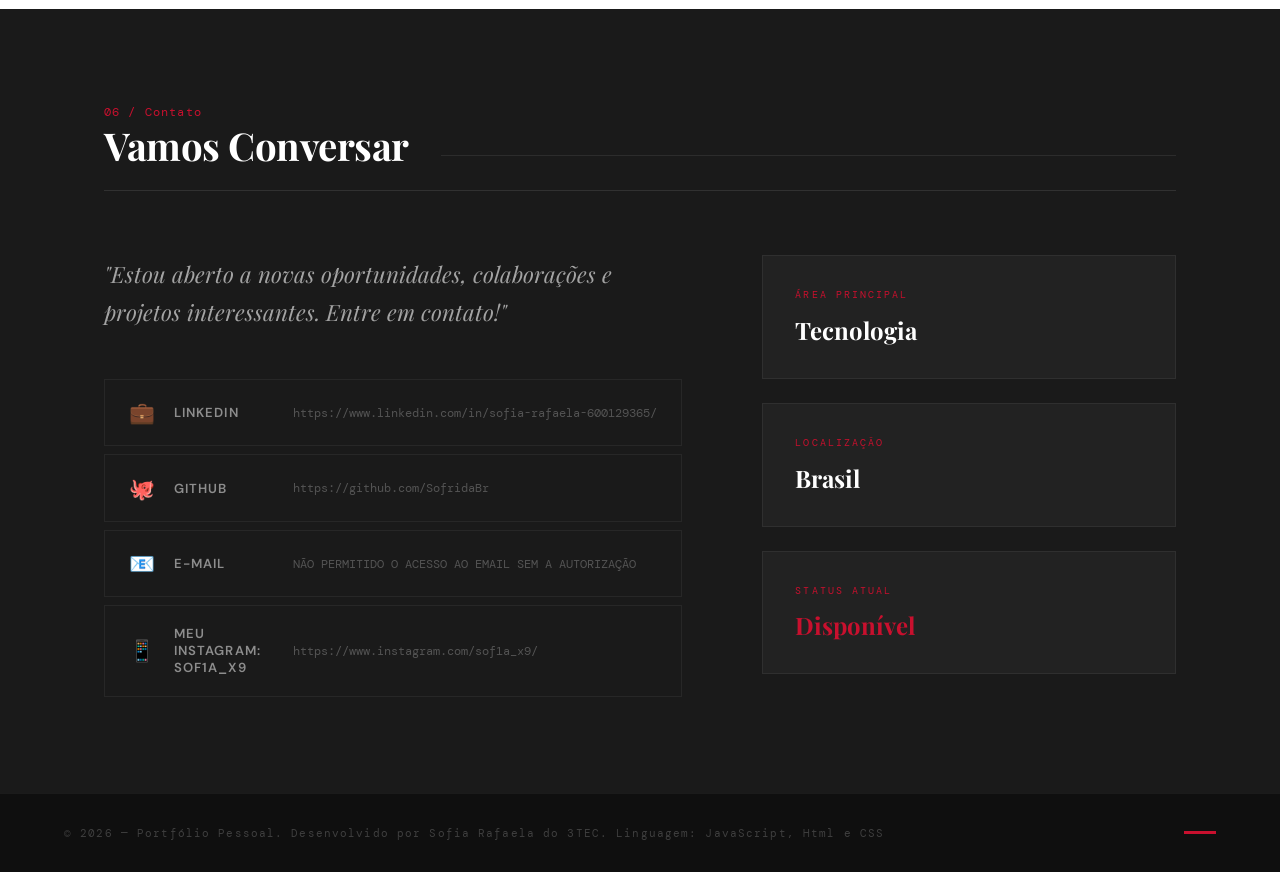
<file: profile-2.0-main/profile vermelho/profile.html>
<!DOCTYPE html>
<html lang="pt-BR">
<head>
<meta charset="UTF-8">
<meta name="viewport" content="width=device-width, initial-scale=1.0">
<title>Portfólio Profissional feito pela Sofia</title>
<link href="https://fonts.googleapis.com/css2?family=Playfair+Display:ital,wght@0,400;0,700;0,900;1,400;1,700&family=DM+Sans:wght@300;400;500;600&family=DM+Mono:wght@400;500&display=swap" rel="stylesheet">
<style>
:root {
  --red: #C8102E;
  --red-dark: #9B0C23;
  --red-light: #E8192E;
  --red-pale: #FFF0F2;
  --red-muted: #F5D0D6;
  --white: #FFFFFF;
  --off-white: #FAFAF8;
  --cream: #F5F2EE;
  --charcoal: #1A1A1A;
  --dark: #0F0F0F;
  --mid: #5A5A5A;
  --light: #9A9A9A;
  --border: #E8E4DF;
  --border-red: rgba(200,16,46,0.15);
}

* { margin:0; padding:0; box-sizing:border-box; }
html { scroll-behavior:smooth; }

body {
  font-family: 'DM Sans', sans-serif;
  background: var(--off-white);
  color: var(--charcoal);
  overflow-x: hidden;
}

::-webkit-scrollbar { width:3px; }
::-webkit-scrollbar-track { background: var(--cream); }
::-webkit-scrollbar-thumb { background: var(--red); }

/* ─── NAV ─── */
nav {
  position: fixed;
  top:0; left:0; right:0;
  z-index:100;
  background: rgba(250,250,248,0.92);
  backdrop-filter: blur(16px);
  border-bottom: 1px solid var(--border);
  padding: 0 4rem;
  height: 68px;
  display: flex;
  align-items: center;
  justify-content: space-between;
  animation: slideDown 0.6s ease both;
}

@keyframes slideDown {
  from { transform: translateY(-100%); opacity: 0; }
  to   { transform: translateY(0);     opacity: 1; }
}

.logo {
  font-family: 'Playfair Display', serif;
  font-size: 1.4rem;
  font-weight: 900;
  color: var(--charcoal);
  text-decoration: none;
  letter-spacing: -0.5px;
}
.logo span { color: var(--red); }

.nav-links { display:flex; gap:2.5rem; list-style:none; }
.nav-links a {
  font-size:0.82rem;
  font-weight:500;
  letter-spacing:0.08em;
  text-transform:uppercase;
  color: var(--mid);
  text-decoration:none;
  transition: color 0.25s;
  position: relative;
}
.nav-links a::after {
  content:'';
  position:absolute;
  bottom:-4px; left:0; right:0;
  height:2px;
  background: var(--red);
  transform:scaleX(0);
  transform-origin: left;
  transition: transform 0.3s ease;
}
.nav-links a:hover { color: var(--red); }
.nav-links a:hover::after { transform:scaleX(1); }

/* ─── HERO ─── */
#hero {
  min-height: 100vh;
  display: grid;
  grid-template-columns: 1fr 1fr;
  padding-top: 68px;
}

.hero-left {
  background: var(--charcoal);
  padding: 7rem 5rem 5rem;
  display: flex;
  flex-direction: column;
  justify-content: center;
  position: relative;
  overflow: hidden;
}

.hero-left::before {
  content: '';
  position: absolute;
  top: 0; left: 0;
  width: 4px;
  height: 100%;
  background: var(--red);
}

.hero-left::after {
  content: '';
  position: absolute;
  bottom: -120px; right: -120px;
  width: 350px; height: 350px;
  border: 1px solid rgba(200,16,46,0.2);
  border-radius: 50%;
  animation: rotateSlow 20s linear infinite;
}

/* decorative second ring */
.hero-left .ring2 {
  position: absolute;
  bottom: -60px; right: -60px;
  width: 200px; height: 200px;
  border: 1px solid rgba(200,16,46,0.1);
  border-radius: 50%;
  animation: rotateSlow 14s linear infinite reverse;
  pointer-events: none;
}

@keyframes rotateSlow {
  from { transform: rotate(0deg); }
  to   { transform: rotate(360deg); }
}

.hero-eyebrow {
  font-family: 'DM Mono', monospace;
  font-size: 0.72rem;
  letter-spacing: 0.2em;
  text-transform: uppercase;
  color: var(--red);
  margin-bottom: 2rem;
  opacity: 0;
  animation: fadeUp 0.8s 0.4s forwards;
}

.hero-name {
  font-family: 'Playfair Display', serif;
  font-size: clamp(2.8rem, 5.5vw, 4.8rem);
  font-weight: 900;
  line-height: 1.05;
  color: var(--white);
  margin-bottom: 1.5rem;
  opacity: 0;
  animation: fadeUp 0.8s 0.6s forwards;
  letter-spacing: -1px;
}

.hero-name em {
  color: var(--red);
  font-style: italic;
  display: block;
}

.hero-role {
  font-size: 1rem;
  font-weight: 400;
  color: rgba(255,255,255,0.5);
  letter-spacing: 0.05em;
  margin-bottom: 3rem;
  opacity: 0;
  animation: fadeUp 0.8s 0.8s forwards;
  line-height: 1.7;
}

.hero-cta {
  display: flex;
  gap: 1rem;
  opacity: 0;
  animation: fadeUp 0.8s 1s forwards;
  flex-wrap: wrap;
}

.btn-red {
  font-size: 0.8rem;
  font-weight: 600;
  letter-spacing: 0.1em;
  text-transform: uppercase;
  padding: 0.9rem 2rem;
  background: var(--red);
  color: var(--white);
  border: none;
  text-decoration: none;
  cursor: pointer;
  transition: all 0.3s;
  display: inline-block;
}
.btn-red:hover { background: var(--red-dark); transform: translateY(-2px); box-shadow: 0 8px 25px rgba(200,16,46,0.35); }

.btn-outline-white {
  font-size: 0.8rem;
  font-weight: 600;
  letter-spacing: 0.1em;
  text-transform: uppercase;
  padding: 0.9rem 2rem;
  background: transparent;
  color: rgba(255,255,255,0.7);
  border: 1px solid rgba(255,255,255,0.2);
  text-decoration: none;
  cursor: pointer;
  transition: all 0.3s;
  display: inline-block;
}
.btn-outline-white:hover { border-color: rgba(255,255,255,0.6); color: white; }

.hero-right {
  background: var(--white);
  padding: 7rem 5rem 5rem;
  display: flex;
  flex-direction: column;
  justify-content: center;
  gap: 3rem;
  border-left: 1px solid var(--border);
}

.hero-stat {
  border-left: 3px solid var(--red);
  padding-left: 1.5rem;
  opacity: 0;
  animation: fadeUp 0.8s forwards;
}
.hero-stat:nth-child(1) { animation-delay: 0.7s; }
.hero-stat:nth-child(2) { animation-delay: 0.9s; }
.hero-stat:nth-child(3) { animation-delay: 1.1s; }

.hero-stat-num {
  font-family: 'Playfair Display', serif;
  font-size: 3rem;
  font-weight: 900;
  line-height: 1;
  color: var(--charcoal);
  letter-spacing: -2px;
}
.hero-stat-num span { color: var(--red); }
.hero-stat-label {
  font-size: 0.8rem;
  font-weight: 500;
  letter-spacing: 0.08em;
  text-transform: uppercase;
  color: var(--light);
  margin-top: 0.3rem;
}

.hero-quote {
  background: var(--red-pale);
  border-left: 4px solid var(--red);
  padding: 1.5rem;
  opacity: 0;
  animation: fadeUp 0.8s 1.2s forwards;
}
.hero-quote p {
  font-family: 'Playfair Display', serif;
  font-size: 1.05rem;
  font-style: italic;
  color: var(--red-dark);
  line-height: 1.7;
}

/* ─── SECTION WRAPPER ─── */
.section-wrap {
  max-width: 1200px;
  margin: 0 auto;
  padding: 6rem 4rem;
}

/* ─── SECTION HEADER ─── */
.sec-header {
  display: flex;
  align-items: flex-end;
  gap: 2rem;
  margin-bottom: 4rem;
  padding-bottom: 1.5rem;
  border-bottom: 1px solid var(--border);
}
.sec-num {
  font-family: 'DM Mono', monospace;
  font-size: 0.72rem;
  color: var(--red);
  letter-spacing: 0.1em;
  margin-bottom: 0.25rem;
}
.sec-title {
  font-family: 'Playfair Display', serif;
  font-size: clamp(1.8rem, 3vw, 2.6rem);
  font-weight: 700;
  color: var(--charcoal);
  line-height: 1.1;
  letter-spacing: -0.5px;
}
.sec-line {
  flex: 1;
  height: 1px;
  background: var(--border);
  margin-bottom: 0.6rem;
}

/* ─── SOBRE ─── */
#sobre { background: var(--white); }

.about-grid {
  display: grid;
  grid-template-columns: 340px 1fr;
  gap: 5rem;
  align-items: start;
}

.about-photo-wrap { position: relative; }
.about-photo {
  width: 100%;
  aspect-ratio: 4/5;
  background: var(--cream);
  border: 1px solid var(--border);
  overflow: hidden;
  display: flex;
  align-items: center;
  justify-content: center;
  flex-direction: column;
  gap: 0.8rem;
  position: relative;
}
.about-photo::after {
  content: '';
  position: absolute;
  bottom: 0; left: 0;
  width: 100%; height: 4px;
  background: var(--red);
}
.about-photo img { position:absolute; inset:0; width:100%; height:100%; object-fit:cover; }
.about-photo svg { opacity: 0.25; width: 64px; height: 64px; }

.about-badge {
  position: absolute;
  bottom: -1.5rem; right: -1.5rem;
  width: 90px; height: 90px;
  background: var(--red);
  display: flex;
  align-items: center;
  justify-content: center;
  flex-direction: column;
  animation: pulse 3s ease-in-out infinite;
}
@keyframes pulse {
  0%,100% { box-shadow: 0 0 0 0 rgba(200,16,46,0.4); }
  50%      { box-shadow: 0 0 0 12px rgba(200,16,46,0); }
}
.about-badge-text {
  font-family: 'Playfair Display', serif;
  font-size: 1.8rem;
  font-weight: 900;
  color: white;
  line-height: 1;
}
.about-badge-label {
  font-size: 0.55rem;
  font-weight: 600;
  letter-spacing: 0.1em;
  text-transform: uppercase;
  color: rgba(255,255,255,0.7);
  margin-top: 2px;
}

.about-fields { display:flex; flex-direction:column; gap:2rem; }
.field-row { display:grid; grid-template-columns:1fr 1fr; gap:1.5rem; }
.field-group { display:flex; flex-direction:column; gap:0.4rem; }
.field-label {
  font-family: 'DM Mono', monospace;
  font-size: 0.68rem;
  letter-spacing: 0.15em;
  text-transform: uppercase;
  color: var(--red);
  font-weight: 500;
}
.field-value {
  font-family: 'DM Sans', sans-serif;
  font-size: 1rem;
  color: var(--charcoal);
  padding: 0.5rem 0;
  border-bottom: 1px solid var(--border);
  line-height: 1.5;
}
.field-value.multiline {
  border: 1px solid var(--border);
  padding: 0.8rem;
  font-size: 0.95rem;
  line-height: 1.75;
  border-radius: 2px;
  white-space: pre-wrap;
}

/* ─── HABILIDADES ─── */
#habilidades { background: var(--charcoal); }
#habilidades .sec-title { color: var(--white); }
#habilidades .sec-num { color: var(--red); }
#habilidades .sec-line { background: rgba(255,255,255,0.1); }
#habilidades .sec-header { border-color: rgba(255,255,255,0.1); }

.skills-columns {
  display: grid;
  grid-template-columns: 1fr 1fr;
  gap: 1px;
  background: rgba(255,255,255,0.05);
}

.skill-row {
  background: var(--charcoal);
  padding: 1.6rem 2rem;
  display: grid;
  grid-template-columns: 1fr auto;
  align-items: center;
  gap: 1.5rem;
  transition: background 0.2s;
}
.skill-row:hover { background: rgba(200,16,46,0.07); }

.skill-row-left { display:flex; flex-direction:column; gap:0.8rem; }

.skill-name {
  font-size: 0.95rem;
  font-weight: 600;
  color: var(--white);
}

.skill-bar-bg {
  height: 2px;
  background: rgba(255,255,255,0.08);
  overflow: hidden;
}
.skill-bar-fill {
  height: 100%;
  background: var(--red);
  width: 0;
  transition: width 1.5s cubic-bezier(0.4,0,0.2,1);
}

.skill-pct {
  font-family: 'Playfair Display', serif;
  font-size: 2rem;
  font-weight: 700;
  color: rgba(255,255,255,0.15);
  letter-spacing: -1px;
  min-width: 60px;
  text-align: right;
}

/* ─── TRAJETÓRIA ─── */
#trajetoria { background: var(--off-white); }

.timeline-wrap {
  display: grid;
  grid-template-columns: 1px 1fr;
  gap: 0 3rem;
}
.timeline-spine {
  background: var(--border);
  position: relative;
}
.timeline-spine::before {
  content: '';
  position: absolute;
  top: 0; left: 0;
  width: 100%;
  height: 80px;
  background: var(--red);
}

.timeline-items { display:flex; flex-direction:column; gap:0; }

.tl-item {
  padding: 2.5rem 0;
  border-bottom: 1px solid var(--border);
  display: grid;
  grid-template-columns: 120px 1fr;
  gap: 2rem;
  position: relative;
  opacity: 0;
  transform: translateX(-20px);
  transition: opacity 0.6s ease, transform 0.6s ease, background 0.2s;
}
.tl-item.in {
  opacity: 1;
  transform: translateX(0);
}
.tl-item:last-child { border-bottom: none; }
.tl-item::before {
  content: '';
  position: absolute;
  left: -3.5rem;
  top: 2.8rem;
  width: 12px; height: 12px;
  background: var(--white);
  border: 2px solid var(--border);
  border-radius: 50%;
  transition: border-color 0.2s, background 0.2s;
}
.tl-item:first-child::before { border-color: var(--red); background: var(--red); }
.tl-item:hover::before { border-color: var(--red); }

.tl-date {
  font-family: 'DM Mono', monospace;
  font-size: 0.8rem;
  color: var(--red);
  font-weight: 500;
  margin-top: 0.15rem;
}

.tl-body { display:flex; flex-direction:column; gap:0.5rem; }
.tl-title {
  font-family: 'Playfair Display', serif;
  font-size: 1.2rem;
  font-weight: 700;
  color: var(--charcoal);
  letter-spacing: -0.3px;
}
.tl-sub {
  font-size: 0.85rem;
  font-weight: 600;
  letter-spacing: 0.07em;
  text-transform: uppercase;
  color: var(--red);
}
.tl-desc {
  font-size: 0.92rem;
  color: var(--mid);
  line-height: 1.75;
  margin-top: 0.4rem;
}

/* ─── HOBBIES ─── */
#hobbies { background: var(--red); }
#hobbies .sec-title { color: var(--white); }
#hobbies .sec-num { color: rgba(255,255,255,0.6); }
#hobbies .sec-line { background: rgba(255,255,255,0.2); }
#hobbies .sec-header { border-color: rgba(255,255,255,0.2); }

.hobbies-grid {
  display: grid;
  grid-template-columns: repeat(auto-fill, minmax(150px, 1fr));
  gap: 1px;
  background: rgba(0,0,0,0.1);
}

.hobby-card {
  background: var(--red);
  padding: 2rem 1.5rem;
  text-align: center;
  transition: background 0.25s, transform 0.3s;
  opacity: 0;
  transform: scale(0.85);
}
.hobby-card.in {
  opacity: 1;
  transform: scale(1);
}
.hobby-card:hover { background: var(--red-dark); transform: scale(1.05); }

.hobby-emoji {
  font-size: 2.2rem;
  display: block;
  margin-bottom: 0.8rem;
  transition: transform 0.2s;
}
.hobby-card:hover .hobby-emoji { transform: scale(1.15) rotate(-5deg); }

.hobby-label {
  font-size: 0.78rem;
  font-weight: 600;
  letter-spacing: 0.1em;
  text-transform: uppercase;
  color: rgba(255,255,255,0.8);
}

/* ─── OBJETIVOS ─── */
#objetivos { background: var(--white); }

.goals-grid {
  display: grid;
  grid-template-columns: repeat(auto-fill, minmax(300px, 1fr));
  gap: 1.5rem;
}

.goal-card {
  border: 1px solid var(--border);
  padding: 2.5rem;
  transition: all 0.3s;
  position: relative;
  background: var(--white);
  overflow: hidden;
  opacity: 0;
  transform: translateY(20px);
}
.goal-card.in {
  opacity: 1;
  transform: translateY(0);
}
.goal-card::before {
  content: '';
  position: absolute;
  top: 0; left: 0;
  width: 100%; height: 3px;
  background: var(--red);
  transform: scaleX(0);
  transform-origin: left;
  transition: transform 0.4s ease;
}
.goal-card:hover { box-shadow: 0 8px 40px rgba(0,0,0,0.08); transform: translateY(-4px); }
.goal-card.in:hover { transform: translateY(-4px); }
.goal-card:hover::before { transform: scaleX(1); }

.goal-icon {
  font-size: 2rem;
  display: block;
  margin-bottom: 1.2rem;
}
.goal-title {
  font-family: 'Playfair Display', serif;
  font-size: 1.15rem;
  font-weight: 700;
  color: var(--charcoal);
  margin-bottom: 1rem;
  letter-spacing: -0.3px;
}
.goal-desc {
  font-size: 0.9rem;
  color: var(--mid);
  line-height: 1.75;
}

/* ─── CONTATO ─── */
#contato { background: var(--charcoal); }
#contato .sec-title { color: var(--white); }
#contato .sec-num { color: var(--red); }
#contato .sec-line { background: rgba(255,255,255,0.1); }
#contato .sec-header { border-color: rgba(255,255,255,0.1); }

.contact-layout {
  display: grid;
  grid-template-columns: 1fr 1fr;
  gap: 5rem;
}

.contact-intro {
  font-family: 'Playfair Display', serif;
  font-size: 1.4rem;
  font-style: italic;
  color: rgba(255,255,255,0.6);
  line-height: 1.7;
  margin-bottom: 3rem;
}

.links-list { display:flex; flex-direction:column; gap:0.5rem; }

.link-row {
  display: flex;
  align-items: center;
  gap: 1.2rem;
  padding: 1.2rem 1.5rem;
  border: 1px solid rgba(255,255,255,0.06);
  transition: all 0.25s;
  text-decoration: none;
  opacity: 0;
  transform: translateX(-16px);
}
.link-row.in {
  opacity: 1;
  transform: translateX(0);
}
.link-row:hover { border-color: rgba(200,16,46,0.4); background: rgba(200,16,46,0.05); }

.link-emoji {
  font-size: 1.3rem;
  flex-shrink: 0;
}
.link-label {
  font-size: 0.82rem;
  font-weight: 600;
  letter-spacing: 0.08em;
  text-transform: uppercase;
  color: rgba(255,255,255,0.5);
  width: 100px;
}
.link-url {
  font-family: 'DM Mono', monospace;
  font-size: 0.78rem;
  color: rgba(255,255,255,0.25);
  flex: 1;
  overflow: hidden;
  text-overflow: ellipsis;
  white-space: nowrap;
  transition: color 0.25s;
}
.link-row:hover .link-url { color: rgba(255,255,255,0.5); }

.contact-aside {
  display: flex;
  flex-direction: column;
  gap: 1.5rem;
}

.contact-card {
  background: rgba(255,255,255,0.04);
  border: 1px solid rgba(255,255,255,0.06);
  padding: 2rem;
  transition: border-color 0.3s, background 0.3s;
  opacity: 0;
  transform: translateX(16px);
}
.contact-card.in {
  opacity: 1;
  transform: translateX(0);
}
.contact-card:hover { border-color: rgba(200,16,46,0.3); background: rgba(200,16,46,0.05); }
.contact-card-label {
  font-family: 'DM Mono', monospace;
  font-size: 0.65rem;
  letter-spacing: 0.2em;
  text-transform: uppercase;
  color: var(--red);
  margin-bottom: 0.8rem;
}
.contact-card-value {
  font-family: 'Playfair Display', serif;
  font-size: 1.5rem;
  font-weight: 700;
  color: var(--white);
}

/* ─── FOOTER ─── */
footer {
  background: var(--dark);
  padding: 2rem 4rem;
  display: flex;
  align-items: center;
  justify-content: space-between;
  border-top: 1px solid rgba(255,255,255,0.05);
}
.footer-copy {
  font-family: 'DM Mono', monospace;
  font-size: 0.7rem;
  color: rgba(255,255,255,0.2);
  letter-spacing: 0.1em;
}
.footer-red {
  width: 32px; height: 3px;
  background: var(--red);
}

/* ─── ANIMATIONS ─── */
@keyframes fadeUp {
  from { opacity:0; transform:translateY(16px); }
  to   { opacity:1; transform:translateY(0); }
}

.reveal {
  opacity: 0;
  transform: translateY(24px);
  transition: opacity 0.7s ease, transform 0.7s ease;
}
.reveal.in {
  opacity: 1;
  transform: none;
}

/* stagger delays for children */
.reveal-stagger > * {
  opacity: 0;
  transform: translateY(20px);
  transition: opacity 0.5s ease, transform 0.5s ease;
}
.reveal-stagger.in > *:nth-child(1) { opacity:1; transform:none; transition-delay: 0.05s; }
.reveal-stagger.in > *:nth-child(2) { opacity:1; transform:none; transition-delay: 0.15s; }
.reveal-stagger.in > *:nth-child(3) { opacity:1; transform:none; transition-delay: 0.25s; }
.reveal-stagger.in > *:nth-child(4) { opacity:1; transform:none; transition-delay: 0.35s; }
.reveal-stagger.in > *:nth-child(5) { opacity:1; transform:none; transition-delay: 0.45s; }
.reveal-stagger.in > *:nth-child(6) { opacity:1; transform:none; transition-delay: 0.55s; }

/* cursor glow */
.cursor-dot {
  width: 6px; height: 6px;
  background: var(--red);
  border-radius: 50%;
  position: fixed;
  pointer-events: none;
  z-index: 9999;
  transition: transform 0.1s;
  mix-blend-mode: multiply;
}
.cursor-ring {
  width: 32px; height: 32px;
  border: 1px solid rgba(200,16,46,0.4);
  border-radius: 50%;
  position: fixed;
  pointer-events: none;
  z-index: 9998;
  transition: all 0.15s ease;
}

@media(max-width:768px){
  nav { padding: 0 1.5rem; }
  #hero { grid-template-columns: 1fr; }
  .hero-left, .hero-right { padding: 4rem 2rem; }
  .section-wrap { padding: 4rem 1.5rem; }
  footer { flex-direction: column; gap: 1rem; text-align: center; }
  nav .nav-links { display: none; }
  .about-grid { grid-template-columns: 1fr; }
  .field-row { grid-template-columns: 1fr; }
  .skills-columns { grid-template-columns: 1fr; }
  .contact-layout { grid-template-columns: 1fr; gap: 3rem; }
}
</style>
</head>
<body>

<!-- Custom cursor -->
<div class="cursor-dot" id="cursorDot"></div>
<div class="cursor-ring" id="cursorRing"></div>

<!-- NAV -->
<nav>
  <a class="logo" href="#hero">Port<span>.</span>fólio</a>
  <ul class="nav-links">
    <li><a href="#sobre">Sobre</a></li>
    <li><a href="#habilidades">Skills</a></li>
    <li><a href="#trajetoria">Trajetória</a></li>
    <li><a href="#hobbies">Hobbies</a></li>
    <li><a href="#objetivos">Objetivos</a></li>
    <li><a href="#contato">Contato</a></li>
  </ul>
</nav>

<!-- HERO -->
<section id="hero">
  <div class="hero-left">
    <div class="ring2"></div>
    <div class="hero-eyebrow">Portfólio Pessoal feito por Sofia Rafaela · 2026</div>
    <h1 class="hero-name">
      Perfil de:
      <em>Sofia Rafaela.</em>
    </h1>
    <div class="hero-role">Desenvolvedor · Tecnologia · Inovação</div>
    <div class="hero-cta">
      <a class="btn-red" href="#trajetoria">Ver Trajetória</a>
      <a class="btn-outline-white" href="#contato">Contato</a>
    </div>
  </div>
  <div class="hero-right">
    <div class="hero-stat">
      <div class="hero-stat-num">3<span>+</span></div>
      <div class="hero-stat-label">Anos de Experiência</div>
    </div>
    <div class="hero-stat">
      <div class="hero-stat-num">12<span>+</span></div>
      <div class="hero-stat-label">Projetos Concluídos</div>
    </div>
    <div class="hero-quote">
      <p>"Minha paixão se divide entre a lógica da programação e a emoção do vôlei — porque tanto no código quanto na quadra, cada movimento faz a diferença."</p>
    </div>
  </div>
</section>

<!-- SOBRE -->
<section id="sobre">
  <div class="section-wrap">
    <div class="sec-header reveal">
      <div><div class="sec-num">01 / Sobre</div><h2 class="sec-title">Quem Sou Eu</h2></div>
      <div class="sec-line"></div>
    </div>
    <div class="about-grid reveal">
      <div class="about-photo-wrap">



        <div class="about-photo">

           <img src="cat.jpg" alt="Foto de perfil" class="profile-img">

          <!-- Substitua o SVG abaixo por: <img src="sua-foto.jpg" alt="Foto"> -->
          <svg viewBox="0 0 64 64" fill="none"><circle cx="32" cy="24" r="12" stroke="#C8102E" stroke-width="1.5"/><path d="M8 56c0-13.3 10.7-24 24-24s24 10.7 24 24" stroke="#C8102E" stroke-width="1.5"/></svg>
        </div>
        <div class="about-badge">
          <div class="about-badge-text">17</div>
          <div class="about-badge-label">Anos</div>
        </div>
      </div>
      <div class="about-fields">
        <div class="field-row">
          <div class="field-group">
            <span class="field-label">Nome Completo</span>
            <span class="field-value">Sofia Rafaela Lellís Gonçalves</span>
          </div>
          <div class="field-group">
            <span class="field-label">Localização</span>
            <span class="field-value">São Paulo, Brasil</span>
          </div>
        </div>
        <div class="field-row">
          <div class="field-group">
            <span class="field-label">Área de Atuação</span>
            <span class="field-value">Tecnologia / Programação</span>
          </div>
          <div class="field-group">
            <span class="field-label">Disponibilidade</span>
            <span class="field-value">Aberto a oportunidades</span>
          </div>
        </div>
        <div class="field-group">
          <span class="field-label">Sobre Mim</span>
          <span class="field-value multiline">Sou uma pessoa apaixonada por programação, sempre em busca de evoluir, aprender novas tecnologias e construir um futuro promissor na área. Fora dos estudos e projetos, gosto de jogar vôlei por diversão, aproveitando o esporte como uma forma de lazer, energia e equilíbrio. A música também faz parte da minha essência, especialmente as canções da minha artista favorita, Melanie Martinez, que me inspiram e acompanham no dia a dia. Tenho uma personalidade intensa, sou admirador da beleza feminina, valorizo conexões e experiências, e me destaco pela minha capacidade de reconhecer erros, corrigir minhas atitudes e sempre buscar evolução pessoal. Além disso, sou comprometido com responsabilidades e prazos, mantendo dedicação total para cumprir objetivos a qualquer momento, com determinação, foco e disciplina.</span>
        </div>
        <div class="field-group">
          <span class="field-label">Rotina / Interesses Atuais</span>
          <span class="field-value multiline">Atualmente, estudo programação para desenvolver minhas habilidades, criar projetos e construir uma carreira sólida, enquanto ganho experiência em logística empresarial. Meu objetivo é crescer financeiramente, conquistar minha independência, investir nos estudos e ajudar minha família, construindo um futuro melhor com dedicação e evolução constante.</span>
        </div>
      </div>
    </div>
  </div>
</section>

<!-- HABILIDADES -->
<section id="habilidades">
  <div class="section-wrap">
    <div class="sec-header reveal">
      <div><div class="sec-num" style="color:var(--red);">02 / Skills</div><h2 class="sec-title" style="color:white;">Habilidades</h2></div>
      <div class="sec-line" style="background:rgba(255,255,255,0.08);"></div>
    </div>
    <div class="skills-columns reveal" id="skills-container">
      <!-- Skills renderizadas via JS abaixo -->
    </div>
  </div>
</section>

<!-- TRAJETÓRIA -->
<section id="trajetoria">
  <div class="section-wrap">
    <div class="sec-header reveal">
      <div><div class="sec-num">03 / Trajetória</div><h2 class="sec-title">Minha Jornada</h2></div>
      <div class="sec-line"></div>
    </div>
    <div class="timeline-wrap">
      <div class="timeline-spine"></div>
      <div class="timeline-items" id="timeline-container"></div>
    </div>
  </div>
</section>

<!-- HOBBIES -->
<section id="hobbies">
  <div class="section-wrap">
    <div class="sec-header reveal">
      <div><div class="sec-num" style="color:rgba(255,255,255,0.5);">04 / Hobbies</div><h2 class="sec-title" style="color:white;">Interesses Pessoais</h2></div>
      <div class="sec-line" style="background:rgba(255,255,255,0.2);"></div>
    </div>
    <div class="hobbies-grid" id="hobbies-container"></div>
  </div>
</section>

<!-- OBJETIVOS -->
<section id="objetivos">
  <div class="section-wrap">
    <div class="sec-header reveal">
      <div><div class="sec-num">05 / Futuro</div><h2 class="sec-title">Objetivos & Sonhos</h2></div>
      <div class="sec-line"></div>
    </div>
    <div class="goals-grid" id="goals-container"></div>
  </div>
</section>

<!-- CONTATO -->
<section id="contato">
  <div class="section-wrap">
    <div class="sec-header reveal">
      <div><div class="sec-num" style="color:var(--red);">06 / Contato</div><h2 class="sec-title" style="color:white;">Vamos Conversar</h2></div>
      <div class="sec-line" style="background:rgba(255,255,255,0.08);"></div>
    </div>
    <div class="contact-layout reveal">
      <div>
        <p class="contact-intro">"Estou aberto a novas oportunidades, colaborações e projetos interessantes. Entre em contato!"</p>
        <div class="links-list" id="links-container"></div>
      </div>
      <div class="contact-aside" id="contact-aside">
        <div class="contact-card">
          <div class="contact-card-label">Área Principal</div>
          <div class="contact-card-value">Tecnologia</div>
        </div>
        <div class="contact-card">
          <div class="contact-card-label">Localização</div>
          <div class="contact-card-value">Brasil</div>
        </div>
        <div class="contact-card">
          <div class="contact-card-label">Status Atual</div>
          <div class="contact-card-value" style="color:var(--red);">Disponível</div>
        </div>
      </div>
    </div>
  </div>
</section>

<footer>
  <span class="footer-copy">© <span id="fyear"></span> — Portfólio Pessoal. Desenvolvido por Sofia Rafaela do 3TEC. Linguagem: JavaScript, Html e CSS</span>
  <div class="footer-red"></div>
</footer>

<script>
document.getElementById('fyear').textContent = new Date().getFullYear();

/* ── DADOS — edite aqui ───────────────────────────── */
const SKILLS = [
  {name:'HTML / CSS',   lvl:80},
  {name:'JavaScript',   lvl:65},
  {name:'Python',       lvl:55},
  {name:'Git / GitHub', lvl:70},
  {name:'React',        lvl:40},
  {name:'SQL',          lvl:50},
];

const TIMELINE = [
  {date:'2024', title:'Início na Programação',  sub:'Primeiro contato com código',      desc:'Pequenas aulas com vídeos do Gustavo Guanabara e o meu professor querido Eduardo Lazaro, despertando minha paixão pela tecnologia e programação.'},
  {date:'2025', title:'Primeiro Curso Técnico', sub:'Instituição / Plataforma',          desc:'Fiz provas e evolui na área, chegando a ganhar a premiação do evento do CODE EXPERIENCE de 2025 (um evento que aconteceu na UNIMAR) e assim também criando projetos e melhorando a experiência.'},
  {date:'2026', title:'Projeto Pessoal',        sub:'Desenvolvimento independente',      desc:'A criação de um site aonde envovia um projeto que precisava ter front-end, back-end e banco de dados (MySQL). Que isso me fez aprender varias linguas de programação, como PYTHON, CSS, JS, HTML, SQL e etc...'},
];

const HOBBIES = [
  {e:'🎮', n:'Games'}, {e:'🎵', n:'Música'}, {e:'📚', n:'Leitura'},
  {e:'💻', n:'Código'},{e:'🎬', n:'Filmes'}, {e:'🌐', n:'Internet'}, {e:'🏐', n:'Vôlei'},
];

const GOALS = [
  {i:'🚀', t:'Carreira em Tech',    d:'Meu objetivo profissional é atuar na área de TI como programadora, especialmente no setor bancário, buscando crescimento, estabilidade e desenvolvimento contínuo na tecnologia.'},
  {i:'🎓', t:'Educação Contínua',   d:'Planejo conquistar cursos, graduações e certificações na área de TI, com foco em programação, desenvolvimento de sistemas, banco de dados, segurança da informação e novas tecnologias, buscando ampliar meus conhecimentos e crescer profissionalmente no setor.'},
  {i:'🌍', t:'Impacto Real',        d:'Quero deixar um legado de inovação, crescimento e contribuição para a sociedade por meio da tecnologia, criando soluções que facilitem a vida das pessoas e gerem impacto positivo no mundo. A tecnologia será uma ferramenta essencial para transformar ideias em projetos, promover avanços e abrir oportunidades para um futuro melhor.'},
];

const LINKS = [
  {e:'💼', l:'LinkedIn',  u:'https://www.linkedin.com/in/sofia-rafaela-600129365/'},
  {e:'🐙', l:'GitHub',    u:'https://github.com/SofridaBr'},
  {e:'📧', l:'E-mail',    u:'NÃO PERMITIDO O ACESSO AO EMAIL SEM A AUTORIZAÇÃO'},
  {e:'📱', l:'meu Instagram: sof1a_x9 ', u:'https://www.instagram.com/sof1a_x9/'},
];
/* ─────────────────────────────────────────────────── */

/* render skills */
(function(){
  const c = document.getElementById('skills-container');
  SKILLS.forEach(s => {
    const d = document.createElement('div');
    d.className = 'skill-row';
    d.innerHTML = `
      <div class="skill-row-left">
        <span class="skill-name">${s.name}</span>
        <div class="skill-bar-bg"><div class="skill-bar-fill" data-lvl="${s.lvl}"></div></div>
      </div>
      <div class="skill-pct">${s.lvl}<span style="font-size:1rem;color:var(--red);">%</span></div>`;
    c.appendChild(d);
  });
})();

/* render timeline */
(function(){
  const c = document.getElementById('timeline-container');
  TIMELINE.forEach(t => {
    const d = document.createElement('div');
    d.className = 'tl-item';
    d.innerHTML = `
      <span class="tl-date">${t.date}</span>
      <div class="tl-body">
        <span class="tl-title">${t.title}</span>
        <span class="tl-sub">${t.sub}</span>
        <p class="tl-desc">${t.desc}</p>
      </div>`;
    c.appendChild(d);
  });
})();

/* render hobbies */
(function(){
  const c = document.getElementById('hobbies-container');
  HOBBIES.forEach(h => {
    const d = document.createElement('div');
    d.className = 'hobby-card';
    d.innerHTML = `<span class="hobby-emoji">${h.e}</span><span class="hobby-label">${h.n}</span>`;
    c.appendChild(d);
  });
})();

/* render goals */
(function(){
  const c = document.getElementById('goals-container');
  GOALS.forEach(g => {
    const d = document.createElement('div');
    d.className = 'goal-card';
    d.innerHTML = `<span class="goal-icon">${g.i}</span><div class="goal-title">${g.t}</div><p class="goal-desc">${g.d}</p>`;
    c.appendChild(d);
  });
})();

/* render links */
(function(){
  const c = document.getElementById('links-container');
  LINKS.forEach(l => {
    const a = document.createElement('a');
    a.className = 'link-row';
    a.href = l.u;
    a.target = '_blank';
    a.rel = 'noopener noreferrer';
    a.innerHTML = `<span class="link-emoji">${l.e}</span><span class="link-label">${l.l}</span><span class="link-url">${l.u}</span>`;
    c.appendChild(a);
  });
})();

/* ── INTERSECTION OBSERVER — reveal on scroll ── */
const obs = new IntersectionObserver(entries => {
  entries.forEach(e => {
    if (e.isIntersecting) {
      e.target.classList.add('in');
      obs.unobserve(e.target);
    }
  });
}, {threshold: 0.1});

document.querySelectorAll('.reveal, .reveal-stagger').forEach(el => obs.observe(el));

/* staggered tl-items */
const tlObs = new IntersectionObserver(entries => {
  entries.forEach(e => {
    if (e.isIntersecting) {
      const items = document.querySelectorAll('.tl-item');
      items.forEach((it, i) => {
        setTimeout(() => it.classList.add('in'), i * 150);
      });
      tlObs.disconnect();
    }
  });
}, {threshold: 0.1});
const tlSection = document.getElementById('trajetoria');
if (tlSection) tlObs.observe(tlSection);

/* staggered hobby cards */
const hobbyObs = new IntersectionObserver(entries => {
  entries.forEach(e => {
    if (e.isIntersecting) {
      document.querySelectorAll('.hobby-card').forEach((c, i) => {
        setTimeout(() => c.classList.add('in'), i * 80);
      });
      hobbyObs.disconnect();
    }
  });
}, {threshold: 0.1});
const hobbySection = document.getElementById('hobbies');
if (hobbySection) hobbyObs.observe(hobbySection);

/* staggered goal cards */
const goalObs = new IntersectionObserver(entries => {
  entries.forEach(e => {
    if (e.isIntersecting) {
      document.querySelectorAll('.goal-card').forEach((c, i) => {
        setTimeout(() => c.classList.add('in'), i * 120);
      });
      goalObs.disconnect();
    }
  });
}, {threshold: 0.1});
const goalSection = document.getElementById('objetivos');
if (goalSection) goalObs.observe(goalSection);

/* staggered link rows */
const linkObs = new IntersectionObserver(entries => {
  entries.forEach(e => {
    if (e.isIntersecting) {
      document.querySelectorAll('.link-row').forEach((r, i) => {
        setTimeout(() => r.classList.add('in'), i * 100);
      });
      linkObs.disconnect();
    }
  });
}, {threshold: 0.1});
const contactSection = document.getElementById('contato');
if (contactSection) linkObs.observe(contactSection);

/* staggered contact cards */
const ccObs = new IntersectionObserver(entries => {
  entries.forEach(e => {
    if (e.isIntersecting) {
      document.querySelectorAll('.contact-card').forEach((c, i) => {
        setTimeout(() => c.classList.add('in'), i * 120);
      });
      ccObs.disconnect();
    }
  });
}, {threshold: 0.1});
if (contactSection) ccObs.observe(contactSection);

/* skill bars on scroll */
const skillObs = new IntersectionObserver(entries => {
  entries.forEach(e => {
    if (e.isIntersecting) {
      e.target.querySelectorAll('.skill-bar-fill').forEach(b => {
        b.style.width = b.dataset.lvl + '%';
      });
      skillObs.disconnect();
    }
  });
}, {threshold: 0.2});
const skillSec = document.getElementById('habilidades');
if (skillSec) skillObs.observe(skillSec);

/* custom cursor */
const dot  = document.getElementById('cursorDot');
const ring = document.getElementById('cursorRing');
let mx=0, my=0, rx=0, ry=0;
document.addEventListener('mousemove', e => { mx = e.clientX; my = e.clientY; });
(function animCursor(){
  rx += (mx - rx) * 0.12;
  ry += (my - ry) * 0.12;
  dot.style.left  = mx + 'px';
  dot.style.top   = my + 'px';
  ring.style.left = (rx - 16) + 'px';
  ring.style.top  = (ry - 16) + 'px';
  requestAnimationFrame(animCursor);
})();
document.querySelectorAll('a, button').forEach(el => {
  el.addEventListener('mouseenter', () => ring.style.transform = 'scale(1.8)');
  el.addEventListener('mouseleave', () => ring.style.transform = 'scale(1)');
});
</script>
</body>
</html>
</file>
<file: profile-2.0-main/profile vermelho/style.css>
:root {
  --red: #C8102E;
  --red-dark: #9B0C23;
  --red-light: #E8192E;
  --red-pale: #FFF0F2;
  --red-muted: #F5D0D6;
  --white: #FFFFFF;
  --off-white: #FAFAF8;
  --cream: #F5F2EE;
  --charcoal: #1A1A1A;
  --dark: #0F0F0F;
  --mid: #5A5A5A;
  --light: #9A9A9A;
  --border: #E8E4DF;
  --border-red: rgba(200,16,46,0.15);
}

* { margin:0; padding:0; box-sizing:border-box; }
html { scroll-behavior:smooth; }

body {
  font-family: 'DM Sans', sans-serif;
  background: var(--off-white);
  color: var(--charcoal);
  overflow-x: hidden;
}

::-webkit-scrollbar { width:3px; }
::-webkit-scrollbar-track { background: var(--cream); }
::-webkit-scrollbar-thumb { background: var(--red); }

/* ─── NAV ─── */
nav {
  position: fixed;
  top:0; left:0; right:0;
  z-index:100;
  background: rgba(250,250,248,0.92);
  backdrop-filter: blur(16px);
  border-bottom: 1px solid var(--border);
  padding: 0 4rem;
  height: 68px;
  display: flex;
  align-items: center;
  justify-content: space-between;
  animation: slideDown 0.6s ease both;
}

@keyframes slideDown {
  from { transform: translateY(-100%); opacity: 0; }
  to   { transform: translateY(0);     opacity: 1; }
}

.logo {
  font-family: 'Playfair Display', serif;
  font-size: 1.4rem;
  font-weight: 900;
  color: var(--charcoal);
  text-decoration: none;
  letter-spacing: -0.5px;
}
.logo span { color: var(--red); }

.nav-links { display:flex; gap:2.5rem; list-style:none; }
.nav-links a {
  font-size:0.82rem;
  font-weight:500;
  letter-spacing:0.08em;
  text-transform:uppercase;
  color: var(--mid);
  text-decoration:none;
  transition: color 0.25s;
  position: relative;
}
.nav-links a::after {
  content:'';
  position:absolute;
  bottom:-4px; left:0; right:0;
  height:2px;
  background: var(--red);
  transform:scaleX(0);
  transform-origin: left;
  transition: transform 0.3s ease;
}
.nav-links a:hover { color: var(--red); }
.nav-links a:hover::after { transform:scaleX(1); }

/* ─── HERO ─── */
#hero {
  min-height: 100vh;
  display: grid;
  grid-template-columns: 1fr 1fr;
  padding-top: 68px;
}

.hero-left {
  background: var(--charcoal);
  padding: 7rem 5rem 5rem;
  display: flex;
  flex-direction: column;
  justify-content: center;
  position: relative;
  overflow: hidden;
}

.hero-left::before {
  content: '';
  position: absolute;
  top: 0; left: 0;
  width: 4px;
  height: 100%;
  background: var(--red);
}

.hero-left::after {
  content: '';
  position: absolute;
  bottom: -120px; right: -120px;
  width: 350px; height: 350px;
  border: 1px solid rgba(200,16,46,0.2);
  border-radius: 50%;
  animation: rotateSlow 20s linear infinite;
}

/* decorative second ring */
.hero-left .ring2 {
  position: absolute;
  bottom: -60px; right: -60px;
  width: 200px; height: 200px;
  border: 1px solid rgba(200,16,46,0.1);
  border-radius: 50%;
  animation: rotateSlow 14s linear infinite reverse;
  pointer-events: none;
}

@keyframes rotateSlow {
  from { transform: rotate(0deg); }
  to   { transform: rotate(360deg); }
}

.hero-eyebrow {
  font-family: 'DM Mono', monospace;
  font-size: 0.72rem;
  letter-spacing: 0.2em;
  text-transform: uppercase;
  color: var(--red);
  margin-bottom: 2rem;
  opacity: 0;
  animation: fadeUp 0.8s 0.4s forwards;
}

.hero-name {
  font-family: 'Playfair Display', serif;
  font-size: clamp(2.8rem, 5.5vw, 4.8rem);
  font-weight: 900;
  line-height: 1.05;
  color: var(--white);
  margin-bottom: 1.5rem;
  opacity: 0;
  animation: fadeUp 0.8s 0.6s forwards;
  letter-spacing: -1px;
}

.hero-name em {
  color: var(--red);
  font-style: italic;
  display: block;
}

.hero-role {
  font-size: 1rem;
  font-weight: 400;
  color: rgba(255,255,255,0.5);
  letter-spacing: 0.05em;
  margin-bottom: 3rem;
  opacity: 0;
  animation: fadeUp 0.8s 0.8s forwards;
  line-height: 1.7;
}

.hero-cta {
  display: flex;
  gap: 1rem;
  opacity: 0;
  animation: fadeUp 0.8s 1s forwards;
  flex-wrap: wrap;
}

.btn-red {
  font-size: 0.8rem;
  font-weight: 600;
  letter-spacing: 0.1em;
  text-transform: uppercase;
  padding: 0.9rem 2rem;
  background: var(--red);
  color: var(--white);
  border: none;
  text-decoration: none;
  cursor: pointer;
  transition: all 0.3s;
  display: inline-block;
}
.btn-red:hover { background: var(--red-dark); transform: translateY(-2px); box-shadow: 0 8px 25px rgba(200,16,46,0.35); }

.btn-outline-white {
  font-size: 0.8rem;
  font-weight: 600;
  letter-spacing: 0.1em;
  text-transform: uppercase;
  padding: 0.9rem 2rem;
  background: transparent;
  color: rgba(255,255,255,0.7);
  border: 1px solid rgba(255,255,255,0.2);
  text-decoration: none;
  cursor: pointer;
  transition: all 0.3s;
  display: inline-block;
}
.btn-outline-white:hover { border-color: rgba(255,255,255,0.6); color: white; }

.hero-right {
  background: var(--white);
  padding: 7rem 5rem 5rem;
  display: flex;
  flex-direction: column;
  justify-content: center;
  gap: 3rem;
  border-left: 1px solid var(--border);
}

.hero-stat {
  border-left: 3px solid var(--red);
  padding-left: 1.5rem;
  opacity: 0;
  animation: fadeUp 0.8s forwards;
}
.hero-stat:nth-child(1) { animation-delay: 0.7s; }
.hero-stat:nth-child(2) { animation-delay: 0.9s; }
.hero-stat:nth-child(3) { animation-delay: 1.1s; }

.hero-stat-num {
  font-family: 'Playfair Display', serif;
  font-size: 3rem;
  font-weight: 900;
  line-height: 1;
  color: var(--charcoal);
  letter-spacing: -2px;
}
.hero-stat-num span { color: var(--red); }
.hero-stat-label {
  font-size: 0.8rem;
  font-weight: 500;
  letter-spacing: 0.08em;
  text-transform: uppercase;
  color: var(--light);
  margin-top: 0.3rem;
}

.hero-quote {
  background: var(--red-pale);
  border-left: 4px solid var(--red);
  padding: 1.5rem;
  opacity: 0;
  animation: fadeUp 0.8s 1.2s forwards;
}
.hero-quote p {
  font-family: 'Playfair Display', serif;
  font-size: 1.05rem;
  font-style: italic;
  color: var(--red-dark);
  line-height: 1.7;
}

/* ─── SECTION WRAPPER ─── */
.section-wrap {
  max-width: 1200px;
  margin: 0 auto;
  padding: 6rem 4rem;
}

/* ─── SECTION HEADER ─── */
.sec-header {
  display: flex;
  align-items: flex-end;
  gap: 2rem;
  margin-bottom: 4rem;
  padding-bottom: 1.5rem;
  border-bottom: 1px solid var(--border);
}
.sec-num {
  font-family: 'DM Mono', monospace;
  font-size: 0.72rem;
  color: var(--red);
  letter-spacing: 0.1em;
  margin-bottom: 0.25rem;
}
.sec-title {
  font-family: 'Playfair Display', serif;
  font-size: clamp(1.8rem, 3vw, 2.6rem);
  font-weight: 700;
  color: var(--charcoal);
  line-height: 1.1;
  letter-spacing: -0.5px;
}
.sec-line {
  flex: 1;
  height: 1px;
  background: var(--border);
  margin-bottom: 0.6rem;
}

/* ─── SOBRE ─── */
#sobre { background: var(--white); }

.about-grid {
  display: grid;
  grid-template-columns: 340px 1fr;
  gap: 5rem;
  align-items: start;
}

.about-photo-wrap { position: relative; }
.about-photo {
  width: 100%;
  aspect-ratio: 4/5;
  background: var(--cream);
  border: 1px solid var(--border);
  overflow: hidden;
  display: flex;
  align-items: center;
  justify-content: center;
  flex-direction: column;
  gap: 0.8rem;
  position: relative;
}
.about-photo::after {
  content: '';
  position: absolute;
  bottom: 0; left: 0;
  width: 100%; height: 4px;
  background: var(--red);
}
.about-photo img { position:absolute; inset:0; width:100%; height:100%; object-fit:cover; }
.about-photo svg { opacity: 0.25; width: 64px; height: 64px; }

.about-badge {
  position: absolute;
  bottom: -1.5rem; right: -1.5rem;
  width: 90px; height: 90px;
  background: var(--red);
  display: flex;
  align-items: center;
  justify-content: center;
  flex-direction: column;
  animation: pulse 3s ease-in-out infinite;
}
@keyframes pulse {
  0%,100% { box-shadow: 0 0 0 0 rgba(200,16,46,0.4); }
  50%      { box-shadow: 0 0 0 12px rgba(200,16,46,0); }
}
.about-badge-text {
  font-family: 'Playfair Display', serif;
  font-size: 1.8rem;
  font-weight: 900;
  color: white;
  line-height: 1;
}
.about-badge-label {
  font-size: 0.55rem;
  font-weight: 600;
  letter-spacing: 0.1em;
  text-transform: uppercase;
  color: rgba(255,255,255,0.7);
  margin-top: 2px;
}

.about-fields { display:flex; flex-direction:column; gap:2rem; }
.field-row { display:grid; grid-template-columns:1fr 1fr; gap:1.5rem; }
.field-group { display:flex; flex-direction:column; gap:0.4rem; }
.field-label {
  font-family: 'DM Mono', monospace;
  font-size: 0.68rem;
  letter-spacing: 0.15em;
  text-transform: uppercase;
  color: var(--red);
  font-weight: 500;
}
.field-value {
  font-family: 'DM Sans', sans-serif;
  font-size: 1rem;
  color: var(--charcoal);
  padding: 0.5rem 0;
  border-bottom: 1px solid var(--border);
  line-height: 1.5;
}
.field-value.multiline {
  border: 1px solid var(--border);
  padding: 0.8rem;
  font-size: 0.95rem;
  line-height: 1.75;
  border-radius: 2px;
  white-space: pre-wrap;
}

/* ─── HABILIDADES ─── */
#habilidades { background: var(--charcoal); }
#habilidades .sec-title { color: var(--white); }
#habilidades .sec-num { color: var(--red); }
#habilidades .sec-line { background: rgba(255,255,255,0.1); }
#habilidades .sec-header { border-color: rgba(255,255,255,0.1); }

.skills-columns {
  display: grid;
  grid-template-columns: 1fr 1fr;
  gap: 1px;
  background: rgba(255,255,255,0.05);
}

.skill-row {
  background: var(--charcoal);
  padding: 1.6rem 2rem;
  display: grid;
  grid-template-columns: 1fr auto;
  align-items: center;
  gap: 1.5rem;
  transition: background 0.2s;
}
.skill-row:hover { background: rgba(200,16,46,0.07); }

.skill-row-left { display:flex; flex-direction:column; gap:0.8rem; }

.skill-name {
  font-size: 0.95rem;
  font-weight: 600;
  color: var(--white);
}

.skill-bar-bg {
  height: 2px;
  background: rgba(255,255,255,0.08);
  overflow: hidden;
}
.skill-bar-fill {
  height: 100%;
  background: var(--red);
  width: 0;
  transition: width 1.5s cubic-bezier(0.4,0,0.2,1);
}

.skill-pct {
  font-family: 'Playfair Display', serif;
  font-size: 2rem;
  font-weight: 700;
  color: rgba(255,255,255,0.15);
  letter-spacing: -1px;
  min-width: 60px;
  text-align: right;
}

/* ─── TRAJETÓRIA ─── */
#trajetoria { background: var(--off-white); }

.timeline-wrap {
  display: grid;
  grid-template-columns: 1px 1fr;
  gap: 0 3rem;
}
.timeline-spine {
  background: var(--border);
  position: relative;
}
.timeline-spine::before {
  content: '';
  position: absolute;
  top: 0; left: 0;
  width: 100%;
  height: 80px;
  background: var(--red);
}

.timeline-items { display:flex; flex-direction:column; gap:0; }

.tl-item {
  padding: 2.5rem 0;
  border-bottom: 1px solid var(--border);
  display: grid;
  grid-template-columns: 120px 1fr;
  gap: 2rem;
  position: relative;
  opacity: 0;
  transform: translateX(-20px);
  transition: opacity 0.6s ease, transform 0.6s ease, background 0.2s;
}
.tl-item.in {
  opacity: 1;
  transform: translateX(0);
}
.tl-item:last-child { border-bottom: none; }
.tl-item::before {
  content: '';
  position: absolute;
  left: -3.5rem;
  top: 2.8rem;
  width: 12px; height: 12px;
  background: var(--white);
  border: 2px solid var(--border);
  border-radius: 50%;
  transition: border-color 0.2s, background 0.2s;
}
.tl-item:first-child::before { border-color: var(--red); background: var(--red); }
.tl-item:hover::before { border-color: var(--red); }

.tl-date {
  font-family: 'DM Mono', monospace;
  font-size: 0.8rem;
  color: var(--red);
  font-weight: 500;
  margin-top: 0.15rem;
}

.tl-body { display:flex; flex-direction:column; gap:0.5rem; }
.tl-title {
  font-family: 'Playfair Display', serif;
  font-size: 1.2rem;
  font-weight: 700;
  color: var(--charcoal);
  letter-spacing: -0.3px;
}
.tl-sub {
  font-size: 0.85rem;
  font-weight: 600;
  letter-spacing: 0.07em;
  text-transform: uppercase;
  color: var(--red);
}
.tl-desc {
  font-size: 0.92rem;
  color: var(--mid);
  line-height: 1.75;
  margin-top: 0.4rem;
}

/* ─── HOBBIES ─── */
#hobbies { background: var(--red); }
#hobbies .sec-title { color: var(--white); }
#hobbies .sec-num { color: rgba(255,255,255,0.6); }
#hobbies .sec-line { background: rgba(255,255,255,0.2); }
#hobbies .sec-header { border-color: rgba(255,255,255,0.2); }

.hobbies-grid {
  display: grid;
  grid-template-columns: repeat(auto-fill, minmax(150px, 1fr));
  gap: 1px;
  background: rgba(0,0,0,0.1);
}

.hobby-card {
  background: var(--red);
  padding: 2rem 1.5rem;
  text-align: center;
  transition: background 0.25s, transform 0.3s;
  opacity: 0;
  transform: scale(0.85);
}
.hobby-card.in {
  opacity: 1;
  transform: scale(1);
}
.hobby-card:hover { background: var(--red-dark); transform: scale(1.05); }

.hobby-emoji {
  font-size: 2.2rem;
  display: block;
  margin-bottom: 0.8rem;
  transition: transform 0.2s;
}
.hobby-card:hover .hobby-emoji { transform: scale(1.15) rotate(-5deg); }

.hobby-label {
  font-size: 0.78rem;
  font-weight: 600;
  letter-spacing: 0.1em;
  text-transform: uppercase;
  color: rgba(255,255,255,0.8);
}

/* ─── OBJETIVOS ─── */
#objetivos { background: var(--white); }

.goals-grid {
  display: grid;
  grid-template-columns: repeat(auto-fill, minmax(300px, 1fr));
  gap: 1.5rem;
}

.goal-card {
  border: 1px solid var(--border);
  padding: 2.5rem;
  transition: all 0.3s;
  position: relative;
  background: var(--white);
  overflow: hidden;
  opacity: 0;
  transform: translateY(20px);
}
.goal-card.in {
  opacity: 1;
  transform: translateY(0);
}
.goal-card::before {
  content: '';
  position: absolute;
  top: 0; left: 0;
  width: 100%; height: 3px;
  background: var(--red);
  transform: scaleX(0);
  transform-origin: left;
  transition: transform 0.4s ease;
}
.goal-card:hover { box-shadow: 0 8px 40px rgba(0,0,0,0.08); transform: translateY(-4px); }
.goal-card.in:hover { transform: translateY(-4px); }
.goal-card:hover::before { transform: scaleX(1); }

.goal-icon {
  font-size: 2rem;
  display: block;
  margin-bottom: 1.2rem;
}
.goal-title {
  font-family: 'Playfair Display', serif;
  font-size: 1.15rem;
  font-weight: 700;
  color: var(--charcoal);
  margin-bottom: 1rem;
  letter-spacing: -0.3px;
}
.goal-desc {
  font-size: 0.9rem;
  color: var(--mid);
  line-height: 1.75;
}

/* ─── CONTATO ─── */
#contato { background: var(--charcoal); }
#contato .sec-title { color: var(--white); }
#contato .sec-num { color: var(--red); }
#contato .sec-line { background: rgba(255,255,255,0.1); }
#contato .sec-header { border-color: rgba(255,255,255,0.1); }

.contact-layout {
  display: grid;
  grid-template-columns: 1fr 1fr;
  gap: 5rem;
}

.contact-intro {
  font-family: 'Playfair Display', serif;
  font-size: 1.4rem;
  font-style: italic;
  color: rgba(255,255,255,0.6);
  line-height: 1.7;
  margin-bottom: 3rem;
}

.links-list { display:flex; flex-direction:column; gap:0.5rem; }

.link-row {
  display: flex;
  align-items: center;
  gap: 1.2rem;
  padding: 1.2rem 1.5rem;
  border: 1px solid rgba(255,255,255,0.06);
  transition: all 0.25s;
  text-decoration: none;
  opacity: 0;
  transform: translateX(-16px);
}
.link-row.in {
  opacity: 1;
  transform: translateX(0);
}
.link-row:hover { border-color: rgba(200,16,46,0.4); background: rgba(200,16,46,0.05); }

.link-emoji {
  font-size: 1.3rem;
  flex-shrink: 0;
}
.link-label {
  font-size: 0.82rem;
  font-weight: 600;
  letter-spacing: 0.08em;
  text-transform: uppercase;
  color: rgba(255,255,255,0.5);
  width: 100px;
}
.link-url {
  font-family: 'DM Mono', monospace;
  font-size: 0.78rem;
  color: rgba(255,255,255,0.25);
  flex: 1;
  overflow: hidden;
  text-overflow: ellipsis;
  white-space: nowrap;
  transition: color 0.25s;
}
.link-row:hover .link-url { color: rgba(255,255,255,0.5); }

.contact-aside {
  display: flex;
  flex-direction: column;
  gap: 1.5rem;
}

.contact-card {
  background: rgba(255,255,255,0.04);
  border: 1px solid rgba(255,255,255,0.06);
  padding: 2rem;
  transition: border-color 0.3s, background 0.3s;
  opacity: 0;
  transform: translateX(16px);
}
.contact-card.in {
  opacity: 1;
  transform: translateX(0);
}
.contact-card:hover { border-color: rgba(200,16,46,0.3); background: rgba(200,16,46,0.05); }
.contact-card-label {
  font-family: 'DM Mono', monospace;
  font-size: 0.65rem;
  letter-spacing: 0.2em;
  text-transform: uppercase;
  color: var(--red);
  margin-bottom: 0.8rem;
}
.contact-card-value {
  font-family: 'Playfair Display', serif;
  font-size: 1.5rem;
  font-weight: 700;
  color: var(--white);
}

/* ─── FOOTER ─── */
footer {
  background: var(--dark);
  padding: 2rem 4rem;
  display: flex;
  align-items: center;
  justify-content: space-between;
  border-top: 1px solid rgba(255,255,255,0.05);
}
.footer-copy {
  font-family: 'DM Mono', monospace;
  font-size: 0.7rem;
  color: rgba(255,255,255,0.2);
  letter-spacing: 0.1em;
}
.footer-red {
  width: 32px; height: 3px;
  background: var(--red);
}

/* ─── ANIMATIONS ─── */
@keyframes fadeUp {
  from { opacity:0; transform:translateY(16px); }
  to   { opacity:1; transform:translateY(0); }
}

.reveal {
  opacity: 0;
  transform: translateY(24px);
  transition: opacity 0.7s ease, transform 0.7s ease;
}
.reveal.in {
  opacity: 1;
  transform: none;
}

/* stagger delays for children */
.reveal-stagger > * {
  opacity: 0;
  transform: translateY(20px);
  transition: opacity 0.5s ease, transform 0.5s ease;
}
.reveal-stagger.in > *:nth-child(1) { opacity:1; transform:none; transition-delay: 0.05s; }
.reveal-stagger.in > *:nth-child(2) { opacity:1; transform:none; transition-delay: 0.15s; }
.reveal-stagger.in > *:nth-child(3) { opacity:1; transform:none; transition-delay: 0.25s; }
.reveal-stagger.in > *:nth-child(4) { opacity:1; transform:none; transition-delay: 0.35s; }
.reveal-stagger.in > *:nth-child(5) { opacity:1; transform:none; transition-delay: 0.45s; }
.reveal-stagger.in > *:nth-child(6) { opacity:1; transform:none; transition-delay: 0.55s; }

/* cursor glow */
.cursor-dot {
  width: 6px; height: 6px;
  background: var(--red);
  border-radius: 50%;
  position: fixed;
  pointer-events: none;
  z-index: 9999;
  transition: transform 0.1s;
  mix-blend-mode: multiply;
}
.cursor-ring {
  width: 32px; height: 32px;
  border: 1px solid rgba(200,16,46,0.4);
  border-radius: 50%;
  position: fixed;
  pointer-events: none;
  z-index: 9998;
  transition: all 0.15s ease;
}

@media(max-width:768px){
  nav { padding: 0 1.5rem; }
  #hero { grid-template-columns: 1fr; }
  .hero-left, .hero-right { padding: 4rem 2rem; }
  .section-wrap { padding: 4rem 1.5rem; }
  footer { flex-direction: column; gap: 1rem; text-align: center; }
  nav .nav-links { display: none; }
  .about-grid { grid-template-columns: 1fr; }
  .field-row { grid-template-columns: 1fr; }
  .skills-columns { grid-template-columns: 1fr; }
  .contact-layout { grid-template-columns: 1fr; gap: 3rem; }
}
</file>
<file: profile-2.0-main/profile_Azul/style.css>
:root {
  --neon-blue: #00d4ff;
  --neon-cyan: #00ffff;
  --neon-purple: #7b2fff;
  --neon-pink: #ff2fff;
  --dark-bg: #020d1a;
  --dark-card: #071428;
  --dark-surface: #0a1f3d;
  --dark-border: #0d2545;
  --text-primary: #e8f4ff;
  --text-secondary: #7aa8d0;
  --text-muted: #3d6080;
  --grid-color: rgba(0, 212, 255, 0.04);
}

* { margin: 0; padding: 0; box-sizing: border-box; }

html { scroll-behavior: smooth; }

body {
  font-family: 'Rajdhani', sans-serif;
  background: var(--dark-bg);
  color: var(--text-primary);
  overflow-x: hidden;
  cursor: none;
}

/* CURSOR */
.cursor {
  width: 12px; height: 12px;
  background: var(--neon-blue);
  border-radius: 50%;
  position: fixed;
  pointer-events: none;
  z-index: 9999;
  transition: transform 0.1s;
  box-shadow: 0 0 10px var(--neon-blue), 0 0 20px var(--neon-blue);
}
.cursor-trail {
  width: 30px; height: 30px;
  border: 1px solid var(--neon-blue);
  border-radius: 50%;
  position: fixed;
  pointer-events: none;
  z-index: 9998;
  transition: all 0.15s ease;
  opacity: 0.5;
}

body::before {
  content: '';
  position: fixed;
  inset: 0;
  background-image:
    linear-gradient(var(--grid-color) 1px, transparent 1px),
    linear-gradient(90deg, var(--grid-color) 1px, transparent 1px);
  background-size: 50px 50px;
  z-index: 0;
  pointer-events: none;
}

body::after {
  content: '';
  position: fixed;
  inset: 0;
  background: repeating-linear-gradient(
    0deg,
    transparent,
    transparent 2px,
    rgba(0,0,0,0.03) 2px,
    rgba(0,0,0,0.03) 4px
  );
  z-index: 1;
  pointer-events: none;
}

nav {
  position: fixed;
  top: 0; left: 0; right: 0;
  z-index: 100;
  padding: 1rem 2rem;
  display: flex;
  justify-content: space-between;
  align-items: center;
  background: rgba(2, 13, 26, 0.85);
  backdrop-filter: blur(12px);
  border-bottom: 1px solid rgba(0,212,255,0.15);
}

.logo {
  font-family: 'Orbitron', monospace;
  font-size: 1.2rem;
  font-weight: 900;
  color: var(--neon-blue);
  text-shadow: 0 0 20px var(--neon-blue);
  letter-spacing: 3px;
  cursor: pointer;
  transition: all 0.3s;
  text-decoration: none;
}
.logo:hover { text-shadow: 0 0 30px var(--neon-blue), 0 0 60px var(--neon-blue); }

.nav-links { display: flex; gap: 2rem; list-style: none; }
.nav-links a {
  font-family: 'Rajdhani', sans-serif;
  font-size: 0.9rem;
  font-weight: 600;
  letter-spacing: 2px;
  text-transform: uppercase;
  color: var(--text-secondary);
  text-decoration: none;
  transition: all 0.3s;
  position: relative;
}
.nav-links a::after {
  content: '';
  position: absolute;
  bottom: -4px; left: 0; right: 0;
  height: 1px;
  background: var(--neon-blue);
  transform: scaleX(0);
  transition: transform 0.3s;
  box-shadow: 0 0 8px var(--neon-blue);
}
.nav-links a:hover { color: var(--neon-blue); }
.nav-links a:hover::after { transform: scaleX(1); }

section {
  position: relative;
  z-index: 2;
  padding: 5rem 2rem;
  max-width: 1100px;
  margin: 0 auto;
}

#hero {
  min-height: 100vh;
  display: flex;
  flex-direction: column;
  justify-content: center;
  padding-top: 6rem;
  max-width: 100%;
  padding-left: 8%;
  padding-right: 8%;
}

.hero-tag {
  font-family: 'Share Tech Mono', monospace;
  font-size: 0.85rem;
  color: var(--neon-blue);
  letter-spacing: 3px;
  margin-bottom: 1.5rem;
  opacity: 0;
  animation: fadeUp 0.8s 0.3s forwards;
}

.hero-name {
  font-family: 'Orbitron', monospace;
  font-size: clamp(2.5rem, 7vw, 5.5rem);
  font-weight: 900;
  line-height: 1.05;
  margin-bottom: 1rem;
  opacity: 0;
  animation: fadeUp 0.8s 0.5s forwards;
}

.hero-name .editable-field {
  display: inline-block;
  color: var(--neon-blue);
  text-shadow: 0 0 30px var(--neon-blue), 0 0 60px rgba(0,212,255,0.3);
  min-width: 200px;
}

.hero-name-input {
  font-family: 'Orbitron', monospace;
  font-size: inherit;
  font-weight: 900;
  color: var(--neon-blue);
  text-shadow: 0 0 30px var(--neon-blue);
  width: auto;
  min-width: 200px;
  max-width: 100%;
  letter-spacing: inherit;
  border-bottom: 2px solid transparent;
  padding-bottom: 4px;
}

.hero-subtitle {
  font-size: 1.3rem;
  font-weight: 500;
  color: var(--text-secondary);
  letter-spacing: 2px;
  margin-bottom: 2rem;
  opacity: 0;
  animation: fadeUp 0.8s 0.7s forwards;
}

.hero-subtitle-input {
  font-size: 1.3rem;
  letter-spacing: 2px;
  color: var(--text-secondary);
  width: 100%;
  max-width: 500px;
}

.hero-desc {
  font-size: 1.1rem;
  line-height: 1.8;
  color: var(--text-secondary);
  max-width: 600px;
  margin-bottom: 3rem;
  opacity: 0;
  animation: fadeUp 0.8s 0.9s forwards;
}

.hero-desc-input {
  font-size: 1.05rem;
  max-width: 600px;
  width: 100%;
  border: 1px solid rgba(0,212,255,0.15);
  padding: 0.5rem;
}

.hero-btns {
  display: flex;
  gap: 1.5rem;
  flex-wrap: wrap;
  opacity: 0;
  animation: fadeUp 0.8s 1.1s forwards;
}

.btn-primary,
.btn-secondary {
  font-family: 'Orbitron', monospace;
  font-size: 0.8rem;
  font-weight: 700;
  letter-spacing: 2px;
  text-transform: uppercase;
  padding: 0.9rem 2rem;
  background: transparent;
  text-decoration: none;
  cursor: pointer;
  transition: all 0.3s;
  clip-path: polygon(0 0, calc(100% - 12px) 0, 100% 12px, 100% 100%, 12px 100%, 0 calc(100% - 12px));
}

.btn-primary {
  border: 2px solid var(--neon-blue);
  color: var(--neon-blue);
  position: relative;
  overflow: hidden;
}
.btn-primary::before {
  content: '';
  position: absolute;
  inset: 0;
  background: var(--neon-blue);
  transform: translateX(-100%);
  transition: transform 0.3s;
  z-index: -1;
}
.btn-primary:hover { color: var(--dark-bg); box-shadow: 0 0 30px rgba(0,212,255,0.4); }
.btn-primary:hover::before { transform: translateX(0); }

.btn-secondary {
  border: 2px solid rgba(0,212,255,0.3);
  color: var(--text-secondary);
}
.btn-secondary:hover { border-color: var(--neon-blue); color: var(--neon-blue); }

.section-header {
  display: flex;
  align-items: center;
  gap: 1.5rem;
  margin-bottom: 3rem;
}
.section-num {
  font-family: 'Share Tech Mono', monospace;
  font-size: 0.8rem;
  color: var(--neon-blue);
  opacity: 0.6;
}
.section-title {
  font-family: 'Orbitron', monospace;
  font-size: clamp(1.4rem, 3vw, 2rem);
  font-weight: 700;
  color: var(--text-primary);
  letter-spacing: 2px;
}
.section-line {
  flex: 1;
  height: 1px;
  background: linear-gradient(90deg, rgba(0,212,255,0.4), transparent);
}

.card {
  background: var(--dark-card);
  border: 1px solid var(--dark-border);
  padding: 2rem;
  transition: all 0.3s;
  position: relative;
  overflow: hidden;
  clip-path: polygon(0 0, calc(100% - 16px) 0, 100% 16px, 100% 100%, 16px 100%, 0 calc(100% - 16px));
}
.card::before {
  content: '';
  position: absolute;
  inset: 0;
  background: linear-gradient(135deg, rgba(0,212,255,0.03), transparent);
  opacity: 0;
  transition: opacity 0.3s;
}
.card:hover { border-color: rgba(0,212,255,0.4); transform: translateY(-4px); }
.card:hover::before { opacity: 1; }
.card-corner {
  position: absolute;
  top: 0; right: 0;
  width: 16px; height: 16px;
  background: var(--neon-blue);
  clip-path: polygon(0 0, 100% 100%, 100% 0);
  opacity: 0.5;
}

.about-grid {
  display: grid;
  grid-template-columns: 1fr 1fr;
  gap: 2rem;
}
@media (max-width: 700px) { .about-grid { grid-template-columns: 1fr; } }

.about-avatar {
  aspect-ratio: 1;
  background: var(--dark-surface);
  border: 2px dashed rgba(0,212,255,0.2);
  display: flex;
  align-items: center;
  justify-content: center;
  flex-direction: column;
  gap: 0.5rem;
  font-family: 'Share Tech Mono', monospace;
  font-size: 0.75rem;
  color: var(--text-muted);
  cursor: pointer;
  transition: all 0.3s;
  position: relative;
  overflow: hidden;
}
.about-avatar:hover { border-color: var(--neon-blue); }
.about-avatar img { width: 100%; height: 100%; object-fit: cover; position: absolute; inset: 0; }
.about-avatar svg { width: 64px; height: 64px; opacity: 0.3; }

.about-content { display: flex; flex-direction: column; gap: 1.5rem; }

.field-group { display: flex; flex-direction: column; gap: 0.4rem; }
.field-label {
  font-family: 'Share Tech Mono', monospace;
  font-size: 0.7rem;
  letter-spacing: 3px;
  color: var(--neon-blue);
  text-transform: uppercase;
}
.editable-field {
  color: var(--text-primary);
  background: transparent;
  border: none;
  border-bottom: 1px solid rgba(0,212,255,0.2);
  padding: 0.4rem 0;
  width: 100%;
  font-family: 'Rajdhani', sans-serif;
  font-size: 1rem;
  transition: border-color 0.3s;
  outline: none;
}
.editable-field:focus { border-color: var(--neon-blue); }
textarea.editable-field { resize: vertical; min-height: 80px; border: 1px solid rgba(0,212,255,0.2); padding: 0.6rem; border-radius: 2px; }
textarea.editable-field:focus { border-color: var(--neon-blue); }

.skills-grid {
  display: grid;
  grid-template-columns: repeat(auto-fit, minmax(200px, 1fr));
  gap: 1.5rem;
}

.skill-card { padding: 1.5rem; }

.skill-name {
  font-family: 'Orbitron', monospace;
  font-size: 0.85rem;
  font-weight: 700;
  letter-spacing: 1px;
  margin-bottom: 1rem;
  color: var(--neon-blue);
}

.skill-bar-wrap {
  height: 4px;
  background: rgba(0,212,255,0.1);
  margin-bottom: 0.8rem;
  position: relative;
  overflow: hidden;
}
.skill-bar {
  height: 100%;
  background: linear-gradient(90deg, var(--neon-blue), var(--neon-cyan));
  box-shadow: 0 0 10px var(--neon-blue);
  transition: width 1.5s cubic-bezier(0.4,0,0.2,1);
  width: 0;
}

.skill-level {
  font-family: 'Share Tech Mono', monospace;
  font-size: 0.75rem;
  color: var(--text-muted);
  display: flex;
  justify-content: space-between;
}

.timeline { position: relative; padding-left: 2rem; }
.timeline::before {
  content: '';
  position: absolute;
  left: 0; top: 0; bottom: 0;
  width: 1px;
  background: linear-gradient(180deg, var(--neon-blue), transparent);
}

.timeline-item {
  position: relative;
  margin-bottom: 2.5rem;
  padding-left: 1.5rem;
}
.timeline-item::before {
  content: '';
  position: absolute;
  left: -2.4rem; top: 0.3rem;
  width: 10px; height: 10px;
  background: var(--neon-blue);
  box-shadow: 0 0 15px var(--neon-blue);
  clip-path: polygon(50% 0, 100% 50%, 50% 100%, 0 50%);
}

.timeline-date {
  font-family: 'Share Tech Mono', monospace;
  font-size: 0.75rem;
  color: var(--neon-blue);
  margin-bottom: 0.4rem;
}
.timeline-title {
  font-family: 'Orbitron', monospace;
  font-size: 1rem;
  font-weight: 700;
  margin-bottom: 0.3rem;
}
.timeline-sub {
  font-size: 0.9rem;
  color: var(--text-secondary);
  margin-bottom: 0.5rem;
}
.timeline-desc {
  font-size: 0.95rem;
  color: var(--text-muted);
  line-height: 1.7;
}

.timeline-date-input {
  width: 120px;
  font-family: 'Share Tech Mono', monospace;
  color: var(--neon-blue);
  font-size: 0.75rem;
}
.timeline-title-input {
  font-family: 'Orbitron', monospace;
  font-size: 1rem;
  font-weight: 700;
  width: 100%;
}
.timeline-sub-input {
  font-size: 0.9rem;
  color: var(--text-secondary);
  width: 100%;
}
.timeline-desc-input {
  width: 100%;
  font-size: 0.9rem;
}

.hobbies-grid {
  display: grid;
  grid-template-columns: repeat(auto-fit, minmax(140px, 1fr));
  gap: 1rem;
}

.hobby-card {
  padding: 1.5rem 1rem;
  text-align: center;
  cursor: pointer;
  transition: all 0.3s;
}
.hobby-card:hover { transform: scale(1.05); }
.hobby-icon {
  font-size: 2.5rem;
  margin-bottom: 0.8rem;
  display: block;
  filter: drop-shadow(0 0 10px rgba(0,212,255,0.5));
}
.hobby-name {
  font-family: 'Orbitron', monospace;
  font-size: 0.7rem;
  font-weight: 700;
  letter-spacing: 1px;
  color: var(--text-secondary);
}

.goals-grid {
  display: grid;
  grid-template-columns: repeat(auto-fit, minmax(260px, 1fr));
  gap: 1.5rem;
}

.goal-card { padding: 1.8rem; }
.goal-icon { font-size: 2rem; margin-bottom: 1rem; display: block; }
.goal-title {
  font-family: 'Orbitron', monospace;
  font-size: 0.9rem;
  font-weight: 700;
  color: var(--neon-blue);
  margin-bottom: 0.8rem;
  letter-spacing: 1px;
}
.goal-icon-input {
  font-size: 2rem;
  width: 60px;
  margin-bottom: 0.5rem;
}
.goal-title-input {
  font-family: 'Orbitron', monospace;
  font-size: 0.9rem;
  font-weight: 700;
  color: var(--neon-blue);
  letter-spacing: 1px;
  width: 100%;
}
.goal-desc-input {
  width: 100%;
  font-size: 0.9rem;
  margin-top: 0.5rem;
}

.links-grid {
  display: grid;
  grid-template-columns: repeat(auto-fit, minmax(200px, 1fr));
  gap: 1rem;
}
.link-card {
  padding: 1.2rem 1.5rem;
  display: flex;
  align-items: center;
  gap: 1rem;
  text-decoration: none;
  transition: all 0.3s;
  cursor: pointer;
}
.link-card:hover { transform: translateX(8px); border-color: rgba(0,212,255,0.5); }
.link-icon { font-size: 1.5rem; }
.link-label {
  font-family: 'Orbitron', monospace;
  font-size: 0.8rem;
  font-weight: 700;
  letter-spacing: 1px;
  color: var(--text-secondary);
}
.link-icon-input {
  width: 40px;
  font-size: 1.5rem;
  text-align: center;
}
.link-content { flex: 1; }
.link-label-input {
  font-family: 'Orbitron', monospace;
  font-size: 0.8rem;
  font-weight: 700;
  letter-spacing: 1px;
  color: var(--text-secondary);
  width: 100%;
  margin-bottom: 4px;
}
.link-url-input {
  font-size: 0.75rem;
  color: var(--text-muted);
  width: 100%;
  font-family: 'Share Tech Mono', monospace;
}

.save-bar {
  position: fixed;
  bottom: 2rem; right: 2rem;
  z-index: 200;
  display: flex;
  flex-direction: column;
  gap: 0.8rem;
  align-items: flex-end;
}
.save-btn {
  font-family: 'Orbitron', monospace;
  font-size: 0.75rem;
  font-weight: 700;
  letter-spacing: 2px;
  padding: 0.8rem 1.5rem;
  background: var(--neon-blue);
  color: var(--dark-bg);
  border: none;
  cursor: pointer;
  transition: all 0.3s;
  clip-path: polygon(0 0, calc(100% - 10px) 0, 100% 10px, 100% 100%, 10px 100%, 0 calc(100% - 10px));
  display: flex;
  align-items: center;
  gap: 0.5rem;
}
.save-btn:hover { box-shadow: 0 0 30px rgba(0,212,255,0.6); transform: scale(1.05); }
.save-status {
  font-family: 'Share Tech Mono', monospace;
  font-size: 0.7rem;
  color: var(--neon-blue);
  opacity: 0;
  transition: opacity 0.5s;
}
.save-status.show { opacity: 1; }

footer {
  position: relative;
  z-index: 2;
  text-align: center;
  padding: 3rem;
  border-top: 1px solid rgba(0,212,255,0.1);
  font-family: 'Share Tech Mono', monospace;
  font-size: 0.8rem;
  color: var(--text-muted);
}

@keyframes fadeUp {
  from { opacity: 0; transform: translateY(20px); }
  to { opacity: 1; transform: translateY(0); }
}
@keyframes pulse {
  0%, 100% { opacity: 1; }
  50% { opacity: 0.5; }
}
@keyframes scan {
  0% { transform: translateY(-100%); }
  100% { transform: translateY(100vh); }
}

.animate-in {
  opacity: 0;
  transform: translateY(30px);
  transition: all 0.7s ease;
}
.animate-in.visible {
  opacity: 1;
  transform: translateY(0);
}

.glitch {
  position: relative;
  animation: glitch 4s infinite;
}
@keyframes glitch {
  0%, 90%, 100% { text-shadow: 0 0 30px var(--neon-blue), 0 0 60px rgba(0,212,255,0.3); }
  92% { text-shadow: -3px 0 var(--neon-pink), 3px 0 var(--neon-cyan); }
  94% { text-shadow: 3px 0 var(--neon-pink), -3px 0 var(--neon-cyan); }
  96% { text-shadow: 0 0 30px var(--neon-blue), 0 0 60px rgba(0,212,255,0.3); }
}

.typing::after {
  content: '|';
  animation: pulse 0.8s infinite;
  color: var(--neon-blue);
}

#particles {
  position: fixed;
  inset: 0;
  z-index: 0;
  pointer-events: none;
}

::-webkit-scrollbar { width: 4px; }
::-webkit-scrollbar-track { background: var(--dark-bg); }
::-webkit-scrollbar-thumb { background: var(--neon-blue); border-radius: 2px; }

.add-btn {
  font-family: 'Share Tech Mono', monospace;
  font-size: 0.75rem;
  letter-spacing: 2px;
  padding: 0.6rem 1.2rem;
  background: transparent;
  border: 1px dashed rgba(0,212,255,0.3);
  color: var(--text-muted);
  cursor: pointer;
  transition: all 0.3s;
  margin-top: 1rem;
}
.add-btn:hover { border-color: var(--neon-blue); color: var(--neon-blue); }

.delete-btn {
  position: absolute;
  top: 0.5rem; right: 0.5rem;
  font-family: 'Share Tech Mono', monospace;
  font-size: 0.7rem;
  background: transparent;
  border: none;
  color: var(--text-muted);
  cursor: pointer;
  opacity: 0;
  transition: all 0.3s;
  padding: 4px 8px;
}
.card:hover .delete-btn,
.timeline-item:hover .delete-btn { opacity: 1; color: #ff4466; }

.skill-name-input {
  font-family: 'Orbitron', monospace;
  font-size: 0.85rem;
  font-weight: 700;
  letter-spacing: 1px;
  color: var(--neon-blue);
  background: transparent;
  border: none;
  outline: none;
  width: 100%;
  border-bottom: 1px solid transparent;
  padding: 0;
  margin-bottom: 1rem;
  cursor: pointer;
}
.skill-name-input:focus { border-color: rgba(0,212,255,0.4); cursor: text; }

.level-input {
  font-family: 'Share Tech Mono', monospace;
  font-size: 0.75rem;
  width: 40px;
  background: transparent;
  border: none;
  outline: none;
  color: var(--neon-blue);
  text-align: right;
}

.hobby-icon-input {
  font-size: 2.5rem;
  text-align: center;
  background: transparent;
  border: none;
  outline: none;
  width: 100%;
  cursor: pointer;
  margin-bottom: 0.8rem;
  display: block;
  filter: drop-shadow(0 0 10px rgba(0,212,255,0.5));
}
.hobby-name-input {
  font-family: 'Orbitron', monospace;
  font-size: 0.7rem;
  font-weight: 700;
  letter-spacing: 1px;
  color: var(--text-secondary);
  background: transparent;
  border: none;
  outline: none;
  width: 100%;
  text-align: center;
  cursor: pointer;
}

.drag-hint {
  font-family: 'Share Tech Mono', monospace;
  font-size: 0.65rem;
  color: var(--text-muted);
  text-align: center;
  margin-top: 1rem;
  letter-spacing: 1px;
  opacity: 0.5;
}

#photo-upload { display: none; }
</file>
<file: profile-2.0-main/vermelinho_profile/style.css>
:root {
  --red: #C8102E;
  --red-dark: #9B0C23;
  --red-light: #E8192E;
  --red-pale: #FFF0F2;
  --red-muted: #F5D0D6;
  --white: #FFFFFF;
  --off-white: #FAFAF8;
  --cream: #F5F2EE;
  --charcoal: #1A1A1A;
  --dark: #0F0F0F;
  --mid: #5A5A5A;
  --light: #9A9A9A;
  --border: #E8E4DF;
  --border-red: rgba(200,16,46,0.15);
}

* { margin:0; padding:0; box-sizing:border-box; }
html { scroll-behavior:smooth; }

body {
  font-family: 'DM Sans', sans-serif;
  background: var(--off-white);
  color: var(--charcoal);
  overflow-x: hidden;
}

::-webkit-scrollbar { width:3px; }
::-webkit-scrollbar-track { background: var(--cream); }
::-webkit-scrollbar-thumb { background: var(--red); }

/* â”€â”€â”€ NAV â”€â”€â”€ */
nav {
  position: fixed;
  top:0; left:0; right:0;
  z-index:100;
  background: rgba(250,250,248,0.92);
  backdrop-filter: blur(16px);
  border-bottom: 1px solid var(--border);
  padding: 0 4rem;
  height: 68px;
  display: flex;
  align-items: center;
  justify-content: space-between;
  animation: slideDown 0.6s ease both;
}

@keyframes slideDown {
  from { transform: translateY(-100%); opacity: 0; }
  to   { transform: translateY(0);     opacity: 1; }
}

.logo {
  font-family: 'Playfair Display', serif;
  font-size: 1.4rem;
  font-weight: 900;
  color: var(--charcoal);
  text-decoration: none;
  letter-spacing: -0.5px;
}
.logo span { color: var(--red); }

.nav-links { display:flex; gap:2.5rem; list-style:none; }
.nav-links a {
  font-size:0.82rem;
  font-weight:500;
  letter-spacing:0.08em;
  text-transform:uppercase;
  color: var(--mid);
  text-decoration:none;
  transition: color 0.25s;
  position: relative;
}
.nav-links a::after {
  content:'';
  position:absolute;
  bottom:-4px; left:0; right:0;
  height:2px;
  background: var(--red);
  transform:scaleX(0);
  transform-origin: left;
  transition: transform 0.3s ease;
}
.nav-links a:hover { color: var(--red); }
.nav-links a:hover::after { transform:scaleX(1); }

/* â”€â”€â”€ HERO â”€â”€â”€ */
#hero {
  min-height: 100vh;
  display: grid;
  grid-template-columns: 1fr 1fr;
  padding-top: 68px;
}

.hero-left {
  background: var(--charcoal);
  padding: 7rem 5rem 5rem;
  display: flex;
  flex-direction: column;
  justify-content: center;
  position: relative;
  overflow: hidden;
}

.hero-left::before {
  content: '';
  position: absolute;
  top: 0; left: 0;
  width: 4px;
  height: 100%;
  background: var(--red);
}

.hero-left::after {
  content: '';
  position: absolute;
  bottom: -120px; right: -120px;
  width: 350px; height: 350px;
  border: 1px solid rgba(200,16,46,0.2);
  border-radius: 50%;
  animation: rotateSlow 20s linear infinite;
}

/* decorative second ring */
.hero-left .ring2 {
  position: absolute;
  bottom: -60px; right: -60px;
  width: 200px; height: 200px;
  border: 1px solid rgba(200,16,46,0.1);
  border-radius: 50%;
  animation: rotateSlow 14s linear infinite reverse;
  pointer-events: none;
}

@keyframes rotateSlow {
  from { transform: rotate(0deg); }
  to   { transform: rotate(360deg); }
}

.hero-eyebrow {
  font-family: 'DM Mono', monospace;
  font-size: 0.72rem;
  letter-spacing: 0.2em;
  text-transform: uppercase;
  color: var(--red);
  margin-bottom: 2rem;
  opacity: 0;
  animation: fadeUp 0.8s 0.4s forwards;
}

.hero-name {
  font-family: 'Playfair Display', serif;
  font-size: clamp(2.8rem, 5.5vw, 4.8rem);
  font-weight: 900;
  line-height: 1.05;
  color: var(--white);
  margin-bottom: 1.5rem;
  opacity: 0;
  animation: fadeUp 0.8s 0.6s forwards;
  letter-spacing: -1px;
}

.hero-name em {
  color: var(--red);
  font-style: italic;
  display: block;
}

.hero-role {
  font-size: 1rem;
  font-weight: 400;
  color: rgba(255,255,255,0.5);
  letter-spacing: 0.05em;
  margin-bottom: 3rem;
  opacity: 0;
  animation: fadeUp 0.8s 0.8s forwards;
  line-height: 1.7;
}

.hero-cta {
  display: flex;
  gap: 1rem;
  opacity: 0;
  animation: fadeUp 0.8s 1s forwards;
  flex-wrap: wrap;
}

.btn-red {
  font-size: 0.8rem;
  font-weight: 600;
  letter-spacing: 0.1em;
  text-transform: uppercase;
  padding: 0.9rem 2rem;
  background: var(--red);
  color: var(--white);
  border: none;
  text-decoration: none;
  cursor: pointer;
  transition: all 0.3s;
  display: inline-block;
}
.btn-red:hover { background: var(--red-dark); transform: translateY(-2px); box-shadow: 0 8px 25px rgba(200,16,46,0.35); }

.btn-outline-white {
  font-size: 0.8rem;
  font-weight: 600;
  letter-spacing: 0.1em;
  text-transform: uppercase;
  padding: 0.9rem 2rem;
  background: transparent;
  color: rgba(255,255,255,0.7);
  border: 1px solid rgba(255,255,255,0.2);
  text-decoration: none;
  cursor: pointer;
  transition: all 0.3s;
  display: inline-block;
}
.btn-outline-white:hover { border-color: rgba(255,255,255,0.6); color: white; }

.hero-right {
  background: var(--white);
  padding: 7rem 5rem 5rem;
  display: flex;
  flex-direction: column;
  justify-content: center;
  gap: 3rem;
  border-left: 1px solid var(--border);
}

.hero-stat {
  border-left: 3px solid var(--red);
  padding-left: 1.5rem;
  opacity: 0;
  animation: fadeUp 0.8s forwards;
}
.hero-stat:nth-child(1) { animation-delay: 0.7s; }
.hero-stat:nth-child(2) { animation-delay: 0.9s; }
.hero-stat:nth-child(3) { animation-delay: 1.1s; }

.hero-stat-num {
  font-family: 'Playfair Display', serif;
  font-size: 3rem;
  font-weight: 900;
  line-height: 1;
  color: var(--charcoal);
  letter-spacing: -2px;
}
.hero-stat-num span { color: var(--red); }
.hero-stat-label {
  font-size: 0.8rem;
  font-weight: 500;
  letter-spacing: 0.08em;
  text-transform: uppercase;
  color: var(--light);
  margin-top: 0.3rem;
}

.hero-quote {
  background: var(--red-pale);
  border-left: 4px solid var(--red);
  padding: 1.5rem;
  opacity: 0;
  animation: fadeUp 0.8s 1.2s forwards;
}
.hero-quote p {
  font-family: 'Playfair Display', serif;
  font-size: 1.05rem;
  font-style: italic;
  color: var(--red-dark);
  line-height: 1.7;
}

/* â”€â”€â”€ SECTION WRAPPER â”€â”€â”€ */
.section-wrap {
  max-width: 1200px;
  margin: 0 auto;
  padding: 6rem 4rem;
}

/* â”€â”€â”€ SECTION HEADER â”€â”€â”€ */
.sec-header {
  display: flex;
  align-items: flex-end;
  gap: 2rem;
  margin-bottom: 4rem;
  padding-bottom: 1.5rem;
  border-bottom: 1px solid var(--border);
}
.sec-num {
  font-family: 'DM Mono', monospace;
  font-size: 0.72rem;
  color: var(--red);
  letter-spacing: 0.1em;
  margin-bottom: 0.25rem;
}
.sec-title {
  font-family: 'Playfair Display', serif;
  font-size: clamp(1.8rem, 3vw, 2.6rem);
  font-weight: 700;
  color: var(--charcoal);
  line-height: 1.1;
  letter-spacing: -0.5px;
}
.sec-line {
  flex: 1;
  height: 1px;
  background: var(--border);
  margin-bottom: 0.6rem;
}

/* â”€â”€â”€ SOBRE â”€â”€â”€ */
#sobre { background: var(--white); }

.about-grid {
  display: grid;
  grid-template-columns: 340px 1fr;
  gap: 5rem;
  align-items: start;
}

.about-photo-wrap { position: relative; }
.about-photo {
  width: 100%;
  aspect-ratio: 4/5;
  background: var(--cream);
  border: 1px solid var(--border);
  overflow: hidden;
  display: flex;
  align-items: center;
  justify-content: center;
  flex-direction: column;
  gap: 0.8rem;
  position: relative;
}
.about-photo::after {
  content: '';
  position: absolute;
  bottom: 0; left: 0;
  width: 100%; height: 4px;
  background: var(--red);
}
.about-photo img { position:absolute; inset:0; width:100%; height:100%; object-fit:cover; }
.about-photo svg { opacity: 0.25; width: 64px; height: 64px; }

.about-badge {
  position: absolute;
  bottom: -1.5rem; right: -1.5rem;
  width: 90px; height: 90px;
  background: var(--red);
  display: flex;
  align-items: center;
  justify-content: center;
  flex-direction: column;
  animation: pulse 3s ease-in-out infinite;
}
@keyframes pulse {
  0%,100% { box-shadow: 0 0 0 0 rgba(200,16,46,0.4); }
  50%      { box-shadow: 0 0 0 12px rgba(200,16,46,0); }
}
.about-badge-text {
  font-family: 'Playfair Display', serif;
  font-size: 1.8rem;
  font-weight: 900;
  color: white;
  line-height: 1;
}
.about-badge-label {
  font-size: 0.55rem;
  font-weight: 600;
  letter-spacing: 0.1em;
  text-transform: uppercase;
  color: rgba(255,255,255,0.7);
  margin-top: 2px;
}

.about-fields { display:flex; flex-direction:column; gap:2rem; }
.field-row { display:grid; grid-template-columns:1fr 1fr; gap:1.5rem; }
.field-group { display:flex; flex-direction:column; gap:0.4rem; }
.field-label {
  font-family: 'DM Mono', monospace;
  font-size: 0.68rem;
  letter-spacing: 0.15em;
  text-transform: uppercase;
  color: var(--red);
  font-weight: 500;
}
.field-value {
  font-family: 'DM Sans', sans-serif;
  font-size: 1rem;
  color: var(--charcoal);
  padding: 0.5rem 0;
  border-bottom: 1px solid var(--border);
  line-height: 1.5;
}
.field-value.multiline {
  border: 1px solid var(--border);
  padding: 0.8rem;
  font-size: 0.95rem;
  line-height: 1.75;
  border-radius: 2px;
  white-space: pre-wrap;
}

/* â”€â”€â”€ HABILIDADES â”€â”€â”€ */
#habilidades { background: var(--charcoal); }
#habilidades .sec-title { color: var(--white); }
#habilidades .sec-num { color: var(--red); }
#habilidades .sec-line { background: rgba(255,255,255,0.1); }
#habilidades .sec-header { border-color: rgba(255,255,255,0.1); }

.skills-columns {
  display: grid;
  grid-template-columns: 1fr 1fr;
  gap: 1px;
  background: rgba(255,255,255,0.05);
}

.skill-row {
  background: var(--charcoal);
  padding: 1.6rem 2rem;
  display: grid;
  grid-template-columns: 1fr auto;
  align-items: center;
  gap: 1.5rem;
  transition: background 0.2s;
}
.skill-row:hover { background: rgba(200,16,46,0.07); }

.skill-row-left { display:flex; flex-direction:column; gap:0.8rem; }

.skill-name {
  font-size: 0.95rem;
  font-weight: 600;
  color: var(--white);
}

.skill-bar-bg {
  height: 2px;
  background: rgba(255,255,255,0.08);
  overflow: hidden;
}
.skill-bar-fill {
  height: 100%;
  background: var(--red);
  width: 0;
  transition: width 1.5s cubic-bezier(0.4,0,0.2,1);
}

.skill-pct {
  font-family: 'Playfair Display', serif;
  font-size: 2rem;
  font-weight: 700;
  color: rgba(255,255,255,0.15);
  letter-spacing: -1px;
  min-width: 60px;
  text-align: right;
}

/* â”€â”€â”€ TRAJETÃ“RIA â”€â”€â”€ */
#trajetoria { background: var(--off-white); }

.timeline-wrap {
  display: grid;
  grid-template-columns: 1px 1fr;
  gap: 0 3rem;
}
.timeline-spine {
  background: var(--border);
  position: relative;
}
.timeline-spine::before {
  content: '';
  position: absolute;
  top: 0; left: 0;
  width: 100%;
  height: 80px;
  background: var(--red);
}

.timeline-items { display:flex; flex-direction:column; gap:0; }

.tl-item {
  padding: 2.5rem 0;
  border-bottom: 1px solid var(--border);
  display: grid;
  grid-template-columns: 120px 1fr;
  gap: 2rem;
  position: relative;
  opacity: 0;
  transform: translateX(-20px);
  transition: opacity 0.6s ease, transform 0.6s ease, background 0.2s;
}
.tl-item.in {
  opacity: 1;
  transform: translateX(0);
}
.tl-item:last-child { border-bottom: none; }
.tl-item::before {
  content: '';
  position: absolute;
  left: -3.5rem;
  top: 2.8rem;
  width: 12px; height: 12px;
  background: var(--white);
  border: 2px solid var(--border);
  border-radius: 50%;
  transition: border-color 0.2s, background 0.2s;
}
.tl-item:first-child::before { border-color: var(--red); background: var(--red); }
.tl-item:hover::before { border-color: var(--red); }

.tl-date {
  font-family: 'DM Mono', monospace;
  font-size: 0.8rem;
  color: var(--red);
  font-weight: 500;
  margin-top: 0.15rem;
}

.tl-body { display:flex; flex-direction:column; gap:0.5rem; }
.tl-title {
  font-family: 'Playfair Display', serif;
  font-size: 1.2rem;
  font-weight: 700;
  color: var(--charcoal);
  letter-spacing: -0.3px;
}
.tl-sub {
  font-size: 0.85rem;
  font-weight: 600;
  letter-spacing: 0.07em;
  text-transform: uppercase;
  color: var(--red);
}
.tl-desc {
  font-size: 0.92rem;
  color: var(--mid);
  line-height: 1.75;
  margin-top: 0.4rem;
}

/* â”€â”€â”€ HOBBIES â”€â”€â”€ */
#hobbies { background: var(--red); }
#hobbies .sec-title { color: var(--white); }
#hobbies .sec-num { color: rgba(255,255,255,0.6); }
#hobbies .sec-line { background: rgba(255,255,255,0.2); }
#hobbies .sec-header { border-color: rgba(255,255,255,0.2); }

.hobbies-grid {
  display: grid;
  grid-template-columns: repeat(auto-fill, minmax(150px, 1fr));
  gap: 1px;
  background: rgba(0,0,0,0.1);
}

.hobby-card {
  background: var(--red);
  padding: 2rem 1.5rem;
  text-align: center;
  transition: background 0.25s, transform 0.3s;
  opacity: 0;
  transform: scale(0.85);
}
.hobby-card.in {
  opacity: 1;
  transform: scale(1);
}
.hobby-card:hover { background: var(--red-dark); transform: scale(1.05); }

.hobby-emoji {
  font-size: 2.2rem;
  display: block;
  margin-bottom: 0.8rem;
  transition: transform 0.2s;
}
.hobby-card:hover .hobby-emoji { transform: scale(1.15) rotate(-5deg); }

.hobby-label {
  font-size: 0.78rem;
  font-weight: 600;
  letter-spacing: 0.1em;
  text-transform: uppercase;
  color: rgba(255,255,255,0.8);
}

/* â”€â”€â”€ OBJETIVOS â”€â”€â”€ */
#objetivos { background: var(--white); }

.goals-grid {
  display: grid;
  grid-template-columns: repeat(auto-fill, minmax(300px, 1fr));
  gap: 1.5rem;
}

.goal-card {
  border: 1px solid var(--border);
  padding: 2.5rem;
  transition: all 0.3s;
  position: relative;
  background: var(--white);
  overflow: hidden;
  opacity: 0;
  transform: translateY(20px);
}
.goal-card.in {
  opacity: 1;
  transform: translateY(0);
}
.goal-card::before {
  content: '';
  position: absolute;
  top: 0; left: 0;
  width: 100%; height: 3px;
  background: var(--red);
  transform: scaleX(0);
  transform-origin: left;
  transition: transform 0.4s ease;
}
.goal-card:hover { box-shadow: 0 8px 40px rgba(0,0,0,0.08); transform: translateY(-4px); }
.goal-card.in:hover { transform: translateY(-4px); }
.goal-card:hover::before { transform: scaleX(1); }

.goal-icon {
  font-size: 2rem;
  display: block;
  margin-bottom: 1.2rem;
}
.goal-title {
  font-family: 'Playfair Display', serif;
  font-size: 1.15rem;
  font-weight: 700;
  color: var(--charcoal);
  margin-bottom: 1rem;
  letter-spacing: -0.3px;
}
.goal-desc {
  font-size: 0.9rem;
  color: var(--mid);
  line-height: 1.75;
}

/* â”€â”€â”€ CONTATO â”€â”€â”€ */
#contato { background: var(--charcoal); }
#contato .sec-title { color: var(--white); }
#contato .sec-num { color: var(--red); }
#contato .sec-line { background: rgba(255,255,255,0.1); }
#contato .sec-header { border-color: rgba(255,255,255,0.1); }

.contact-layout {
  display: grid;
  grid-template-columns: 1fr 1fr;
  gap: 5rem;
}

.contact-intro {
  font-family: 'Playfair Display', serif;
  font-size: 1.4rem;
  font-style: italic;
  color: rgba(255,255,255,0.6);
  line-height: 1.7;
  margin-bottom: 3rem;
}

.links-list { display:flex; flex-direction:column; gap:0.5rem; }

.link-row {
  display: flex;
  align-items: center;
  gap: 1.2rem;
  padding: 1.2rem 1.5rem;
  border: 1px solid rgba(255,255,255,0.06);
  transition: all 0.25s;
  text-decoration: none;
  opacity: 0;
  transform: translateX(-16px);
}
.link-row.in {
  opacity: 1;
  transform: translateX(0);
}
.link-row:hover { border-color: rgba(200,16,46,0.4); background: rgba(200,16,46,0.05); }

.link-emoji {
  font-size: 1.3rem;
  flex-shrink: 0;
}
.link-label {
  font-size: 0.82rem;
  font-weight: 600;
  letter-spacing: 0.08em;
  text-transform: uppercase;
  color: rgba(255,255,255,0.5);
  width: 100px;
}
.link-url {
  font-family: 'DM Mono', monospace;
  font-size: 0.78rem;
  color: rgba(255,255,255,0.25);
  flex: 1;
  overflow: hidden;
  text-overflow: ellipsis;
  white-space: nowrap;
  transition: color 0.25s;
}
.link-row:hover .link-url { color: rgba(255,255,255,0.5); }

.contact-aside {
  display: flex;
  flex-direction: column;
  gap: 1.5rem;
}

.contact-card {
  background: rgba(255,255,255,0.04);
  border: 1px solid rgba(255,255,255,0.06);
  padding: 2rem;
  transition: border-color 0.3s, background 0.3s;
  opacity: 0;
  transform: translateX(16px);
}
.contact-card.in {
  opacity: 1;
  transform: translateX(0);
}
.contact-card:hover { border-color: rgba(200,16,46,0.3); background: rgba(200,16,46,0.05); }
.contact-card-label {
  font-family: 'DM Mono', monospace;
  font-size: 0.65rem;
  letter-spacing: 0.2em;
  text-transform: uppercase;
  color: var(--red);
  margin-bottom: 0.8rem;
}
.contact-card-value {
  font-family: 'Playfair Display', serif;
  font-size: 1.5rem;
  font-weight: 700;
  color: var(--white);
}

/* â”€â”€â”€ FOOTER â”€â”€â”€ */
footer {
  background: var(--dark);
  padding: 2rem 4rem;
  display: flex;
  align-items: center;
  justify-content: space-between;
  border-top: 1px solid rgba(255,255,255,0.05);
}
.footer-copy {
  font-family: 'DM Mono', monospace;
  font-size: 0.7rem;
  color: rgba(255,255,255,0.2);
  letter-spacing: 0.1em;
}
.footer-red {
  width: 32px; height: 3px;
  background: var(--red);
}

/* â”€â”€â”€ ANIMATIONS â”€â”€â”€ */
@keyframes fadeUp {
  from { opacity:0; transform:translateY(16px); }
  to   { opacity:1; transform:translateY(0); }
}

.reveal {
  opacity: 0;
  transform: translateY(24px);
  transition: opacity 0.7s ease, transform 0.7s ease;
}
.reveal.in {
  opacity: 1;
  transform: none;
}

/* stagger delays for children */
.reveal-stagger > * {
  opacity: 0;
  transform: translateY(20px);
  transition: opacity 0.5s ease, transform 0.5s ease;
}
.reveal-stagger.in > *:nth-child(1) { opacity:1; transform:none; transition-delay: 0.05s; }
.reveal-stagger.in > *:nth-child(2) { opacity:1; transform:none; transition-delay: 0.15s; }
.reveal-stagger.in > *:nth-child(3) { opacity:1; transform:none; transition-delay: 0.25s; }
.reveal-stagger.in > *:nth-child(4) { opacity:1; transform:none; transition-delay: 0.35s; }
.reveal-stagger.in > *:nth-child(5) { opacity:1; transform:none; transition-delay: 0.45s; }
.reveal-stagger.in > *:nth-child(6) { opacity:1; transform:none; transition-delay: 0.55s; }

/* cursor glow */
.cursor-dot {
  width: 6px; height: 6px;
  background: var(--red);
  border-radius: 50%;
  position: fixed;
  pointer-events: none;
  z-index: 9999;
  transition: transform 0.1s;
  mix-blend-mode: multiply;
}
.cursor-ring {
  width: 32px; height: 32px;
  border: 1px solid rgba(200,16,46,0.4);
  border-radius: 50%;
  position: fixed;
  pointer-events: none;
  z-index: 9998;
  transition: all 0.15s ease;
}

@media(max-width:768px){
  nav { padding: 0 1.5rem; }
  #hero { grid-template-columns: 1fr; }
  .hero-left, .hero-right { padding: 4rem 2rem; }
  .section-wrap { padding: 4rem 1.5rem; }
  footer { flex-direction: column; gap: 1rem; text-align: center; }
  nav .nav-links { display: none; }
  .about-grid { grid-template-columns: 1fr; }
  .field-row { grid-template-columns: 1fr; }
  .skills-columns { grid-template-columns: 1fr; }
  .contact-layout { grid-template-columns: 1fr; gap: 3rem; }
}
</file>
